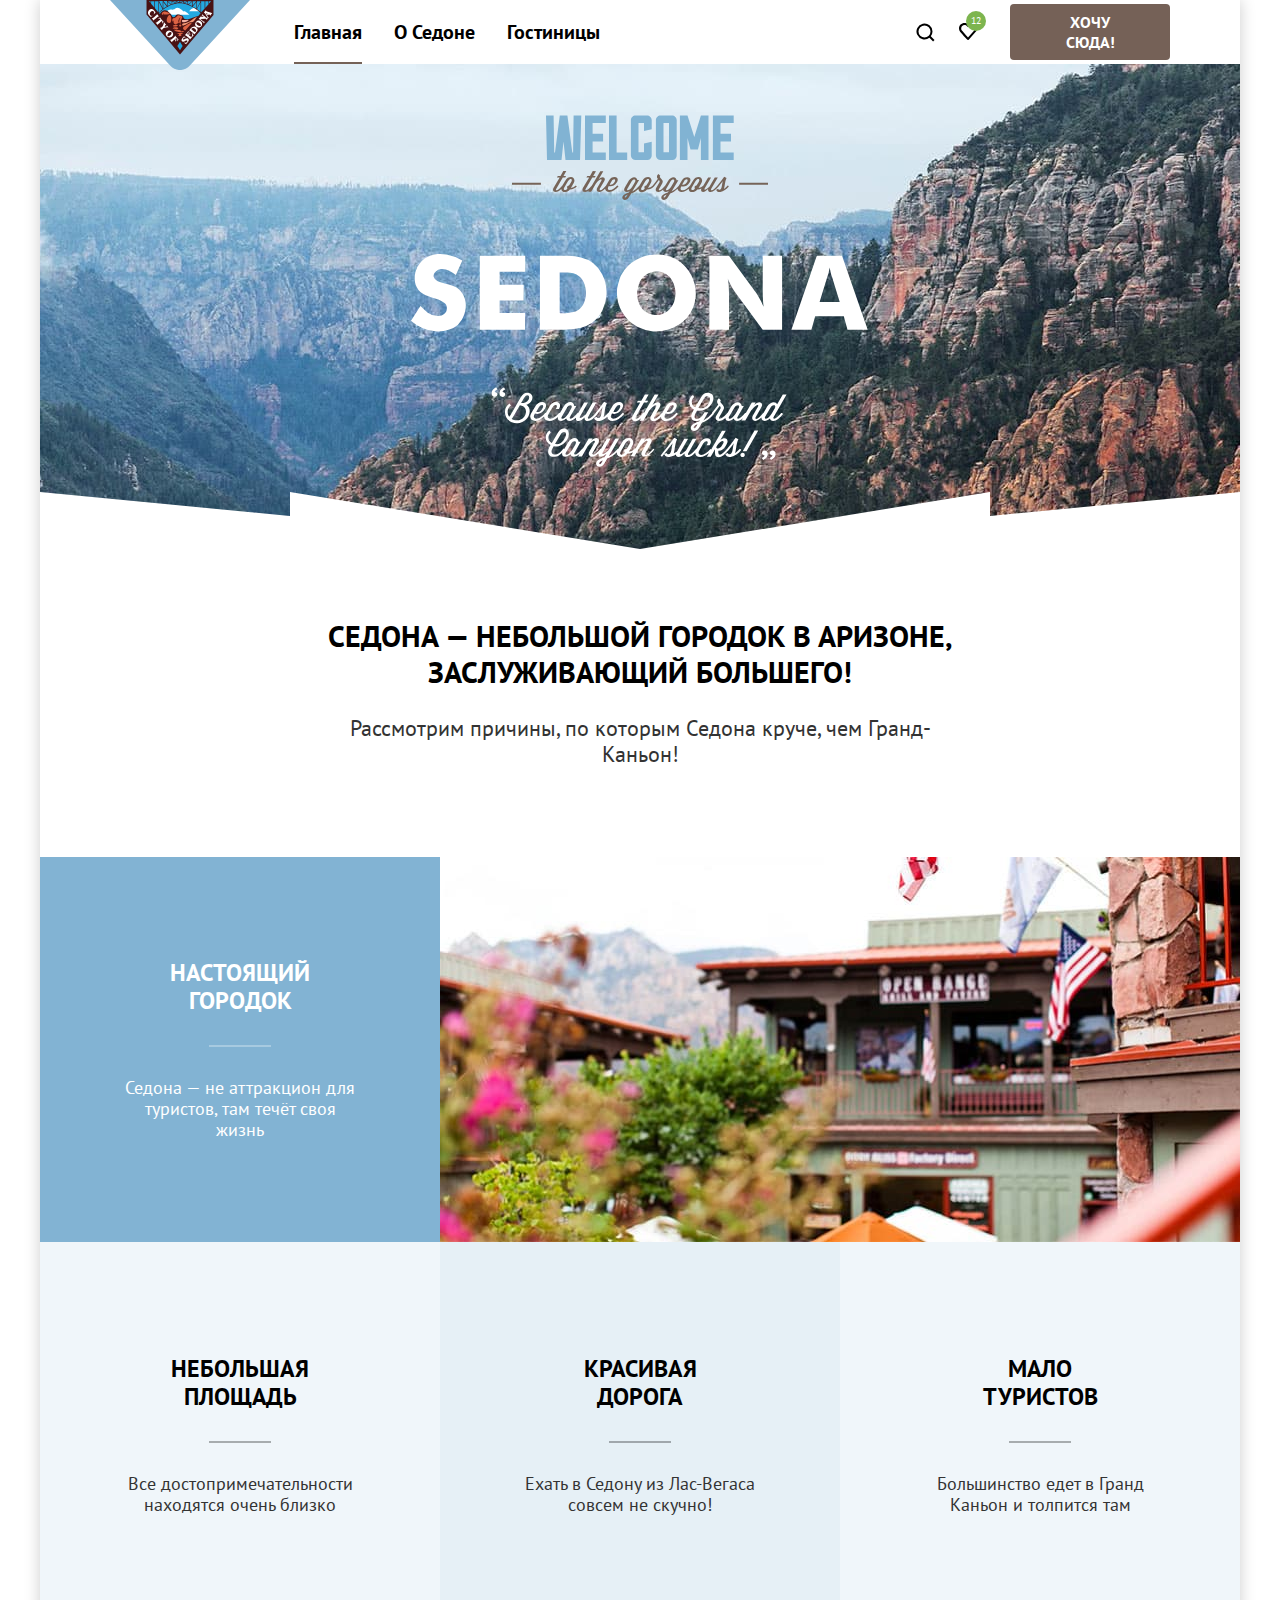
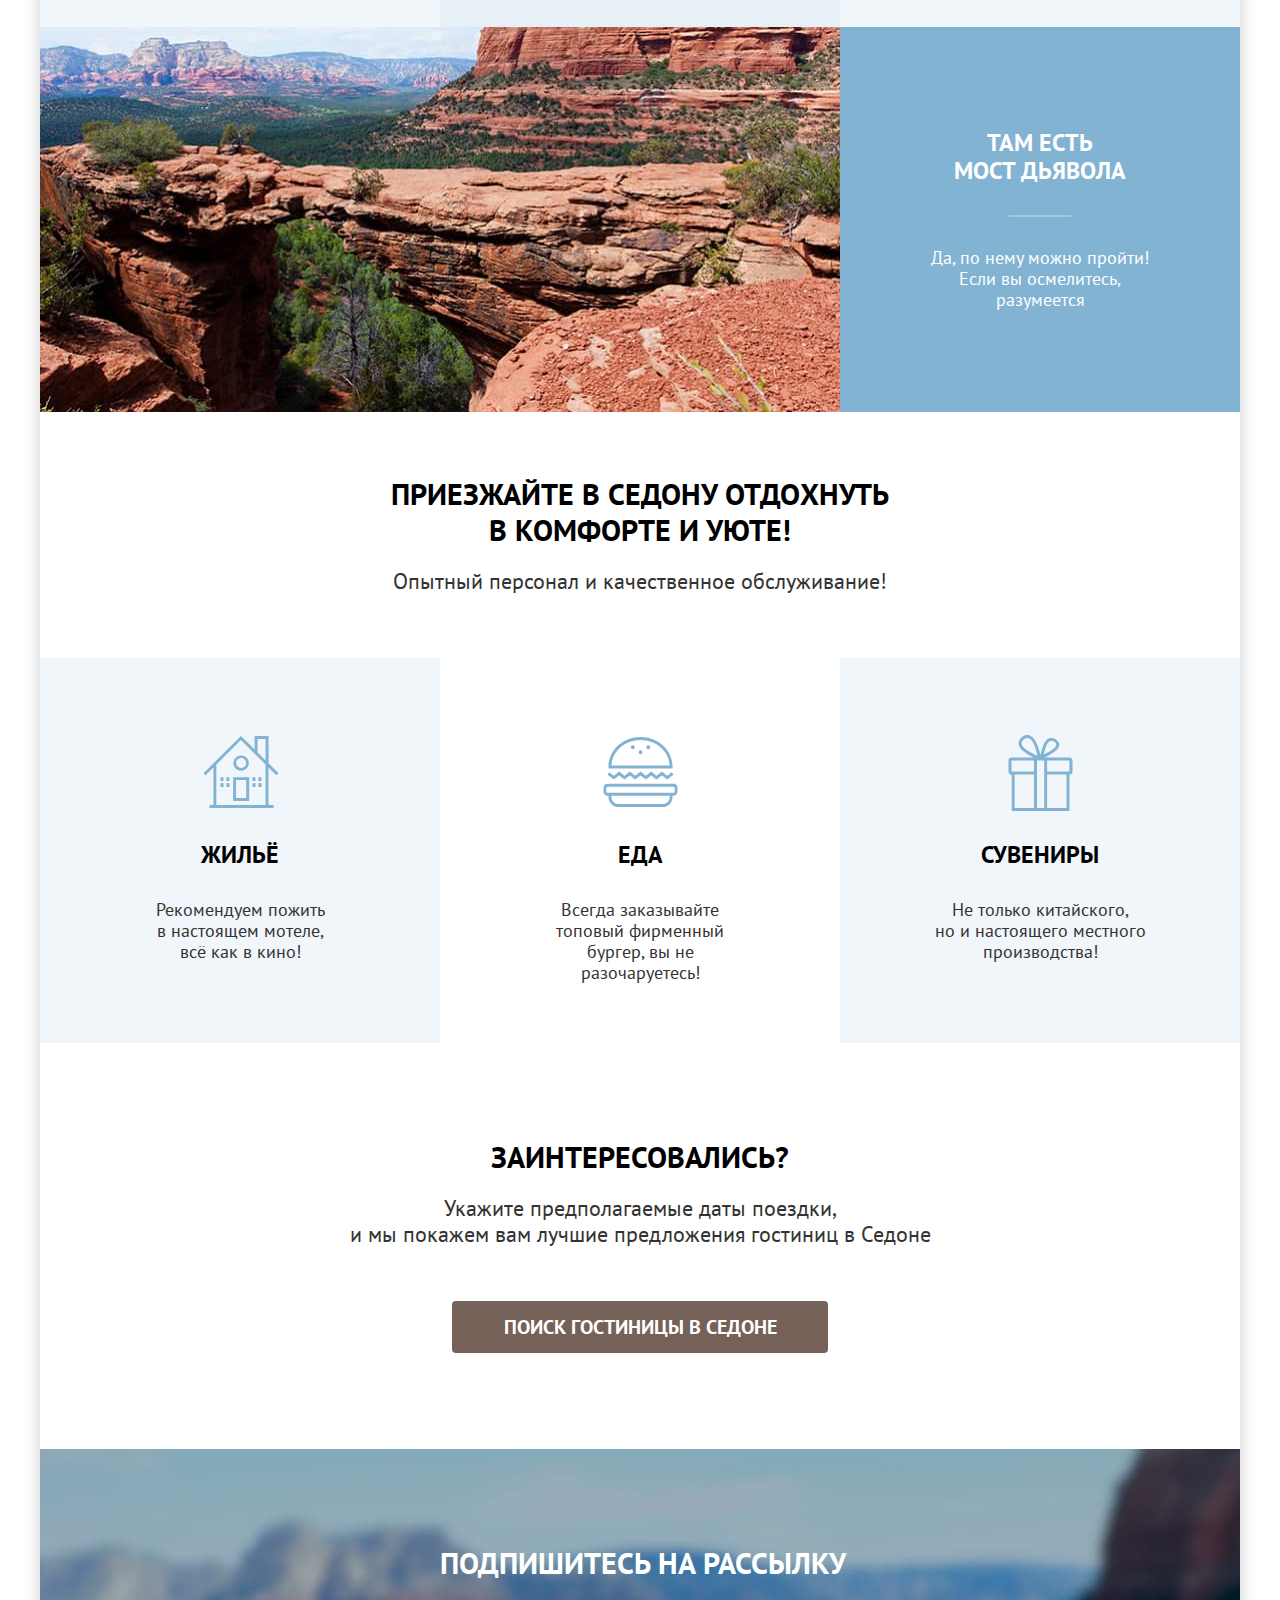
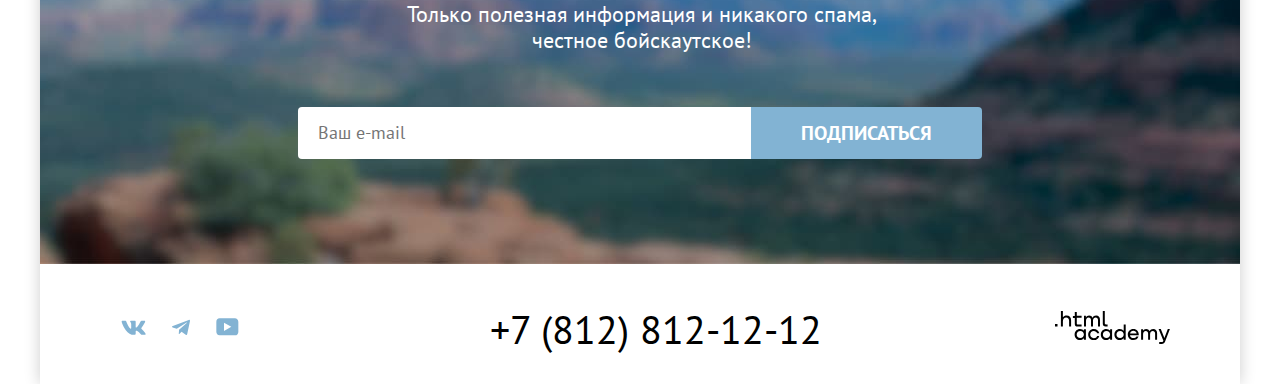
<file: index.html>
<!DOCTYPE html>
<html lang="ru">
  <head>
    <meta charset="utf-8">
    <title>HTML Academy: Седона</title>
    <link rel="stylesheet" href="style/style.css">
    <link rel="icon" href="favicon.ico" sizes="32x32">
  </head>
  <body>
    <header class="page-header" data-test="header">
      <nav class="navigation">
        <div class="navigation-frame-menu">
          <a class="logo" href="index.html">
            <img src="images/index/logo.svg" width="140" height="70" alt="Логотип Седона">
          </a>
          <ul class="nav-list-frame-menu">
            <li class="nav-item">
              <a class="nav-link nav-link-menu nav-link-active heading-heading4 removing-overflow" href="index.html">
                Главная
              </a>
            </li>
            <li class="nav-item">
              <a class="nav-link nav-link-menu heading-heading4 removing-overflow" href="#part1">
                О Седоне
              </a>
            </li>
            <li class="nav-item">
              <a class="nav-link nav-link-menu heading-heading4 removing-overflow" href="catalog.html">
                Гостиницы
              </a>
            </li>
          </ul>
        </div>
        <div class="navigation-custom-menu">
          <ul class="nav-list-custom-menu">
            <li class="nav-item-search">
              <a class="nav-link nav-link-search" href="#">
                <span class="visually-hidden">
                  Поиск
                </span>
              </a>
            </li>
            <li class="nav-item-heart">
              <a class="nav-link nav-link-heart" href="#">
                <span class="visually-hidden">
                  Избранное
                </span>
                <span class="heart-twelve">
                  12
                </span>
              </a>
            </li>
            <li class="nav-item-button">
                <button class="nav-button button-small" type="button">Хочу сюда!</button>
            </li>
          </ul>
        </div>
      </nav>
    </header>
    <main class="main-index" data-test="main">
      <section class="welcome-to-sedona">
        <h1 class="visually-hidden">Седона - городок в Аризоне</h1>
        <img class="image-welcome" src="images/index/welcome.svg" width="458" height="352" alt="Приветственная надпись Седона">
        <img src="images/index/welcome_divider.svg" width="1200" height="57" alt="Маска фона">
      </section>
      <section class="about-sedona" data-test="advantages">
        <div class="about-sedona-div">
          <h2 class="about-sedona-title heading-heading2 removing-overflow">Седона — небольшой городок в Аризоне, заслуживающий большего!</h2>
          <p class="about-sedona-text-basic text-basic removing-overflow">Рассмотрим причины, по которым Седона круче, чем Гранд-Каньон!</p>
        </div>
        <ul class="about-sedona-list" id="part1">
          <li class="sedona-tile background-basic-3">
            <div class="about-sedona-item">
              <h3 class="about-sedona-subtitle texts-background-deafault heading-heading3 removing-overflow">Настоящий городок</h3>
              <hr class="about-sedona-hr">
              <p class="about-sedona-text texts-background-deafault text-blocks">Седона — не аттракцион для туристов, там течёт своя жизнь</p>
            </div>
            <div class="about-sedona-item-img">
              <img class="image-about-sedona" src="images/index/advantages_1_line.jpg" width="800" height="385" alt="Картинка городка Седона">
            </div>
          </li>
          <li class="sedona-tile background-second-1">
            <div class="about-sedona-item">
              <h3 class="about-sedona-subtitle heading-heading3 removing-overflow">Небольшая площадь</h3>
              <hr class="about-sedona-hr hr">
              <p class="about-sedona-text text-blocks">Все достопримечательности находятся очень близко</p>
            </div>
          </li>
          <li class="sedona-tile background-second-2">
            <div class="about-sedona-item">
              <h3 class="about-sedona-subtitle heading-heading3 removing-overflow">Красивая дорога</h3>
              <hr class="about-sedona-hr hr">
              <p class="about-sedona-text text-blocks">Ехать в Седону из Лас-Вегаса совсем не скучно!</p>
            </div>
          </li>
          <li class="sedona-tile background-second-1">
            <div class="about-sedona-item">
              <h3 class="about-sedona-subtitle heading-heading3 removing-overflow">Мало туристов</h3>
              <hr class="about-sedona-hr hr">
              <p class="about-sedona-text text-blocks">Большинство едет в Гранд Каньон и толпится там</p>
            </div>
          </li>
          <li class="sedona-tile background-basic-3">
            <div class="about-sedona-item sedona-tile-img">
              <h3 class="about-sedona-subtitle texts-background-deafault heading-heading3">Там есть <br>мост дьявола</h3>
              <hr class="about-sedona-hr">
              <p class="about-sedona-text texts-background-deafault text-blocks">Да, по нему можно пройти! Если вы осмелитесь, разумеется</p>
            </div>
            <div class="about-sedona-item-img">
              <img class="image-about-sedona" src="images/index/advantages_3_line.jpg" width="800" height="385" alt="Картинка гор">
            </div>
          </li>
        </ul>
      </section>
      <article class="article">
        <h2 class="article-subtitle heading-heading2 removing-overflow">Приезжайте в Седону отдохнуть в комфорте и уюте!</h2>
        <p class="article-text text-basic removing-overflow">Опытный персонал и качественное обслуживание!</p>
      </article>
      <section class="advantages" data-test="service">
        <ul class="advantages-list">
          <li class="advantages-item background-second-1 advantages-block-home">
            <h3 class="advantages-subtitle heading-heading3 removing-overflow">Жильё</h3>
            <p class="advantages-text text-home text-blocks removing-overflow">Рекомендуем пожить в настоящем мотеле, всё как в кино!</p>
          </li>
          <li class="advantages-item advantages-block-food">
            <h3 class="advantages-subtitle heading-heading3 removing-overflow">Еда</h3>
            <p class="advantages-text text-food text-blocks removing-overflow">Всегда заказывайте <br> топовый фирменный бургер, вы не разочаруетесь!</p>
          </li>
          <li class="advantages-item background-second-1 advantages-block-souvenirs">
            <h3 class="advantages-subtitle heading-heading3 removing-overflow">Сувениры</h3>
            <p class="advantages-text text-souvenirs text-blocks removing-overflow">Не только китайского, <br> но и настоящего местного производства!</p>
          </li>
        </ul>
      </section>
      <article class="article-interested" data-test="search">
        <h2 class="article-interested-subtitle heading-heading2 removing-overflow">Заинтересовались?</h2>
        <p class="article-interested-text text-basic removing-overflow">Укажите предполагаемые даты поездки, <br> и мы покажем вам лучшие предложения гостиниц в Седоне</p>
        <button type="button" tabindex="0" class="article-button button-big">Поиск гостиницы в Седоне</button>
      </article>
      <section class="subscribe" data-test="subscribe">
        <h3 class="subscribe-subtitle heading-heading2 removing-overflow">Подпишитесь на рассылку</h3>
        <p class="subscribe-text text-basic removing-overflow">Только полезная информация и никакого спама, честное бойскаутское!</p>
        <form class="form-subscribe" action="https://echo.htmlacademy.ru/" method="get">
          <label class="visually-hidden" for="input-subscribe">
            Введите ваш e-mail
          </label>
          <input class="input-subscribe" type="email" name="email" id="input-subscribe" placeholder="Ваш e-mail" required>
          <button class="subscribe-button button-big" type="submit" >
            Подписаться
          </button>
        </form>
      </section>
    </main>
    <footer class="index-footer" data-test="footer">
      <div class="footer-block">
        <ul class="footer-list">
          <li class="footer-item">
            <a class="footer-link" href="https://vk.com/htmlacademy">
              <svg class="link-icon" width="25" height="15" viewBox="0 0 25 15" fill="#83B3D3" xmlns="http://www.w3.org/2000/svg" role="img" aria-label="переход на страницу htmlacademy во вконтакте">
                <path fill-rule="evenodd" clip-rule="evenodd" d="M24.1164 1.80445C24.2824 1.25845 24.1164 0.856445 23.3214 0.856445H20.6964C20.0284 0.856445 19.7204 1.20345 19.5534 1.58645C19.5534 1.58645 18.2184 4.78245 16.3274 6.85845C15.7154 7.46045 15.4374 7.65145 15.1034 7.65145C14.9364 7.65145 14.6854 7.46045 14.6854 6.91345V1.80445C14.6854 1.14845 14.5014 0.856445 13.9454 0.856445H9.81738C9.40038 0.856445 9.14938 1.16045 9.14938 1.44945C9.14938 2.07045 10.0954 2.21445 10.1924 3.96245V7.76045C10.1924 8.59345 10.0394 8.74444 9.70538 8.74444C8.81538 8.74444 6.65038 5.53345 5.36538 1.85945C5.11638 1.14445 4.86438 0.856445 4.19338 0.856445H1.56638C0.816382 0.856445 0.666382 1.20345 0.666382 1.58645C0.666382 2.26845 1.55638 5.65645 4.81138 10.1374C6.98138 13.1974 10.0364 14.8564 12.8194 14.8564C14.4884 14.8564 14.6944 14.4884 14.6944 13.8534V11.5404C14.6944 10.8034 14.8524 10.6564 15.3814 10.6564C15.7714 10.6564 16.4384 10.8484 17.9964 12.3234C19.7764 14.0724 20.0694 14.8564 21.0714 14.8564H23.6964C24.4464 14.8564 24.8224 14.4884 24.6064 13.7604C24.3684 13.0364 23.5184 11.9854 22.3914 10.7384C21.7794 10.0284 20.8614 9.26345 20.5824 8.88045C20.1934 8.38945 20.3044 8.17044 20.5824 7.73345C20.5824 7.73345 23.7824 3.30745 24.1154 1.80445H24.1164Z"/>
              </svg>
            </a>
          </li>
          <li class="footer-item">
            <a class="footer-link" href="https://t.me/htmlacademy ">
              <svg class="link-icon" width="18" height="17" viewBox="0 0 18 17" fill="#83B3D3" xmlns="http://www.w3.org/2000/svg" role="img" aria-label="переход на страницу htmlacademy в телеграме">
                <path d="M16.785 0.955705L0.840489 7.1042C-0.247661 7.54126 -0.241365 8.14828 0.640845 8.41897L4.73445 9.69597L14.2058 3.72014C14.6537 3.44766 15.0629 3.59424 14.7265 3.89281L7.05283 10.8183H7.05103L7.05283 10.8192L6.77045 15.0387C7.18413 15.0387 7.36669 14.8489 7.59871 14.625L9.58705 12.6915L13.7229 15.7464C14.4855 16.1664 15.0332 15.9506 15.2229 15.0405L17.9379 2.2453C18.2158 1.13107 17.5126 0.626562 16.785 0.955705Z"/>
              </svg>
            </a>
          </li>
          <li class="footer-item">
            <a class="footer-link" href="https://t.me/htmlacademy ">
              <svg class="link-icon" width="23" height="18" viewBox="0 0 23 18" fill="#83B3D3" xmlns="http://www.w3.org/2000/svg" role="img" aria-label="переход на страницу htmlacademy в ютубе">
                <path d="M18.9402 0.356445H3.50738C1.64668 0.356445 0.333252 1.9502 0.333252 3.75645V13.8502C0.333252 15.7627 1.64668 17.3564 3.50738 17.3564H19.1591C20.8009 17.3564 22.3333 15.7627 22.3333 13.9564V3.75645C22.1143 1.9502 20.8009 0.356445 18.9402 0.356445ZM7.99494 12.8939V4.81894L15.3283 8.85645L7.99494 12.8939Z"/>
              </svg>
            </a>
          </li>
        </ul>
        <a class="footer-phone text-phone" href="tel:+74956660266">+7 (812) 812-12-12</a>
        <a class="footer-logo-link" href="https://htmlacademy.ru/intensive/htmlcss">
          <svg class="footer-logo" width="115" height="33" viewBox="0 0 115 33" fill="black" xmlns="http://www.w3.org/2000/svg" role="img" aria-label="переход на сайт htmlacademy">
            <path fill-rule="evenodd" clip-rule="evenodd" d="M7.9999 6.2C8.7999 5.2 9.9999 4.5 11.5999 4.5C14.2999 4.5 16.1999 6.4 16.0999 9.4V15.5H14.0999V9.8C14.0999 8 12.9999 6.6 11.1999 6.6C9.1999 6.6 7.8999 8.1 7.8999 10.2V15.5H5.8999V0H7.8999V6.2H7.9999ZM0 15.5V12.9H2.5V15.5H0ZM26.5999 4.79998H21.7999V1.09998H19.7999V4.89998H17.8999V6.89998H19.7999V12.9C19.7999 14.6 20.7999 15.6 22.4999 15.6H26.5999V13.6H22.8999C22.1999 13.6 21.7999 13.2 21.7999 12.5V6.79998H26.5999V4.79998ZM37.6 6.69998C38.2 5.39998 39.5 4.59998 41.1 4.59998C43.6 4.59998 45.1 6.39998 45 8.89997V15.4H43V9.09998C43 7.49998 42.1 6.49998 40.6 6.49998C39.4 6.49998 38 7.39998 38 9.79998V15.4H36V9.09998C36 7.49998 35.1 6.49998 33.6 6.49998C32 6.49998 31 7.99998 31 9.99998V15.4H29V4.79998H30.9V6.39998H31C31.6 5.39998 32.7 4.59998 34.1 4.59998C35.7 4.59998 36.9 5.49998 37.5 6.69998H37.6ZM47.8 12.7C47.8 14.4 48.8 15.4 50.6 15.4H52.6V13.4H50.9001C50.2001 13.4 49.8 13 49.8 12.3V0H47.8V12.7ZM25.0001 17.9C26.7001 17.9 28.0001 18.6 28.9001 19.7V18.2H30.9001V28.8H28.9001V27.2H28.8001C28.0001 28.3 26.8001 29.1 25.0001 29.1C21.9001 29.1 19.6001 26.8 19.6001 23.5C19.6001 20.2 21.9001 17.9 25.0001 17.9ZM21.7001 23.5C21.7001 25.5 23.1001 27.1 25.3001 27.1C27.5001 27.1 28.9001 25.4 28.9001 23.5C28.9001 21.5 27.5001 19.9 25.3001 19.9C23.1001 19.9 21.7001 21.5 21.7001 23.5ZM44.2 22C43.7 19.6 41.5999 17.9 38.7999 17.9C35.3999 17.9 33.2 20.4 33.2 23.5C33.2 26.6 35.3999 29.1 38.7999 29.1C41.5999 29.1 43.7 27.3 44.2 24.9H42.0999C41.7 26.2 40.3999 27.2 38.7999 27.2C36.5999 27.2 35.2 25.6 35.2 23.6C35.2 21.6 36.5999 20 38.7999 20C40.3999 20 41.5999 21 42.0999 22.2H44.2V22ZM51.2001 17.9C52.9001 17.9 54.2001 18.6 55.1 19.7V18.2H57.1V28.8H55.1V27.2H55C54.2001 28.3 53 29.1 51.2001 29.1C48.1001 29.1 45.8 26.8 45.8 23.5C45.8 20.2 48.1001 17.9 51.2001 17.9ZM47.9001 23.5C47.9001 25.5 49.3 27.1 51.5 27.1C53.6 27.1 55.1 25.4 55.1 23.5C55.1 21.5 53.7001 19.9 51.5 19.9C49.3 19.9 47.9001 21.5 47.9001 23.5ZM68.6999 19.8C67.7999 18.7 66.4999 17.9 64.7999 17.9C61.6999 17.9 59.3999 20.2 59.3999 23.5C59.3999 26.8 61.5999 29.1 64.7999 29.1C66.4999 29.1 67.7999 28.3 68.5999 27.3H68.6999V28.8H70.6999V13.4H68.6999V19.8ZM65.0999 27.1C62.8999 27.1 61.4999 25.5 61.4999 23.5C61.4999 21.5 62.8999 19.9 65.0999 19.9C67.2999 19.9 68.6999 21.5 68.6999 23.5C68.5999 25.5 67.1999 27.1 65.0999 27.1ZM72.8 23.5C72.8 20.4 75 17.9 78.3 17.9C81.8 17.9 84 20.6 83.8 24.2H75C75.1 25.8 76.5 27.1 78.4 27.1C79.8 27.1 80.9 26.5 81.4 25.5H83.5C82.8 27.8 80.8 29.1 78.3 29.1C74.9 29.1 72.8 26.5 72.8 23.5ZM81.6 22.4C81.3 20.8 80 19.8 78.3 19.8C76.6001 19.8 75.4 20.9 75.1 22.4H81.6ZM98.2001 17.9C96.6001 17.9 95.3001 18.7 94.6001 19.9H94.5001C93.9001 18.7 92.7001 17.9 91.1001 17.9C89.7001 17.9 88.6001 18.6 88.0001 19.7V18.2H86.1001V28.8H88.1001V23.4C88.1001 21.4 89.1001 20 90.7001 19.9C92.2001 19.9 93.1001 20.9 93.1001 22.5V28.8H95.1001V23.2C95.1001 20.8 96.5001 19.9 97.7001 19.9C99.2001 19.9 100.1 20.9 100.1 22.5V28.8H102.1V22.3C102.2 19.7 100.7 17.9 98.2001 17.9ZM105.8 18.1L109.4 27L112.8 18.1H114.9L110.2 30.3C109.5 32.1 108.5 32.9 106.7 32.9H104.2V30.9H106.7C107.7 30.9 108.1 30.6 108.4 29.7L103.6 18.1H105.8Z"/>
          </svg>
        </a>
      </div>
    </footer>
    <!--модальное окно-->
    <div class="modal-container" data-test="modal">
      <div class="modal-window">
        <h3 class="modal-window-subtitle heading-heading2 removing-overflow">Поиск гостиницы в Седоне</h3>
        <button class="modal-window-button modal-window-close" type="button" tabindex="0">
          <span class="visually-hidden">Закрыть</span>
          <svg class="modal-window-button-close" width="15" height="15" viewBox="0 0 15 15" fill="#000000" xmlns="http://www.w3.org/2000/svg" role="img" aria-label="закрыть модальное окно">
            <path d="M14.4905 1.78288L13.1982 0.49057L7.49048 6.19826L1.78279 0.49057L0.490479 1.78288L6.19817 7.49057L0.490479 13.1983L1.78279 14.4906L7.49048 8.78288L13.1982 14.4906L14.4905 13.1983L8.78279 7.49057L14.4905 1.78288Z"/>
          </svg>
        </button>
        <form action="https://echo.htmlacademy.ru/" method="post">
          <div class="arrangement-of-elements">
            <div class="arrival-date-elements">
              <label class="arrival-date-label heading-heading4" for="date-check">Дата Заезда:</label>
              <input class="arrival-date-input" type="text" name="arrival-date-check" id="date-check" value="27 апреля 2020" required>
              <svg class="arrival-date-input-img" width="20" height="20" viewBox="0 0 20 20" fill="none" xmlns="http://www.w3.org/2000/svg" role="img" aria-label="календарь">
                <g opacity="0.3">
                <path d="M7.75 12C8.05 12 8.25 11.8 8.25 11.5C8.25 11.2 8.05 11 7.75 11C7.45 11 7.25 11.2 7.25 11.5C7.25 11.8 7.45 12 7.75 12Z" fill="black"/>
                <path d="M17 4H15V2H14V4H6V2H5V4H3C2.4 4 2 4.4 2 5V16C2 16.5 2.4 17 3 17H17C17.5 17 18 16.5 18 16V5C18 4.4 17.5 4 17 4ZM17 16H3V9H17V16ZM3 8V5H5V7H6V5H14V7H15V5H17V8H3Z" fill="black"/>
                <path d="M10 12C10.3 12 10.5 11.8 10.5 11.5C10.5 11.2 10.3 11 10 11C9.7 11 9.5 11.2 9.5 11.5C9.5 11.8 9.7 12 10 12Z" fill="black"/>
                <path d="M12.25 12C12.55 12 12.75 11.8 12.75 11.5C12.75 11.2 12.55 11 12.25 11C11.95 11 11.75 11.2 11.75 11.5C11.75 11.8 11.95 12 12.25 12Z" fill="black"/>
                <path d="M7.75 13C7.45 13 7.25 13.2 7.25 13.5C7.25 13.8 7.45 14 7.75 14C8.05 14 8.25 13.8 8.25 13.5C8.25 13.2 8.05 13 7.75 13Z" fill="black"/>
                <path d="M5.5 12C5.8 12 6 11.8 6 11.5C6 11.2 5.8 11 5.5 11C5.2 11 5 11.2 5 11.5C5 11.8 5.2 12 5.5 12Z" fill="black"/>
                <path d="M5.5 13C5.2 13 5 13.2 5 13.5C5 13.8 5.2 14 5.5 14C5.8 14 6 13.8 6 13.5C6 13.2 5.8 13 5.5 13Z" fill="black"/>
                <path d="M10 13C9.7 13 9.5 13.2 9.5 13.5C9.5 13.8 9.7 14 10 14C10.3 14 10.5 13.8 10.5 13.5C10.5 13.2 10.3 13 10 13Z" fill="black"/>
                <path d="M12.25 13C11.95 13 11.75 13.2 11.75 13.5C11.75 13.8 11.95 14 12.25 14C12.55 14 12.75 13.8 12.75 13.5C12.75 13.2 12.55 13 12.25 13Z" fill="black"/>
                <path d="M14.5 12C14.8 12 15 11.8 15 11.5C15 11.2 14.8 11 14.5 11C14.2 11 14 11.2 14 11.5C14 11.8 14.2 12 14.5 12Z" fill="black"/>
                <path d="M14.5 13C14.2 13 14 13.2 14 13.5C14 13.8 14.2 14 14.5 14C14.8 14 15 13.8 15 13.5C15 13.2 14.8 13 14.5 13Z" fill="black"/>
                </g>
              </svg>
              <span class="arrival-date-text-eror text-small"></span>
            </div>
            <div class="departure-date-elements">
              <label class="date-of-departure-label heading-heading4" for="date-of-departure-check">Дата Выезда:</label>
              <input class="date-of-departure-input" type="text" name="date-of-departure" id="date-of-departure-check" value="1 сентября 2023" required>
              <svg class="date-of-departure-input-img" width="20" height="20" viewBox="0 0 20 20" fill="none" xmlns="http://www.w3.org/2000/svg" role="img" aria-label="календарь">
                <g opacity="0.3">
                <path d="M7.75 12C8.05 12 8.25 11.8 8.25 11.5C8.25 11.2 8.05 11 7.75 11C7.45 11 7.25 11.2 7.25 11.5C7.25 11.8 7.45 12 7.75 12Z" fill="black"/>
                <path d="M17 4H15V2H14V4H6V2H5V4H3C2.4 4 2 4.4 2 5V16C2 16.5 2.4 17 3 17H17C17.5 17 18 16.5 18 16V5C18 4.4 17.5 4 17 4ZM17 16H3V9H17V16ZM3 8V5H5V7H6V5H14V7H15V5H17V8H3Z" fill="black"/>
                <path d="M10 12C10.3 12 10.5 11.8 10.5 11.5C10.5 11.2 10.3 11 10 11C9.7 11 9.5 11.2 9.5 11.5C9.5 11.8 9.7 12 10 12Z" fill="black"/>
                <path d="M12.25 12C12.55 12 12.75 11.8 12.75 11.5C12.75 11.2 12.55 11 12.25 11C11.95 11 11.75 11.2 11.75 11.5C11.75 11.8 11.95 12 12.25 12Z" fill="black"/>
                <path d="M7.75 13C7.45 13 7.25 13.2 7.25 13.5C7.25 13.8 7.45 14 7.75 14C8.05 14 8.25 13.8 8.25 13.5C8.25 13.2 8.05 13 7.75 13Z" fill="black"/>
                <path d="M5.5 12C5.8 12 6 11.8 6 11.5C6 11.2 5.8 11 5.5 11C5.2 11 5 11.2 5 11.5C5 11.8 5.2 12 5.5 12Z" fill="black"/>
                <path d="M5.5 13C5.2 13 5 13.2 5 13.5C5 13.8 5.2 14 5.5 14C5.8 14 6 13.8 6 13.5C6 13.2 5.8 13 5.5 13Z" fill="black"/>
                <path d="M10 13C9.7 13 9.5 13.2 9.5 13.5C9.5 13.8 9.7 14 10 14C10.3 14 10.5 13.8 10.5 13.5C10.5 13.2 10.3 13 10 13Z" fill="black"/>
                <path d="M12.25 13C11.95 13 11.75 13.2 11.75 13.5C11.75 13.8 11.95 14 12.25 14C12.55 14 12.75 13.8 12.75 13.5C12.75 13.2 12.55 13 12.25 13Z" fill="black"/>
                <path d="M14.5 12C14.8 12 15 11.8 15 11.5C15 11.2 14.8 11 14.5 11C14.2 11 14 11.2 14 11.5C14 11.8 14.2 12 14.5 12Z" fill="black"/>
                <path d="M14.5 13C14.2 13 14 13.2 14 13.5C14 13.8 14.2 14 14.5 14C14.8 14 15 13.8 15 13.5C15 13.2 14.8 13 14.5 13Z" fill="black"/>
                </g>
              </svg>
              <span class="date-of-departure-text text-small">На эти даты есть свободные номера. Пока есть.</span>
            </div>
            <div class="adults-children-elements">
              <label class="adults-label heading-heading4" for="adults-check">Взрослые:</label>
              <div class="adults">
                <button class="button-minus" type="button" onclick="handleChangeCount('adults-check', 'minus')">
                  <svg class="button-plus-minus-img" width="14" height="2" viewBox="0 0 14 2" fill="#756157" fill-opacity="0.3" xmlns="http://www.w3.org/2000/svg" role="img" aria-label="кнопка увеличить">
                    <path d="M0 0L0 2L14 2V0L0 0Z"/>
                  </svg>
                </button>
                <input class="adults-children-input" type="number" name="adults" id="adults-check" value="2">
                <button class="button-plus" type="button" onclick="handleChangeCount('adults-check', 'plus')">
                  <svg class="button-plus-minus-img" width="14" height="14" viewBox="0 0 14 14" fill="#756157" fill-opacity="0.3" xmlns="http://www.w3.org/2000/svg" role="img" aria-label="кнопка уменьшить">
                    <path d="M14 6H8V0H6V6H0V8H6V14H8V8H14V6Z"/>
                    </svg>
                </button>
              </div>
              <label class="children-label heading-heading4" for="children-check">Дети:</label>
              <button type="button" class="children-button">i</button>
              <div class="pop-up-window">
                <div class="rectangle">
                  <p class="rectangle-text">
                    Укажите количество детей, которые будут с вами, возраст которых от 6 до 18 лет. Дети до 6 лет размещаются бесплатно.
                  </p>
                </div>
              </div>
              <div class="children">
                <button class="button-minus" type="button" onclick="handleChangeCount('children-check', 'minus')">
                  <svg class="button-plus-minus-img" width="14" height="2" viewBox="0 0 14 2" fill="#756157" fill-opacity="0.3" xmlns="http://www.w3.org/2000/svg" role="img" aria-label="кнопка увеличить">
                    <path d="M0 0L0 2L14 2V0L0 0Z"/>
                  </svg>
                </button>
                <input class="adults-children-input" type="number" name="children" id="children-check" value="2">
                <button class="button-plus" type="button" onclick="handleChangeCount('children-check', 'plus')">
                  <svg class="button-plus-minus-img" width="14" height="14" viewBox="0 0 14 14" fill="#756157" fill-opacity="0.3" xmlns="http://www.w3.org/2000/svg" role="img" aria-label="кнопка уменьшить">
                    <path d="M14 6H8V0H6V6H0V8H6V14H8V8H14V6Z"/>
                    </svg>
                </button>
              </div>
              <button class="adults-children-button" type="submit">Найти</button>
            </div>
          </div>
        </form>
      </div>
    </div>
    <script>
      const handleChangeCount = (inputId, action) => {
        const input = document.getElementById(inputId);
        const min = Number(input.min);
        const diff = action === 'minus' ? -1 : 1;
        const newValue = Number(input.value) + diff;
        input.value = newValue < min ? min : newValue;
      }
    </script>
  </body>
</html>
</file>
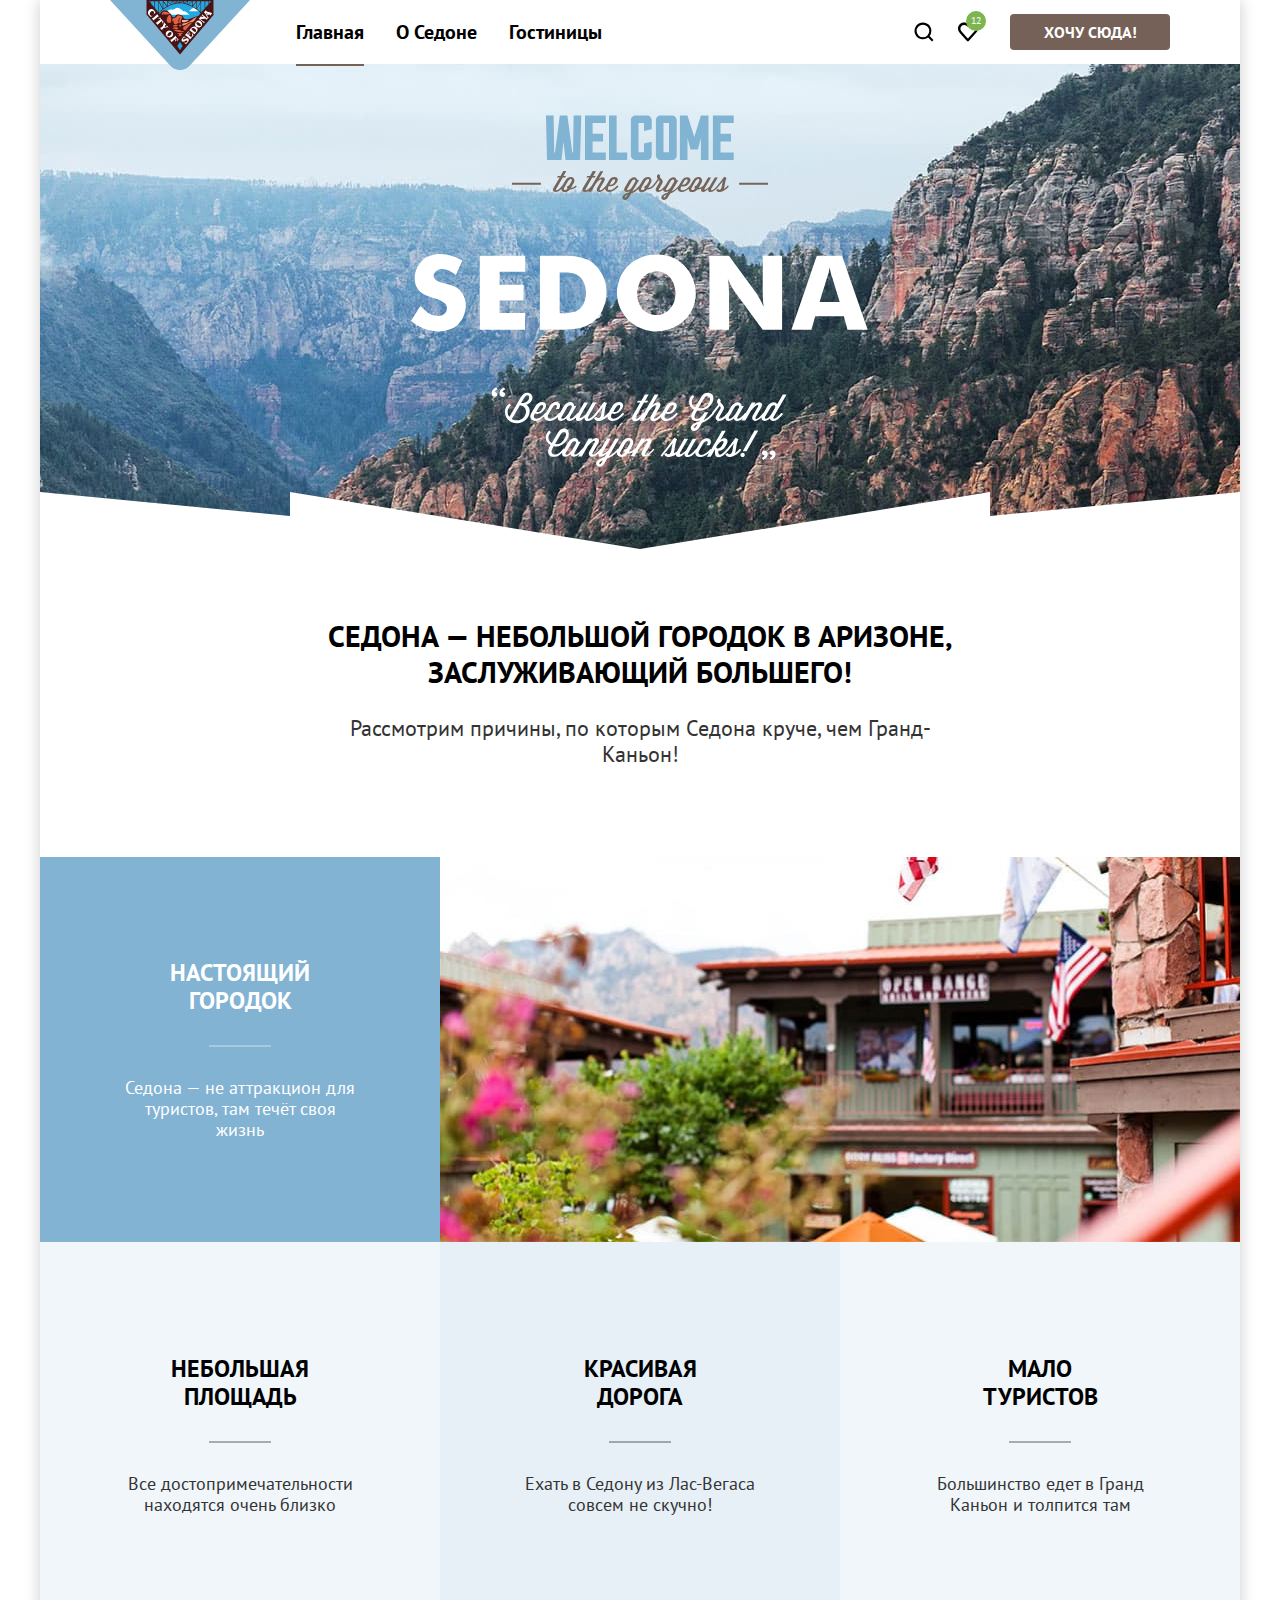
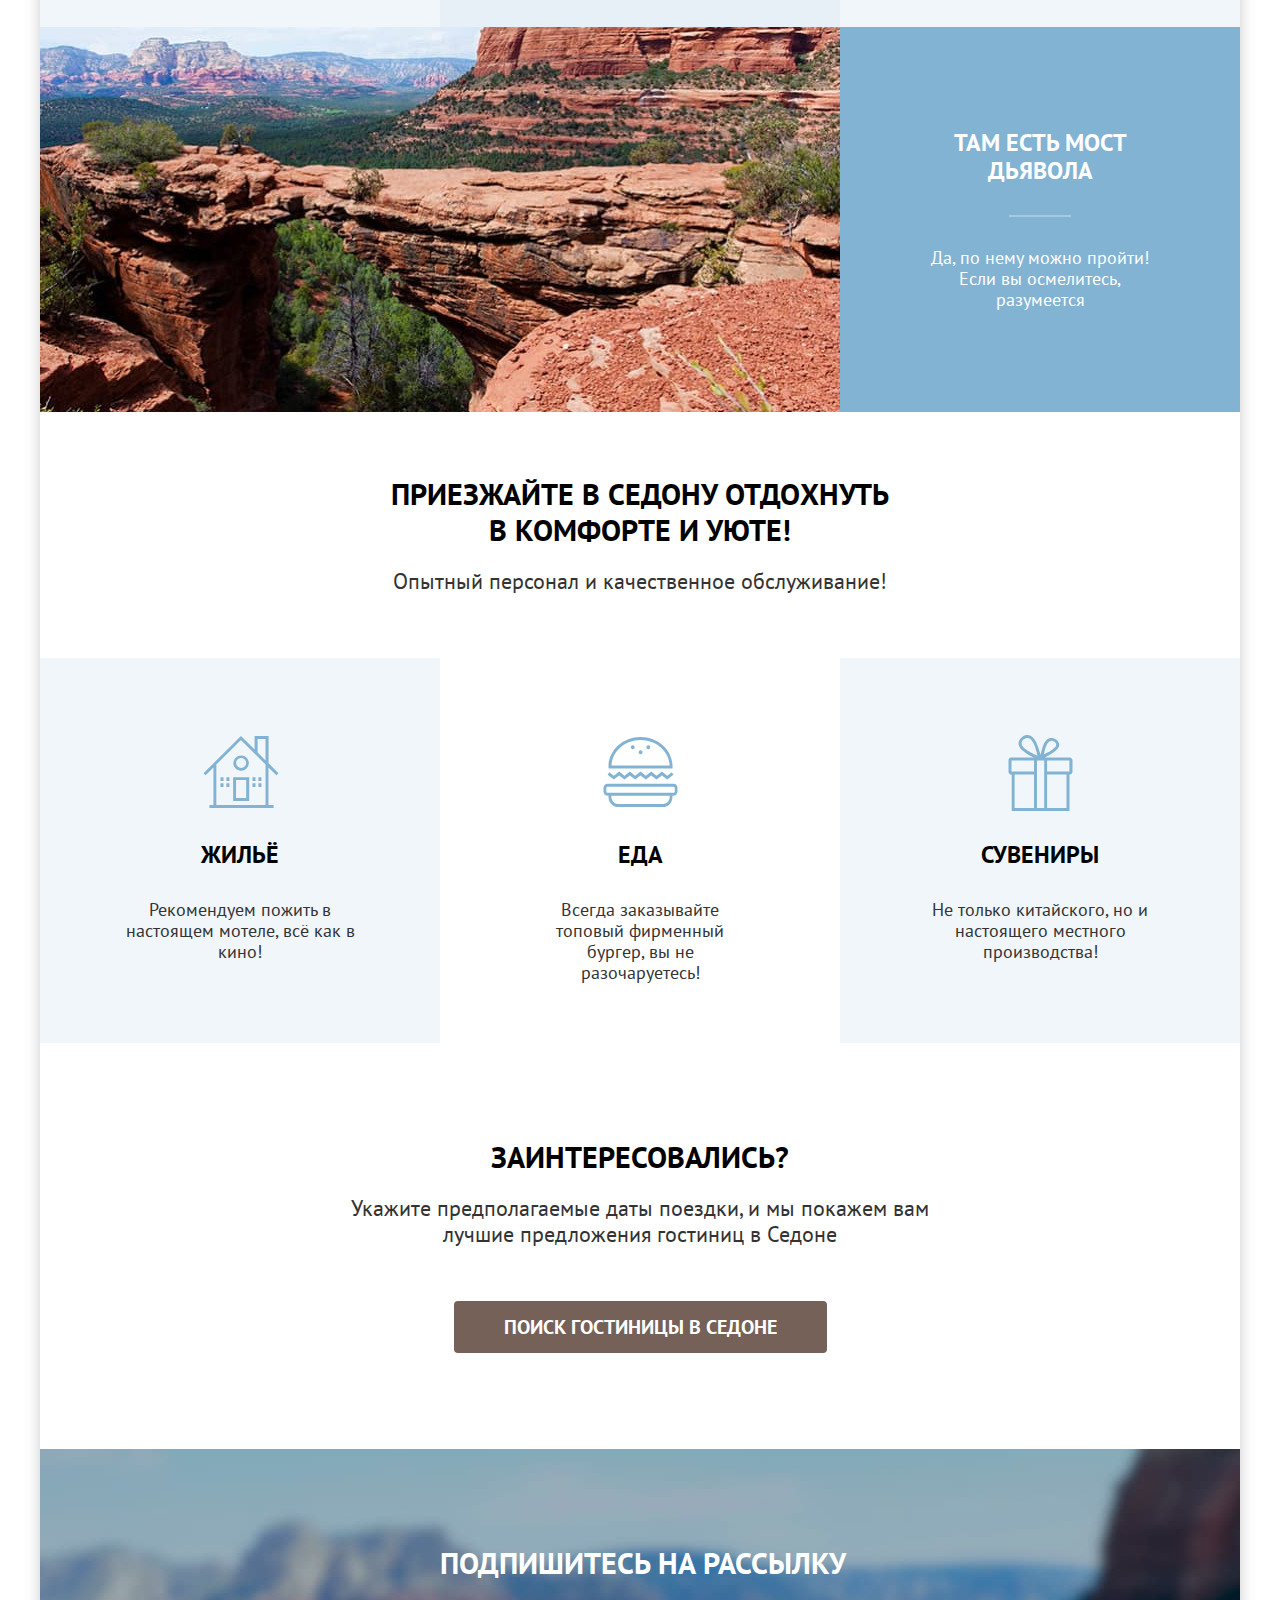
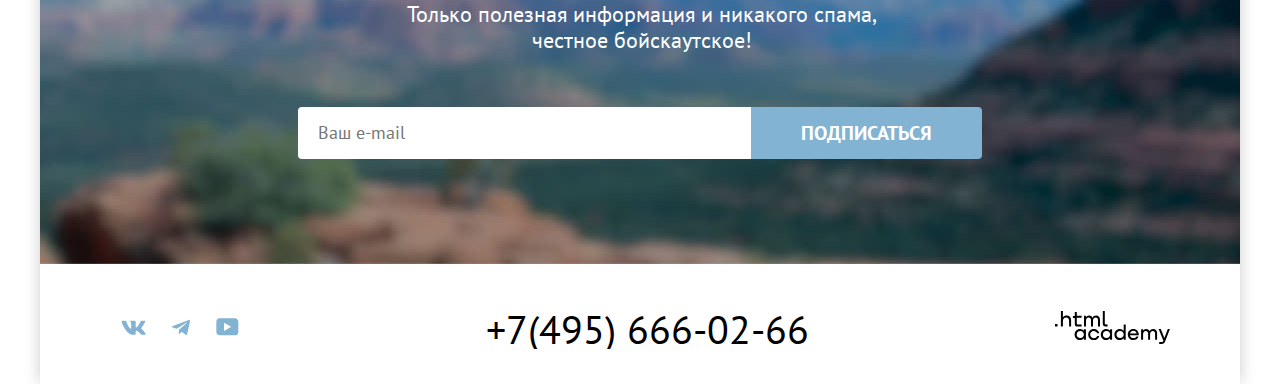
<file: 1/index.html>
<!DOCTYPE html>
<html lang="ru">
  <head>
    <meta charset="utf-8">
    <title>HTML Academy: Седона</title>
    <link rel="stylesheet" href="style/style.css">
    <link rel="icon" href="images/favicon-32x32.png" sizes="32x32">
    <base href="https://htmlacademy-htmlcss.github.io/1029033-sedona-40/1/">
</head>

  <body>

    <header class="page-header" data-test="header">
      <nav class="navigation">
        <div class="navigation-frame-menu">
          <a class="logo" href="index.html">
            <img src="images/index/logo.svg" width="140" height="70" alt="Логотип Седона">
          </a>
          <ul class="nav-list-1">
            <li class="nav-item">
              <a class="nav-link nav-link-menu nav-link-active heading-heading4 removing-overflow" href="index.html">
                Главная
              </a>
            </li>
            <li class="nav-item">
              <a class="nav-link nav-link-menu heading-heading4 removing-overflow" href="#part1">
                О Седоне
              </a>
            </li>
            <li class="nav-item">
              <a class="nav-link nav-link-menu heading-heading4 removing-overflow" href="catalog.html">
                Гостиницы
              </a>
            </li>


          </ul>
        </div>
        <div class="navigation-custom-menu">
          <ul class="nav-list-2">
            <li class="nav-item-search">
              <a class="nav-link nav-link-search" href="#">
                <img class="search" src="images/index/search.svg" width="20" height="20" alt="Поиск">
                <span class="visually-hidden">
                  Поиск
                </span>
              </a>
            </li>

            <li class="nav-item-heart">
              <a class="nav-link nav-link-heart" href="#">
                <img class="heart" src="images/index/heart.svg" width="20" height="20" alt="Избранное">
                <span class="visually-hidden">
                  Избранное
                </span>
                <span class="heart-twelve">
                  12
                </span>
              </a>
            </li>
            <li class="nav-item-button">

                <button class="nav-button button-small" type="button">Хочу сюда!</button>

            </li>
          </ul>
        </div>
      </nav>
    </header>

    <main class="main-index" data-test="main">
      <section class="welcome-to-sedona">
        <img class="image-welcome" src="images/index/welcome.svg" width="458" height="352" alt="Приветсвенная надпись Седона">
        <img src="images/index/welcome_divider.svg" width="1200" height="57" alt="Маска фона">
      </section>

      <section class="about-sedona" data-test="advantages">
        <div class="about-sedona-div">
          <h1 class="about-sedona-title heading-heading2 removing-overflow">Седона — небольшой городок в Аризоне, заслуживающий большего!</h1>
          <p class="about-sedona-text-basic text-basic removing-overflow">Рассмотрим причины, по которым Седона круче, чем Гранд-Каньон!</p>
        </div>
        <ul class="about-sedona-list" id="part1">
          <li class="sedona-tile background-basic-3">
            <div class="about-sedona-item">
              <h3 class="about-sedona-subtitle texts-background-deafault heading-heading3 removing-overflow">Настоящий городок</h3>
              <hr class="about-sedona-hr">
              <p class="about-sedona-text texts-background-deafault text-blocks">Седона — не аттракцион для туристов, там течёт своя жизнь</p>
            </div>
          </li>
          <li class="about-sedona-item-img sedona-tile-img">
            <img class="image-about-sedona" src="images/index/advantages_1_line.jpg" width="800" height="385" alt="Картинка городка Седона">
          </li>
          <li class="sedona-tile background-second-1">
            <div class="about-sedona-item">
              <h3 class="about-sedona-subtitle heading-heading3 removing-overflow">Небольшая площадь</h3>
              <hr class="about-sedona-hr hr">
              <p class="about-sedona-text text-blocks">Все достопримечательности находятся очень близко</p>
            </div>
          </li>
          <li class="sedona-tile background-second-2">
            <div class="about-sedona-item">
              <h3 class="about-sedona-subtitle heading-heading3 removing-overflow">Красивая дорога</h3>
              <hr class="about-sedona-hr hr">
              <p class="about-sedona-text text-blocks">Ехать в Седону из Лас-Вегаса совсем не скучно!</p>
            </div>
            </li>
          <li class="sedona-tile background-second-1">
            <div class="about-sedona-item">
              <h3 class="about-sedona-subtitle heading-heading3 removing-overflow">Мало туристов</h3>
              <hr class="about-sedona-hr hr">
              <p class="about-sedona-text text-blocks">Большинство едет в Гранд Каньон и толпится там</p>
            </div>
            </li>
          <li class="about-sedona-item-img sedona-tile-img">
            <img class="image-about-sedona" src="images/index/advantages_3_line.jpg" width="800" height="385" alt="Картинка гор">
          </li>
          <li class="sedona-tile background-basic-3">
            <div class="about-sedona-item">
              <h3 class="about-sedona-subtitle texts-background-deafault heading-heading3">Там есть мост дьявола</h3>
              <hr class="about-sedona-hr">
              <p class="about-sedona-text texts-background-deafault text-blocks">Да, по нему можно пройти! Если вы осмелитесь, разумеется</p>
            </div>
          </li>
        </ul>
      </section>

      <article class="article">
        <h2 class="article-subtitle heading-heading2 removing-overflow">Приезжайте в Седону отдохнуть в комфорте и уюте!</h2>
        <p class="article-text text-basic removing-overflow">Опытный персонал и качественное обслуживание!</p>
      </article>

      <section class="advantages" data-test="service">
        <ul class="advantages-list">
          <li class="advantages-item background-second-1 advantages-block-home">
            <h3 class="advantages-subtitle heading-heading3 removing-overflow">Жильё</h3>
            <p class="advantages-text text-blocks removing-overflow">Рекомендуем пожить в настоящем мотеле, всё как в кино!</p>
          </li>
          <li class="advantages-item advantages-block-food">
            <h3 class="advantages-subtitle heading-heading3 removing-overflow">Еда</h3>
            <p class="advantages-text text-blocks removing-overflow">Всегда заказывайте топовый фирменный бургер, вы не разочаруетесь!</p>
          </li>
          <li class="advantages-item background-second-1 advantages-block-souvenirs">
            <h3 class="advantages-subtitle heading-heading3 removing-overflow">Сувениры</h3>
            <p class="advantages-text text-blocks removing-overflow">Не только китайского, но и настоящего местного производства!</p>
          </li>

        </ul>
      </section>

      <article class="article-interested" data-test="search">
        <h2 class="article-interested-subtitle heading-heading2 removing-overflow">Заинтересовались?</h2>
        <p class="article-interested-text text-basic removing-overflow">Укажите предполагаемые даты поездки, и мы покажем вам лучшие предложения гостиниц в Седоне</p>
        <button tabindex="0" class="article-button button-big" for="modal-container" >Поиск гостиницы в Седоне</button>
      </article>

      <section class="subscribe" data-test="subscribe">
        <h3 class="subscribe-subtitle heading-heading2 removing-overflow">Подпишитесь на рассылку</h3>
        <p class="subscribe-text text-basic removing-overflow">Только полезная информация и никакого спама, честное бойскаутское!</p>
        <form class="form-subscribe" action="https://echo.htmlacademy.ru/" method="get">
          <input class="input-subscribe" type="email" name="email" placeholder="Ваш e-mail" required>
          <button class="subscribe-button button-big" type="submit" >
            Подписаться
          </button>
        </form>
      </section>

    </main>

    <footer class="index-footer" data-test="footer">
      <div class="footer-block">
        <ul class="footer-list">
          <li class="footer-item">
            <a class="footer-link" href="https://vk.com/htmlacademy">
              <svg class="link-icon" width="25" height="15" viewBox="0 0 25 15" fill="#83B3D3" xmlns="http://www.w3.org/2000/svg">
                <path fill-rule="evenodd" clip-rule="evenodd" d="M24.1164 1.80445C24.2824 1.25845 24.1164 0.856445 23.3214 0.856445H20.6964C20.0284 0.856445 19.7204 1.20345 19.5534 1.58645C19.5534 1.58645 18.2184 4.78245 16.3274 6.85845C15.7154 7.46045 15.4374 7.65145 15.1034 7.65145C14.9364 7.65145 14.6854 7.46045 14.6854 6.91345V1.80445C14.6854 1.14845 14.5014 0.856445 13.9454 0.856445H9.81738C9.40038 0.856445 9.14938 1.16045 9.14938 1.44945C9.14938 2.07045 10.0954 2.21445 10.1924 3.96245V7.76045C10.1924 8.59345 10.0394 8.74444 9.70538 8.74444C8.81538 8.74444 6.65038 5.53345 5.36538 1.85945C5.11638 1.14445 4.86438 0.856445 4.19338 0.856445H1.56638C0.816382 0.856445 0.666382 1.20345 0.666382 1.58645C0.666382 2.26845 1.55638 5.65645 4.81138 10.1374C6.98138 13.1974 10.0364 14.8564 12.8194 14.8564C14.4884 14.8564 14.6944 14.4884 14.6944 13.8534V11.5404C14.6944 10.8034 14.8524 10.6564 15.3814 10.6564C15.7714 10.6564 16.4384 10.8484 17.9964 12.3234C19.7764 14.0724 20.0694 14.8564 21.0714 14.8564H23.6964C24.4464 14.8564 24.8224 14.4884 24.6064 13.7604C24.3684 13.0364 23.5184 11.9854 22.3914 10.7384C21.7794 10.0284 20.8614 9.26345 20.5824 8.88045C20.1934 8.38945 20.3044 8.17044 20.5824 7.73345C20.5824 7.73345 23.7824 3.30745 24.1154 1.80445H24.1164Z"/>
              </svg>
            </a>
          </li>
          <li class="footer-item">
            <a class="footer-link" href="https://t.me/htmlacademy ">
              <svg class="link-icon" width="18" height="17" viewBox="0 0 18 17" fill="#83B3D3" xmlns="http://www.w3.org/2000/svg">
                <path d="M16.785 0.955705L0.840489 7.1042C-0.247661 7.54126 -0.241365 8.14828 0.640845 8.41897L4.73445 9.69597L14.2058 3.72014C14.6537 3.44766 15.0629 3.59424 14.7265 3.89281L7.05283 10.8183H7.05103L7.05283 10.8192L6.77045 15.0387C7.18413 15.0387 7.36669 14.8489 7.59871 14.625L9.58705 12.6915L13.7229 15.7464C14.4855 16.1664 15.0332 15.9506 15.2229 15.0405L17.9379 2.2453C18.2158 1.13107 17.5126 0.626562 16.785 0.955705Z"/>
              </svg>
            </a>
          </li>
          <li class="footer-item">
            <a class="footer-link" href="https://t.me/htmlacademy ">
              <svg class="link-icon" width="23" height="18" viewBox="0 0 23 18" fill="#83B3D3" xmlns="http://www.w3.org/2000/svg">
                <path d="M18.9402 0.356445H3.50738C1.64668 0.356445 0.333252 1.9502 0.333252 3.75645V13.8502C0.333252 15.7627 1.64668 17.3564 3.50738 17.3564H19.1591C20.8009 17.3564 22.3333 15.7627 22.3333 13.9564V3.75645C22.1143 1.9502 20.8009 0.356445 18.9402 0.356445ZM7.99494 12.8939V4.81894L15.3283 8.85645L7.99494 12.8939Z"/>
              </svg>
            </a>
          </li>
        </ul>
        <a class="footer-phone text-phone" href="tel:+74956660266">+7(495) 666-02-66</a>
        <a class="footer-logo-link" href="https://htmlacademy.ru/intensive/htmlcss">
          <svg class="footer-logo" width="115" height="33" viewBox="0 0 115 33" fill="black" xmlns="http://www.w3.org/2000/svg">
            <path fill-rule="evenodd" clip-rule="evenodd" d="M7.9999 6.2C8.7999 5.2 9.9999 4.5 11.5999 4.5C14.2999 4.5 16.1999 6.4 16.0999 9.4V15.5H14.0999V9.8C14.0999 8 12.9999 6.6 11.1999 6.6C9.1999 6.6 7.8999 8.1 7.8999 10.2V15.5H5.8999V0H7.8999V6.2H7.9999ZM0 15.5V12.9H2.5V15.5H0ZM26.5999 4.79998H21.7999V1.09998H19.7999V4.89998H17.8999V6.89998H19.7999V12.9C19.7999 14.6 20.7999 15.6 22.4999 15.6H26.5999V13.6H22.8999C22.1999 13.6 21.7999 13.2 21.7999 12.5V6.79998H26.5999V4.79998ZM37.6 6.69998C38.2 5.39998 39.5 4.59998 41.1 4.59998C43.6 4.59998 45.1 6.39998 45 8.89997V15.4H43V9.09998C43 7.49998 42.1 6.49998 40.6 6.49998C39.4 6.49998 38 7.39998 38 9.79998V15.4H36V9.09998C36 7.49998 35.1 6.49998 33.6 6.49998C32 6.49998 31 7.99998 31 9.99998V15.4H29V4.79998H30.9V6.39998H31C31.6 5.39998 32.7 4.59998 34.1 4.59998C35.7 4.59998 36.9 5.49998 37.5 6.69998H37.6ZM47.8 12.7C47.8 14.4 48.8 15.4 50.6 15.4H52.6V13.4H50.9001C50.2001 13.4 49.8 13 49.8 12.3V0H47.8V12.7ZM25.0001 17.9C26.7001 17.9 28.0001 18.6 28.9001 19.7V18.2H30.9001V28.8H28.9001V27.2H28.8001C28.0001 28.3 26.8001 29.1 25.0001 29.1C21.9001 29.1 19.6001 26.8 19.6001 23.5C19.6001 20.2 21.9001 17.9 25.0001 17.9ZM21.7001 23.5C21.7001 25.5 23.1001 27.1 25.3001 27.1C27.5001 27.1 28.9001 25.4 28.9001 23.5C28.9001 21.5 27.5001 19.9 25.3001 19.9C23.1001 19.9 21.7001 21.5 21.7001 23.5ZM44.2 22C43.7 19.6 41.5999 17.9 38.7999 17.9C35.3999 17.9 33.2 20.4 33.2 23.5C33.2 26.6 35.3999 29.1 38.7999 29.1C41.5999 29.1 43.7 27.3 44.2 24.9H42.0999C41.7 26.2 40.3999 27.2 38.7999 27.2C36.5999 27.2 35.2 25.6 35.2 23.6C35.2 21.6 36.5999 20 38.7999 20C40.3999 20 41.5999 21 42.0999 22.2H44.2V22ZM51.2001 17.9C52.9001 17.9 54.2001 18.6 55.1 19.7V18.2H57.1V28.8H55.1V27.2H55C54.2001 28.3 53 29.1 51.2001 29.1C48.1001 29.1 45.8 26.8 45.8 23.5C45.8 20.2 48.1001 17.9 51.2001 17.9ZM47.9001 23.5C47.9001 25.5 49.3 27.1 51.5 27.1C53.6 27.1 55.1 25.4 55.1 23.5C55.1 21.5 53.7001 19.9 51.5 19.9C49.3 19.9 47.9001 21.5 47.9001 23.5ZM68.6999 19.8C67.7999 18.7 66.4999 17.9 64.7999 17.9C61.6999 17.9 59.3999 20.2 59.3999 23.5C59.3999 26.8 61.5999 29.1 64.7999 29.1C66.4999 29.1 67.7999 28.3 68.5999 27.3H68.6999V28.8H70.6999V13.4H68.6999V19.8ZM65.0999 27.1C62.8999 27.1 61.4999 25.5 61.4999 23.5C61.4999 21.5 62.8999 19.9 65.0999 19.9C67.2999 19.9 68.6999 21.5 68.6999 23.5C68.5999 25.5 67.1999 27.1 65.0999 27.1ZM72.8 23.5C72.8 20.4 75 17.9 78.3 17.9C81.8 17.9 84 20.6 83.8 24.2H75C75.1 25.8 76.5 27.1 78.4 27.1C79.8 27.1 80.9 26.5 81.4 25.5H83.5C82.8 27.8 80.8 29.1 78.3 29.1C74.9 29.1 72.8 26.5 72.8 23.5ZM81.6 22.4C81.3 20.8 80 19.8 78.3 19.8C76.6001 19.8 75.4 20.9 75.1 22.4H81.6ZM98.2001 17.9C96.6001 17.9 95.3001 18.7 94.6001 19.9H94.5001C93.9001 18.7 92.7001 17.9 91.1001 17.9C89.7001 17.9 88.6001 18.6 88.0001 19.7V18.2H86.1001V28.8H88.1001V23.4C88.1001 21.4 89.1001 20 90.7001 19.9C92.2001 19.9 93.1001 20.9 93.1001 22.5V28.8H95.1001V23.2C95.1001 20.8 96.5001 19.9 97.7001 19.9C99.2001 19.9 100.1 20.9 100.1 22.5V28.8H102.1V22.3C102.2 19.7 100.7 17.9 98.2001 17.9ZM105.8 18.1L109.4 27L112.8 18.1H114.9L110.2 30.3C109.5 32.1 108.5 32.9 106.7 32.9H104.2V30.9H106.7C107.7 30.9 108.1 30.6 108.4 29.7L103.6 18.1H105.8Z"/>
          </svg>
        </a>
      </div>
    </footer>


    <!--модальное окно-->
    <input class="article-interested-button-radio visually-hidden" type="checkbox" name="nav-button" id="modal-container">
    <div class="modal-container" data-test="modal">
      <div class="modal-window">
        <h3 class="modal-window-subtitle heading-heading2 removing-overflow">Поиск гостиницы в Седоне</h3>
        <button class="modal-window-button modal-window-close" for="modal-container" tabindex="0">
          <span class="visually-hidden">Закрыть</span>
          <svg class="modal-window-button-close" width="15" height="15" viewBox="0 0 15 15" fill="#000000" xmlns="http://www.w3.org/2000/svg">
            <path d="M14.4905 1.78288L13.1982 0.49057L7.49048 6.19826L1.78279 0.49057L0.490479 1.78288L6.19817 7.49057L0.490479 13.1983L1.78279 14.4906L7.49048 8.78288L13.1982 14.4906L14.4905 13.1983L8.78279 7.49057L14.4905 1.78288Z"/>
          </svg>
        </button>
        <form action="https://echo.htmlacademy.ru/" method="post">
          <div class="arrangement-of-elements">
            <div class="arrival-date-elements">
              <label class="arrival-date-label heading-heading4" for="date-check">Дата Заезда:</label>
              <input class="arrival-date-input" type="text" name="arrival-date-check" id="date-check" placeholder="27 апреля 2020">
              <svg class="arrival-date-input-img" width="20" height="20" viewBox="0 0 20 20" fill="none" xmlns="http://www.w3.org/2000/svg">
                <g opacity="0.3">
                <path d="M7.75 12C8.05 12 8.25 11.8 8.25 11.5C8.25 11.2 8.05 11 7.75 11C7.45 11 7.25 11.2 7.25 11.5C7.25 11.8 7.45 12 7.75 12Z" fill="black"/>
                <path d="M17 4H15V2H14V4H6V2H5V4H3C2.4 4 2 4.4 2 5V16C2 16.5 2.4 17 3 17H17C17.5 17 18 16.5 18 16V5C18 4.4 17.5 4 17 4ZM17 16H3V9H17V16ZM3 8V5H5V7H6V5H14V7H15V5H17V8H3Z" fill="black"/>
                <path d="M10 12C10.3 12 10.5 11.8 10.5 11.5C10.5 11.2 10.3 11 10 11C9.7 11 9.5 11.2 9.5 11.5C9.5 11.8 9.7 12 10 12Z" fill="black"/>
                <path d="M12.25 12C12.55 12 12.75 11.8 12.75 11.5C12.75 11.2 12.55 11 12.25 11C11.95 11 11.75 11.2 11.75 11.5C11.75 11.8 11.95 12 12.25 12Z" fill="black"/>
                <path d="M7.75 13C7.45 13 7.25 13.2 7.25 13.5C7.25 13.8 7.45 14 7.75 14C8.05 14 8.25 13.8 8.25 13.5C8.25 13.2 8.05 13 7.75 13Z" fill="black"/>
                <path d="M5.5 12C5.8 12 6 11.8 6 11.5C6 11.2 5.8 11 5.5 11C5.2 11 5 11.2 5 11.5C5 11.8 5.2 12 5.5 12Z" fill="black"/>
                <path d="M5.5 13C5.2 13 5 13.2 5 13.5C5 13.8 5.2 14 5.5 14C5.8 14 6 13.8 6 13.5C6 13.2 5.8 13 5.5 13Z" fill="black"/>
                <path d="M10 13C9.7 13 9.5 13.2 9.5 13.5C9.5 13.8 9.7 14 10 14C10.3 14 10.5 13.8 10.5 13.5C10.5 13.2 10.3 13 10 13Z" fill="black"/>
                <path d="M12.25 13C11.95 13 11.75 13.2 11.75 13.5C11.75 13.8 11.95 14 12.25 14C12.55 14 12.75 13.8 12.75 13.5C12.75 13.2 12.55 13 12.25 13Z" fill="black"/>
                <path d="M14.5 12C14.8 12 15 11.8 15 11.5C15 11.2 14.8 11 14.5 11C14.2 11 14 11.2 14 11.5C14 11.8 14.2 12 14.5 12Z" fill="black"/>
                <path d="M14.5 13C14.2 13 14 13.2 14 13.5C14 13.8 14.2 14 14.5 14C14.8 14 15 13.8 15 13.5C15 13.2 14.8 13 14.5 13Z" fill="black"/>
                </g>
              </svg>
              <span class="arrival-date-text-eror text-small"></span>
            </div>
            <div class="departure-date-elements">
              <label class="date-of-departure-label heading-heading4" for="date-of-departure-check">Дата Выезда:</label>
              <input class="date-of-departure-input" type="text" name="date-of-departure" id="date-of-departure-check" placeholder="1 сентября 2023">
              <svg class="date-of-departure-input-img" width="20" height="20" viewBox="0 0 20 20" fill="none" xmlns="http://www.w3.org/2000/svg">
                <g opacity="0.3">
                <path d="M7.75 12C8.05 12 8.25 11.8 8.25 11.5C8.25 11.2 8.05 11 7.75 11C7.45 11 7.25 11.2 7.25 11.5C7.25 11.8 7.45 12 7.75 12Z" fill="black"/>
                <path d="M17 4H15V2H14V4H6V2H5V4H3C2.4 4 2 4.4 2 5V16C2 16.5 2.4 17 3 17H17C17.5 17 18 16.5 18 16V5C18 4.4 17.5 4 17 4ZM17 16H3V9H17V16ZM3 8V5H5V7H6V5H14V7H15V5H17V8H3Z" fill="black"/>
                <path d="M10 12C10.3 12 10.5 11.8 10.5 11.5C10.5 11.2 10.3 11 10 11C9.7 11 9.5 11.2 9.5 11.5C9.5 11.8 9.7 12 10 12Z" fill="black"/>
                <path d="M12.25 12C12.55 12 12.75 11.8 12.75 11.5C12.75 11.2 12.55 11 12.25 11C11.95 11 11.75 11.2 11.75 11.5C11.75 11.8 11.95 12 12.25 12Z" fill="black"/>
                <path d="M7.75 13C7.45 13 7.25 13.2 7.25 13.5C7.25 13.8 7.45 14 7.75 14C8.05 14 8.25 13.8 8.25 13.5C8.25 13.2 8.05 13 7.75 13Z" fill="black"/>
                <path d="M5.5 12C5.8 12 6 11.8 6 11.5C6 11.2 5.8 11 5.5 11C5.2 11 5 11.2 5 11.5C5 11.8 5.2 12 5.5 12Z" fill="black"/>
                <path d="M5.5 13C5.2 13 5 13.2 5 13.5C5 13.8 5.2 14 5.5 14C5.8 14 6 13.8 6 13.5C6 13.2 5.8 13 5.5 13Z" fill="black"/>
                <path d="M10 13C9.7 13 9.5 13.2 9.5 13.5C9.5 13.8 9.7 14 10 14C10.3 14 10.5 13.8 10.5 13.5C10.5 13.2 10.3 13 10 13Z" fill="black"/>
                <path d="M12.25 13C11.95 13 11.75 13.2 11.75 13.5C11.75 13.8 11.95 14 12.25 14C12.55 14 12.75 13.8 12.75 13.5C12.75 13.2 12.55 13 12.25 13Z" fill="black"/>
                <path d="M14.5 12C14.8 12 15 11.8 15 11.5C15 11.2 14.8 11 14.5 11C14.2 11 14 11.2 14 11.5C14 11.8 14.2 12 14.5 12Z" fill="black"/>
                <path d="M14.5 13C14.2 13 14 13.2 14 13.5C14 13.8 14.2 14 14.5 14C14.8 14 15 13.8 15 13.5C15 13.2 14.8 13 14.5 13Z" fill="black"/>
                </g>
              </svg>
              <span class="date-of-departure-text text-small">На эти даты есть свободные номера. Пока есть.</span>
            </div>

            <div class="adults-children-elements">

              <label class="adults-label heading-heading4" for="adults-check">Взрослые:</label>
              <div class="adults">
                <button class="button-minus" type="button" onclick="handleChangeCount('adults-check', 'minus')">
                  <svg class="button-plus-minus-img" width="14" height="2" viewBox="0 0 14 2" fill="#756157" fill-opacity="0.3" xmlns="http://www.w3.org/2000/svg">
                    <path d="M0 0L0 2L14 2V0L0 0Z"/>
                  </svg>
                </button>
                <input class="adults-children-input" type="number" name="adults" id="adults-check" value="2">
                <button class="button-plus" type="button" onclick="handleChangeCount('adults-check', 'plus')">
                  <svg class="button-plus-minus-img" width="14" height="14" viewBox="0 0 14 14" fill="#756157" fill-opacity="0.3" xmlns="http://www.w3.org/2000/svg">
                    <path d="M14 6H8V0H6V6H0V8H6V14H8V8H14V6Z"/>
                    </svg>
                </button>
              </div>
              <label class="children-label heading-heading4" for="children-check">Дети:</label>
              <button class="children-button">i</button>
              <div class="pop-up-window">
                <div class="rectangle">
                  <p class="rectangle-text">
                    Укажите количество детей, которые будут с вами, возраст которых от 6 до 18 лет. Дети до 6 лет размещаются бесплатно.
                  </p>
                </div>
              </div>
              <div class="children">
                <button class="button-minus" type="button" onclick="handleChangeCount('children-check', 'minus')">
                  <svg class="button-plus-minus-img" width="14" height="2" viewBox="0 0 14 2" fill="#756157" fill-opacity="0.3" xmlns="http://www.w3.org/2000/svg">
                    <path d="M0 0L0 2L14 2V0L0 0Z"/>
                  </svg>
                </button>
                <input class="adults-children-input" type="number" name="children" id="children-check" value="2">
                <button class="button-plus" type="button" onclick="handleChangeCount('children-check', 'plus')">
                  <svg class="button-plus-minus-img" width="14" height="14" viewBox="0 0 14 14" fill="#756157" fill-opacity="0.3" xmlns="http://www.w3.org/2000/svg">
                    <path d="M14 6H8V0H6V6H0V8H6V14H8V8H14V6Z"/>
                    </svg>
                </button>
              </div>
              <button class="adults-children-button" type="submit">Найти</button>
            </div>
          </div>
        </form>
      </div>
    </div>
    <script>
      const handleChangeCount = (inputId, action) => {
        const input = document.getElementById(inputId);
        const min = Number(input.min);
        const diff = action === 'minus' ? -1 : 1;
        const newValue = Number(input.value) + diff;
        input.value = newValue < min ? min : newValue;
      }
    </script>
  </body>
</html>
</file>
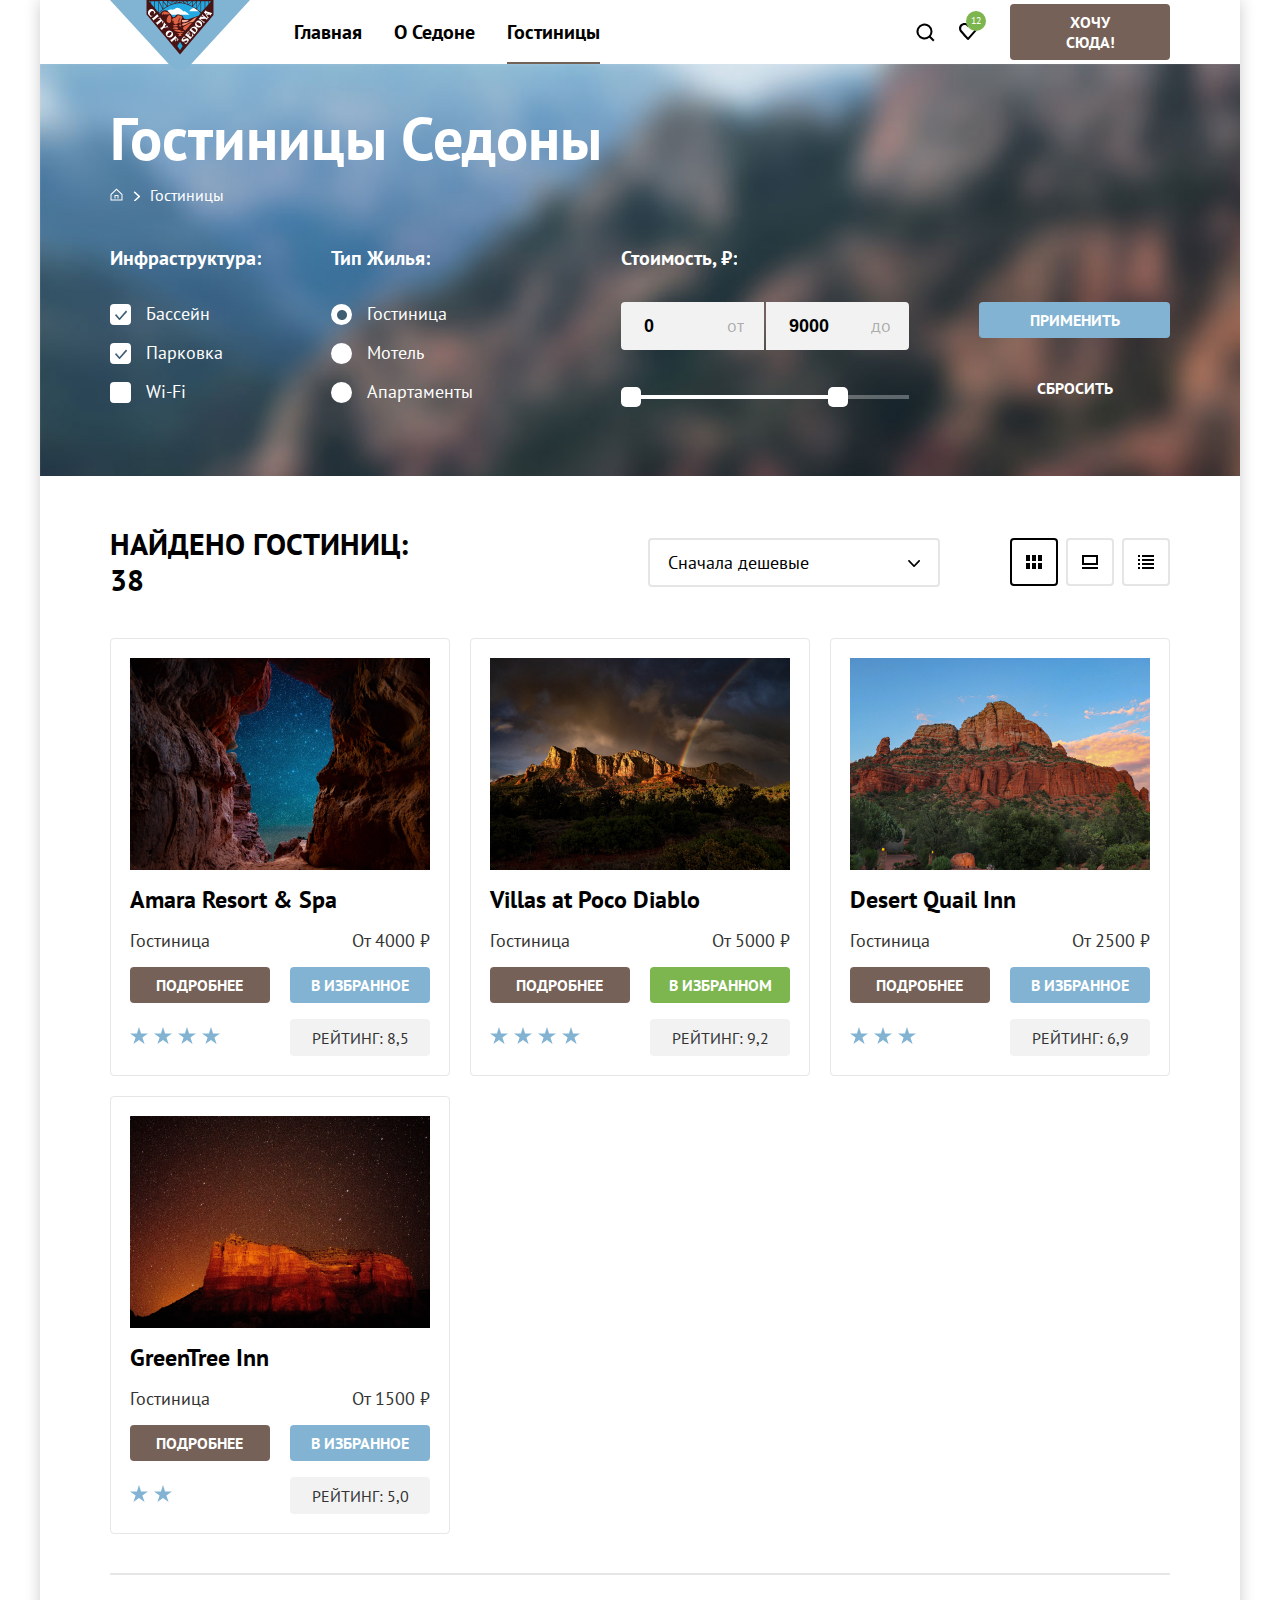
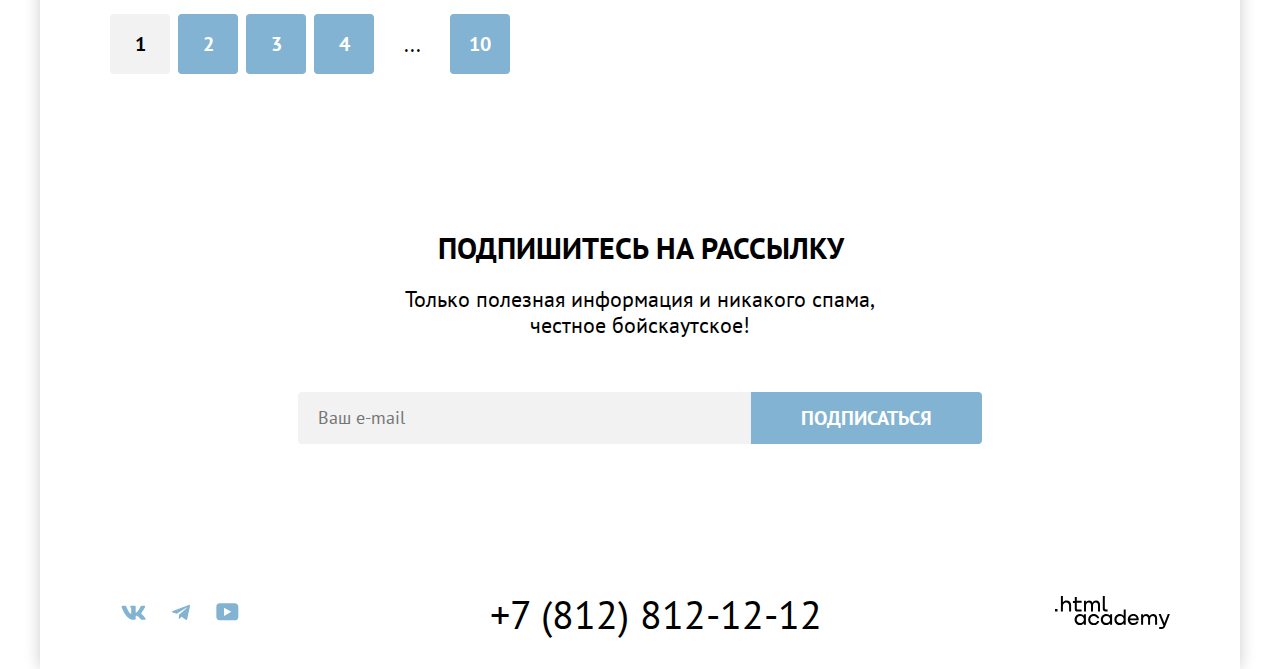
<file: catalog.html>
<!DOCTYPE html>
<html lang="ru">
  <head>
    <meta charset="utf-8">
    <title>HTML Academy: Седона - Каталог</title>
    <link rel="stylesheet" href="style/style.css">
    <link rel="icon" href="favicon.ico" sizes="32x32">
  </head>
  <body>
    <header class="page-header" data-test="header">
      <nav class="navigation">
        <div class="navigation-frame-menu">
          <a class="logo" href="index.html">
            <img src="images/index/logo.svg" width="140" height="70" alt="Логотип Седона">
          </a>
          <ul class="nav-list-frame-menu">
            <li class="nav-item">
              <a class="nav-link nav-link-menu heading-heading4 removing-overflow" href="index.html">
                Главная
              </a>
            </li>
            <li class="nav-item">
              <a class="nav-link nav-link-menu heading-heading4 removing-overflow" href="#part1">
                О Седоне
              </a>
            </li>
            <li class="nav-item">
              <a class="nav-link nav-link-menu nav-link-active heading-heading4 removing-overflow" href="catalog.html">
                Гостиницы
              </a>
            </li>
          </ul>
        </div>
        <div class="navigation-custom-menu">
          <ul class="nav-list-custom-menu">
            <li class="nav-item-search">
              <a class="nav-link nav-link-search" href="#">
                <span class="visually-hidden">
                  Поиск
                </span>
              </a>
            </li>
            <li class="nav-item-heart">
              <a class="nav-link nav-link-heart" href="#">
                <span class="visually-hidden">
                  Избранное
                </span>
                <span class="heart-twelve">
                  12
                </span>
              </a>
            </li>
            <li class="nav-item-button">
                <button class="nav-button button-small" type="button">Хочу сюда!</button>
            </li>
          </ul>
        </div>
      </nav>
    </header>
    <main class="main-index">
      <section class="header-filter" data-test="filter">
        <h1 class="header-filter-title heading-heading1">Гостиницы Седоны</h1>
        <ul class="header-filter-list">
          <li class="header-filter-item">
            <a class="header-filter-home header-filter-home-img" href="index.html">
              <span class="visually-hidden">Переход на главную страницу</span>
            </a>
          </li>

          <li class="header-filter-item">
            <span class="header-filter-text item-further text-small">Гостиницы</span>
          </li>
        </ul>
        <form class="filter" action="https://echo.htmlacademy.ru/" method="post">
          <fieldset class="filter-fieldset filter-fieldset-infrastructure">
            <legend class="filter-legend heading-heading4">Инфраструктура:</legend>
            <ul class="filter-list">
              <li class="filter-item">
                <label class="filter-label text-checkbox" for="filter-pool">
                  <input class="filter-checkbox visually-hidden" type="checkbox" name="pool" id="filter-pool" checked>
                  <span class="control-checkbox">
                    <svg class="control-checkbox-jackdaw" width="12" height="10" viewBox="0 0 12 10" fill="none" xmlns="http://www.w3.org/2000/svg" role="img" aria-label="выбранный критерий">
                      <path d="M11 0.5L4.5 7.9L1.1 4L0 5.2L4.5 10.4L12.2 1.8L11 0.5Z" fill="#3F5E72"/>
                    </svg>
                  </span>
                  <span class="control-label">Бассейн</span>
                </label>
              </li>
              <li class="filter-item">
                <label class="filter-label text-checkbox" for="filter-parking" >
                  <input class="filter-checkbox visually-hidden" type="checkbox" name="parking" id="filter-parking" checked>
                  <span class="control-checkbox">
                    <svg class="control-checkbox-jackdaw" width="12" height="10" viewBox="0 0 12 10" fill="none" xmlns="http://www.w3.org/2000/svg" role="img" aria-label="выбранный критерий">
                      <path d="M11 0.5L4.5 7.9L1.1 4L0 5.2L4.5 10.4L12.2 1.8L11 0.5Z" fill="#3F5E72"/>
                    </svg>
                  </span>
                  <span class="control-label">Парковка</span>
                </label>
              </li>
              <li class="filter-item">
                <label class="filter-label text-checkbox" for="filter-wifi">
                  <input class="filter-checkbox visually-hidden" type="checkbox" name="wifi" id="filter-wifi">
                  <span class="control-checkbox">
                    <svg class="control-checkbox-jackdaw" width="12" height="10" viewBox="0 0 12 10" fill="none" xmlns="http://www.w3.org/2000/svg" role="img" aria-label="выбранный критерий">
                      <path d="M11 0.5L4.5 7.9L1.1 4L0 5.2L4.5 10.4L12.2 1.8L11 0.5Z" fill="#3F5E72"/>
                    </svg>
                  </span>
                  <span class="control-label">Wi-Fi</span>
                </label>
              </li>
            </ul>
          </fieldset>
          <fieldset class="filter-fieldset filter-fieldset-housing">
            <legend class="filter-legend heading-heading4">Тип Жилья:</legend>
            <ul class="filter-list">
              <li class="filter-item">
                <label class="filter-label text-checkbox" for="filter-hotel">
                  <input class="filter-radio visually-hidden" type="radio" name="house-type" value="hotel" id="filter-hotel" checked>
                  <span class="control-radio">
                    <svg class="control-radio-circle" width="10" height="11" viewBox="0 0 10 11" fill="none" xmlns="http://www.w3.org/2000/svg" role="img" aria-label="выбранный критерий">
                      <path d="M0 5.5C0 2.73858 2.23858 0.5 5 0.5C7.76142 0.5 10 2.73858 10 5.5C10 8.26142 7.76142 10.5 5 10.5C2.23858 10.5 0 8.26142 0 5.5Z" fill="#3F5E72"/>
                      </svg>
                  </span>
                  <span class="control-label-radio">Гостиница</span>
                </label>
              </li>
              <li class="filter-item">
                <label class="filter-label text-checkbox" for="filter-motel">
                  <input class="filter-radio visually-hidden" type="radio" name="house-type" value="motel" id="filter-motel">
                  <span class="control-radio">
                    <svg class="control-radio-circle" width="10" height="11" viewBox="0 0 10 11" fill="none" xmlns="http://www.w3.org/2000/svg" role="img" aria-label="выбранный критерий">
                      <path d="M0 5.5C0 2.73858 2.23858 0.5 5 0.5C7.76142 0.5 10 2.73858 10 5.5C10 8.26142 7.76142 10.5 5 10.5C2.23858 10.5 0 8.26142 0 5.5Z" fill="#3F5E72"/>
                      </svg>
                  </span>
                  <span class="control-label-radio">Мотель</span>
                </label>
              </li>
              <li class="filter-item">
                <label class="filter-label text-checkbox" for="filter-apartments">
                  <input class="filter-radio visually-hidden" type="radio" name="house-type" value="apartments" id="filter-apartments">
                  <span class="control-radio">
                    <svg class="control-radio-circle" width="10" height="11" viewBox="0 0 10 11" fill="none" xmlns="http://www.w3.org/2000/svg" role="img" aria-label="выбранный критерий">
                      <path d="M0 5.5C0 2.73858 2.23858 0.5 5 0.5C7.76142 0.5 10 2.73858 10 5.5C10 8.26142 7.76142 10.5 5 10.5C2.23858 10.5 0 8.26142 0 5.5Z" fill="#3F5E72"/>
                      </svg>
                  </span>
                  <span class="control-label-radio">Апартаменты</span>
                </label>
              </li>
            </ul>
          </fieldset>
          <fieldset class="filter-fieldset filter-fieldset-price">
              <legend class="filter-legend heading-heading4">Стоимость, ₽:</legend>
            <div class="filter-price">
              <span class="range-text-min text-input">От</span>
              <label class="visually-hidden" for="range-start">Укажите начальную стоимость</label>
              <input type="text" class="range-text range-start text-input" name="start" id="range-start" value="0">
              <span class="range-text-max text-input">До</span>
              <label class="visually-hidden" for="range-end">Укажите конечную стоимость</label>
              <input type="text" class="range-text range-end text-input" name="end" id="range-end" value="9000">
              <div class="range">
                <div class="range-scale" >
                  <div class="range-bar" style="left: 0; width: 226px">
                    <button type="button" class="range-toggle toggle-min">
                      <span class="visually-hidden">Изменить минимальную цену</span>
                    </button>
                    <button type="button" class="range-toggle toggle-max">
                      <span class="visually-hidden">Изменить максимальную цену</span>
                    </button>
                  </div>
                </div>
              </div>
            </div>
          </fieldset>
          <div class="filter-fieldset-button">
            <button class="apply-button button-small" type="submit">Применить</button>
            <button class="reset-button button-small" type="reset">Сбросить</button>
          </div>
        </form>
      </section>
      <section class="sorting" data-test="catalog">
        <div class="sorting-nav">
          <h2 class="sorting-subtitle heading-heading2 removing-overflow">Найдено гостиниц:
            <output name="result">38</output>
          </h2>
          <select class="sorting-select text-blocks" name="theme">
            <option class="sorting-select text-blocks" value="сheaper">Сначала дешевые</option>
            <option class="sorting-select text-blocks" value="expensive">Сначала дорогие</option>
          </select>
          <ul class="view-nav-list">
            <li class="view-item">
              <a class="view-button item-img-tile" href="catalog.html?view=tile">
                <span class="visually-hidden">Тип отображения: плитка</span>
              </a>
            </li>
            <li class="view-item">
              <a class="view-button item-img-detail form-elements-color" href="catalog.html?view=card">
                <span class="visually-hidden">Тип отображения: подробно</span>
              </a>
            </li>
            <li class="view-item">
              <a class="view-button item-img-list form-elements-color" href="catalog.html?view=list">
                <span class="visually-hidden">Тип отображения: список</span>
              </a>
            </li>
          </ul>
        </div>
        <div class="catalog">
          <ul class="catalog-list">
            <li class="catalog-item">
              <div class="catalog-item-card">
                <img src="images/catalog/amara_resort.jpg" class="catalog-item-img" width="300" height="212" alt="Звездное небо в Amara Resort & Spa">
                <h3 class="catalog-subtitle headings-heading3-nonecase removing-overflow">Amara Resort & Spa </h3>
                <div class="catalog-card-section card-size">
                  <span class="catalog-text text-blocks removing-overflow">Гостиница </span>
                  <span class="catalog-text text-blocks text-align-end removing-overflow">От 4000 ₽ </span>
                  <a class="catalog-a-button  button-small" href="#">
                    Подробнее
                  </a>
                  <button class="catalog-button button-small" type="button">В избранное</button>
                  <ul class="catalog-rating-list">
                    <li class="catalog-rating-item">
                      <img src="images/catalog/star.svg" width="18" height="17" alt="4 звезды рейтинга">
                    </li>
                    <li class="catalog-rating-item">
                      <img src="images/catalog/star.svg" width="18" height="17" alt="звезды рейтинга">
                    </li>
                    <li class="catalog-rating-item">
                      <img src="images/catalog/star.svg" width="18" height="17" alt="звезды рейтинга">
                    </li>
                    <li class="catalog-rating-item">
                      <img src="images/catalog/star.svg" width="18" height="17" alt="звезды рейтинга">
                    </li>
                  </ul>
                  <span class="catalog-text-rating button-regular removing-overflow">Рейтинг: 8,5</span>
                </div>
              </div>
            </li>
            <li class="catalog-item">
              <div class="catalog-item-card">
                <img src="images/catalog/villas_poco.jpg" class="catalog-item-img" width="300" height="212" alt="Гора с радугой в Villas at Poco Diablo">
                <h3 class="catalog-subtitle headings-heading3-nonecase removing-overflow">Villas at Poco Diablo</h3>
                <div class="catalog-card-section card-size">
                  <span class="catalog-text text-blocks removing-overflow">Гостиница</span>
                  <span class="catalog-text text-blocks text-align-end removing-overflow">От 5000 ₽</span>
                  <a class="catalog-a-button button-small" href="#">
                    Подробнее
                  </a>
                  <button class="catalog-button-select button-small" type="button">В избранном</button>
                  <ul class="catalog-rating-list">
                    <li class="catalog-rating-item">
                      <img src="images/catalog/star.svg" width="18" height="17" alt="4 звезды рейтинга">
                    </li>
                    <li class="catalog-rating-item">
                      <img src="images/catalog/star.svg" width="18" height="17" alt="звезды рейтинга">
                    </li>
                    <li class="catalog-rating-item">
                      <img src="images/catalog/star.svg" width="18" height="17" alt="звезды рейтинга">
                    </li>
                    <li class="catalog-rating-item">
                      <img src="images/catalog/star.svg" width="18" height="17" alt="звезды рейтинга">
                    </li>
                  </ul>
                  <span class="catalog-text-rating button-regular removing-overflow">Рейтинг: 9,2</span>
                </div>
              </div>
            </li>
            <li class="catalog-item">
              <div class="catalog-item-card">
                <img src="images/catalog/desert_quail.jpg" class="catalog-item-img" width="300" height="212" alt="Гора в ясную погоду в Desert Quail Inn">
                <h3 class="catalog-subtitle headings-heading3-nonecase removing-overflow">Desert Quail Inn</h3>
                <div class="catalog-card-section card-size">
                  <span class="catalog-text text-blocks removing-overflow">Гостиница</span>
                  <span class="catalog-text text-blocks text-align-end removing-overflow">От 2500 ₽</span>
                  <a class="catalog-a-button button-small" href="#">
                    Подробнее
                  </a>
                  <button class="catalog-button button-small" type="button">В избранное</button>
                  <ul class="catalog-rating-list">
                    <li class="catalog-rating-item">
                      <img src="images/catalog/star.svg" width="18" height="17" alt="3 звезды рейтинга">
                    </li>
                    <li class="catalog-rating-item">
                      <img src="images/catalog/star.svg" width="18" height="17" alt="звезды рейтинга">
                    </li>
                    <li class="catalog-rating-item">
                      <img src="images/catalog/star.svg" width="18" height="17" alt="звезды рейтинга">
                    </li>
                  </ul>
                  <span class="catalog-text-rating button-regular removing-overflow">Рейтинг: 6,9</span>
                </div>
              </div>
            </li>
            <li class="catalog-item">
              <div class="catalog-item-card">
                <img src="images/catalog/green_tree.jpg" class="catalog-item-img" width="300" height="212" alt="Гора на фоне звездного неба в GreenTree Inn">
                <h3 class="catalog-subtitle headings-heading3-nonecase removing-overflow">GreenTree Inn</h3>
                <div class="catalog-card-section card-size">
                  <span class="catalog-text text-blocks removing-overflow">Гостиница</span>
                  <span class="catalog-text text-blocks text-align-end removing-overflow">От 1500 ₽</span>
                  <a class="catalog-a-button button-small" href="#">
                    Подробнее
                  </a>
                  <button class="catalog-button button-small" type="button">В избранное</button>
                  <ul class="catalog-rating-list">
                    <li class="catalog-rating-item">
                      <img src="images/catalog/star.svg" width="18" height="17" alt="2 звезды рейтинга">
                    </li>
                    <li class="catalog-rating-item">
                      <img src="images/catalog/star.svg" width="18" height="17" alt="звезды рейтинга">
                    </li>
                  </ul>
                  <span class="catalog-text-rating button-regular removing-overflow">Рейтинг: 5,0</span>
                </div>
              </div>
            </li>
          </ul>
        </div>
      </section>
      <hr class="catalog-hr">
      <section class="pagination-nav">
        <ol class="pagination-list">
          <li class="pagination-item pagination-item-active">
            <a class="pagination pagination-active button-big" href="#" tabindex="-1">1</a>
          </li>
          <li class="pagination-item item-peace">
            <a class="pagination pagination-peace button-big" href="#">2</a>
          </li>
          <li class="pagination-item item-peace">
            <a class="pagination pagination-peace button-big" href="#">3</a>
          </li>
          <li class="pagination-item item-peace">
            <a class="pagination pagination-peace button-big" href="#">4</a>
          </li>
          <li class="pagination-item pagination-page-number">
            <a class="page-number text-basic" href="#" tabindex="-1">...</a>
          </li>
          <li class="pagination-item item-peace">
            <a class="pagination pagination-peace button-big" href="#">10</a>
          </li>
        </ol>
      </section>
      <section class="subscribe-catalog" data-test="subscribe">
          <h3 class="subscribe-subtitle-catalog heading-heading2 removing-overflow ">Подпишитесь на рассылку</h3>
          <p class="subscribe-text-catalog text-basic removing-overflow ">Только полезная информация и никакого спама, честное бойскаутское!</p>
          <form class="form-subscribe" action="https://echo.htmlacademy.ru/" method="get">
            <label class="visually-hidden" for="input-subscribe">
              Введите ваш e-mail
            </label>
            <input class="input-subscribe input-subscribe-catalog" type="email" name="email" placeholder="Ваш e-mail" id="input-subscribe" required>
            <button class="subscribe-button button-big" type="submit" >Подписаться</button>
          </form>
      </section>
    </main>
    <footer class="index-footer" data-test="footer">
      <div class="footer-block">
        <ul class="footer-list">
          <li class="footer-item">
            <a class="footer-link" href="https://vk.com/htmlacademy">
              <svg class="link-icon" width="25" height="15" viewBox="0 0 25 15" fill="#83B3D3" xmlns="http://www.w3.org/2000/svg" role="img" aria-label="переход на страницу htmlacademy во вконтакте">
                <path fill-rule="evenodd" clip-rule="evenodd" d="M24.1164 1.80445C24.2824 1.25845 24.1164 0.856445 23.3214 0.856445H20.6964C20.0284 0.856445 19.7204 1.20345 19.5534 1.58645C19.5534 1.58645 18.2184 4.78245 16.3274 6.85845C15.7154 7.46045 15.4374 7.65145 15.1034 7.65145C14.9364 7.65145 14.6854 7.46045 14.6854 6.91345V1.80445C14.6854 1.14845 14.5014 0.856445 13.9454 0.856445H9.81738C9.40038 0.856445 9.14938 1.16045 9.14938 1.44945C9.14938 2.07045 10.0954 2.21445 10.1924 3.96245V7.76045C10.1924 8.59345 10.0394 8.74444 9.70538 8.74444C8.81538 8.74444 6.65038 5.53345 5.36538 1.85945C5.11638 1.14445 4.86438 0.856445 4.19338 0.856445H1.56638C0.816382 0.856445 0.666382 1.20345 0.666382 1.58645C0.666382 2.26845 1.55638 5.65645 4.81138 10.1374C6.98138 13.1974 10.0364 14.8564 12.8194 14.8564C14.4884 14.8564 14.6944 14.4884 14.6944 13.8534V11.5404C14.6944 10.8034 14.8524 10.6564 15.3814 10.6564C15.7714 10.6564 16.4384 10.8484 17.9964 12.3234C19.7764 14.0724 20.0694 14.8564 21.0714 14.8564H23.6964C24.4464 14.8564 24.8224 14.4884 24.6064 13.7604C24.3684 13.0364 23.5184 11.9854 22.3914 10.7384C21.7794 10.0284 20.8614 9.26345 20.5824 8.88045C20.1934 8.38945 20.3044 8.17044 20.5824 7.73345C20.5824 7.73345 23.7824 3.30745 24.1154 1.80445H24.1164Z"/>
              </svg>
            </a>
          </li>
          <li class="footer-item">
            <a class="footer-link" href="https://t.me/htmlacademy ">
              <svg class="link-icon" width="18" height="17" viewBox="0 0 18 17" fill="#83B3D3" xmlns="http://www.w3.org/2000/svg" role="img" aria-label="переход на страницу htmlacademy в телеграме">
                <path d="M16.785 0.955705L0.840489 7.1042C-0.247661 7.54126 -0.241365 8.14828 0.640845 8.41897L4.73445 9.69597L14.2058 3.72014C14.6537 3.44766 15.0629 3.59424 14.7265 3.89281L7.05283 10.8183H7.05103L7.05283 10.8192L6.77045 15.0387C7.18413 15.0387 7.36669 14.8489 7.59871 14.625L9.58705 12.6915L13.7229 15.7464C14.4855 16.1664 15.0332 15.9506 15.2229 15.0405L17.9379 2.2453C18.2158 1.13107 17.5126 0.626562 16.785 0.955705Z"/>
              </svg>
            </a>
          </li>
          <li class="footer-item">
            <a class="footer-link" href="https://t.me/htmlacademy ">
              <svg class="link-icon" width="23" height="18" viewBox="0 0 23 18" fill="#83B3D3" xmlns="http://www.w3.org/2000/svg" role="img" aria-label="переход на страницу htmlacademy в ютубе">
                <path d="M18.9402 0.356445H3.50738C1.64668 0.356445 0.333252 1.9502 0.333252 3.75645V13.8502C0.333252 15.7627 1.64668 17.3564 3.50738 17.3564H19.1591C20.8009 17.3564 22.3333 15.7627 22.3333 13.9564V3.75645C22.1143 1.9502 20.8009 0.356445 18.9402 0.356445ZM7.99494 12.8939V4.81894L15.3283 8.85645L7.99494 12.8939Z"/>
              </svg>
            </a>
          </li>
        </ul>
        <a class="footer-phone text-phone" href="tel:+74956660266">+7 (812) 812-12-12</a>
        <a class="footer-logo-link" href="https://htmlacademy.ru/intensive/htmlcss">
          <svg class="footer-logo" width="115" height="33" viewBox="0 0 115 33" fill="black" xmlns="http://www.w3.org/2000/svg" role="img" aria-label="переход на сайт htmlacademy">
            <path fill-rule="evenodd" clip-rule="evenodd" d="M7.9999 6.2C8.7999 5.2 9.9999 4.5 11.5999 4.5C14.2999 4.5 16.1999 6.4 16.0999 9.4V15.5H14.0999V9.8C14.0999 8 12.9999 6.6 11.1999 6.6C9.1999 6.6 7.8999 8.1 7.8999 10.2V15.5H5.8999V0H7.8999V6.2H7.9999ZM0 15.5V12.9H2.5V15.5H0ZM26.5999 4.79998H21.7999V1.09998H19.7999V4.89998H17.8999V6.89998H19.7999V12.9C19.7999 14.6 20.7999 15.6 22.4999 15.6H26.5999V13.6H22.8999C22.1999 13.6 21.7999 13.2 21.7999 12.5V6.79998H26.5999V4.79998ZM37.6 6.69998C38.2 5.39998 39.5 4.59998 41.1 4.59998C43.6 4.59998 45.1 6.39998 45 8.89997V15.4H43V9.09998C43 7.49998 42.1 6.49998 40.6 6.49998C39.4 6.49998 38 7.39998 38 9.79998V15.4H36V9.09998C36 7.49998 35.1 6.49998 33.6 6.49998C32 6.49998 31 7.99998 31 9.99998V15.4H29V4.79998H30.9V6.39998H31C31.6 5.39998 32.7 4.59998 34.1 4.59998C35.7 4.59998 36.9 5.49998 37.5 6.69998H37.6ZM47.8 12.7C47.8 14.4 48.8 15.4 50.6 15.4H52.6V13.4H50.9001C50.2001 13.4 49.8 13 49.8 12.3V0H47.8V12.7ZM25.0001 17.9C26.7001 17.9 28.0001 18.6 28.9001 19.7V18.2H30.9001V28.8H28.9001V27.2H28.8001C28.0001 28.3 26.8001 29.1 25.0001 29.1C21.9001 29.1 19.6001 26.8 19.6001 23.5C19.6001 20.2 21.9001 17.9 25.0001 17.9ZM21.7001 23.5C21.7001 25.5 23.1001 27.1 25.3001 27.1C27.5001 27.1 28.9001 25.4 28.9001 23.5C28.9001 21.5 27.5001 19.9 25.3001 19.9C23.1001 19.9 21.7001 21.5 21.7001 23.5ZM44.2 22C43.7 19.6 41.5999 17.9 38.7999 17.9C35.3999 17.9 33.2 20.4 33.2 23.5C33.2 26.6 35.3999 29.1 38.7999 29.1C41.5999 29.1 43.7 27.3 44.2 24.9H42.0999C41.7 26.2 40.3999 27.2 38.7999 27.2C36.5999 27.2 35.2 25.6 35.2 23.6C35.2 21.6 36.5999 20 38.7999 20C40.3999 20 41.5999 21 42.0999 22.2H44.2V22ZM51.2001 17.9C52.9001 17.9 54.2001 18.6 55.1 19.7V18.2H57.1V28.8H55.1V27.2H55C54.2001 28.3 53 29.1 51.2001 29.1C48.1001 29.1 45.8 26.8 45.8 23.5C45.8 20.2 48.1001 17.9 51.2001 17.9ZM47.9001 23.5C47.9001 25.5 49.3 27.1 51.5 27.1C53.6 27.1 55.1 25.4 55.1 23.5C55.1 21.5 53.7001 19.9 51.5 19.9C49.3 19.9 47.9001 21.5 47.9001 23.5ZM68.6999 19.8C67.7999 18.7 66.4999 17.9 64.7999 17.9C61.6999 17.9 59.3999 20.2 59.3999 23.5C59.3999 26.8 61.5999 29.1 64.7999 29.1C66.4999 29.1 67.7999 28.3 68.5999 27.3H68.6999V28.8H70.6999V13.4H68.6999V19.8ZM65.0999 27.1C62.8999 27.1 61.4999 25.5 61.4999 23.5C61.4999 21.5 62.8999 19.9 65.0999 19.9C67.2999 19.9 68.6999 21.5 68.6999 23.5C68.5999 25.5 67.1999 27.1 65.0999 27.1ZM72.8 23.5C72.8 20.4 75 17.9 78.3 17.9C81.8 17.9 84 20.6 83.8 24.2H75C75.1 25.8 76.5 27.1 78.4 27.1C79.8 27.1 80.9 26.5 81.4 25.5H83.5C82.8 27.8 80.8 29.1 78.3 29.1C74.9 29.1 72.8 26.5 72.8 23.5ZM81.6 22.4C81.3 20.8 80 19.8 78.3 19.8C76.6001 19.8 75.4 20.9 75.1 22.4H81.6ZM98.2001 17.9C96.6001 17.9 95.3001 18.7 94.6001 19.9H94.5001C93.9001 18.7 92.7001 17.9 91.1001 17.9C89.7001 17.9 88.6001 18.6 88.0001 19.7V18.2H86.1001V28.8H88.1001V23.4C88.1001 21.4 89.1001 20 90.7001 19.9C92.2001 19.9 93.1001 20.9 93.1001 22.5V28.8H95.1001V23.2C95.1001 20.8 96.5001 19.9 97.7001 19.9C99.2001 19.9 100.1 20.9 100.1 22.5V28.8H102.1V22.3C102.2 19.7 100.7 17.9 98.2001 17.9ZM105.8 18.1L109.4 27L112.8 18.1H114.9L110.2 30.3C109.5 32.1 108.5 32.9 106.7 32.9H104.2V30.9H106.7C107.7 30.9 108.1 30.6 108.4 29.7L103.6 18.1H105.8Z"/>
          </svg>
        </a>
      </div>
    </footer>
  </body>
</html>
</file>
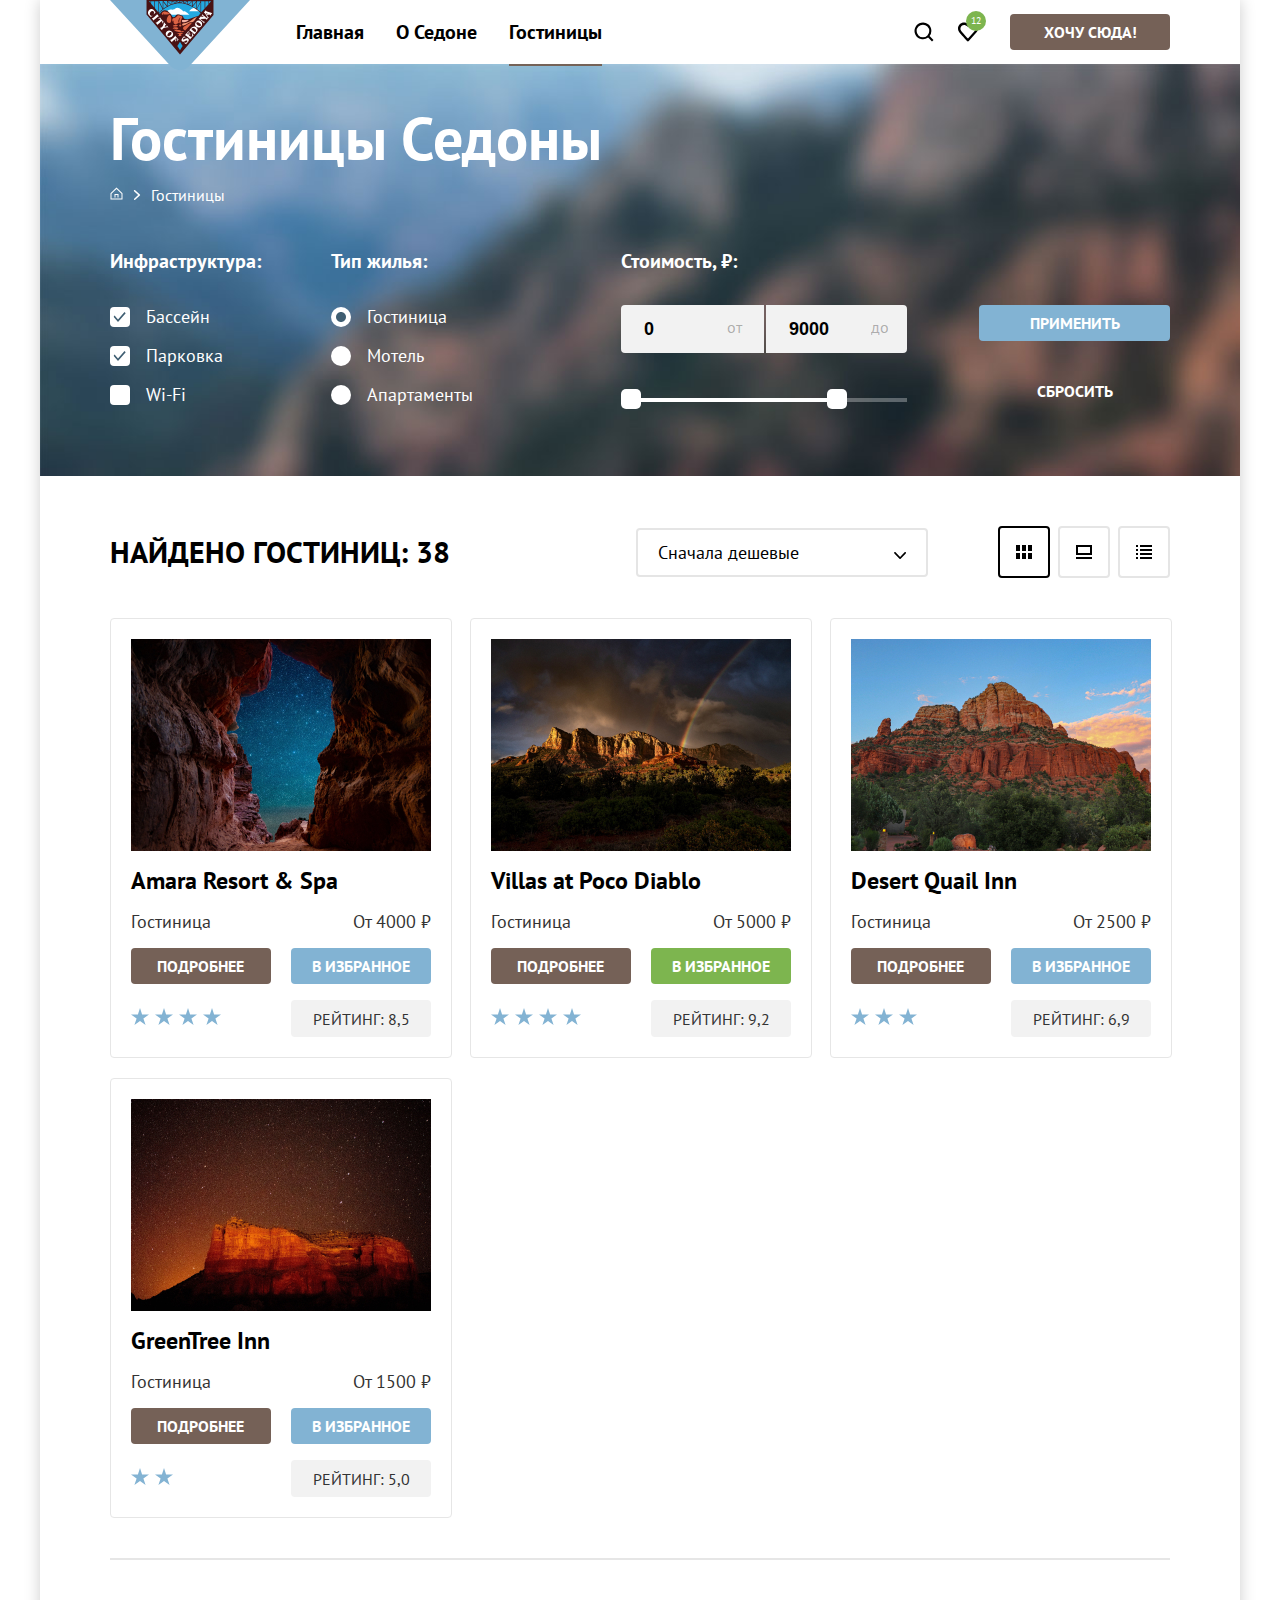
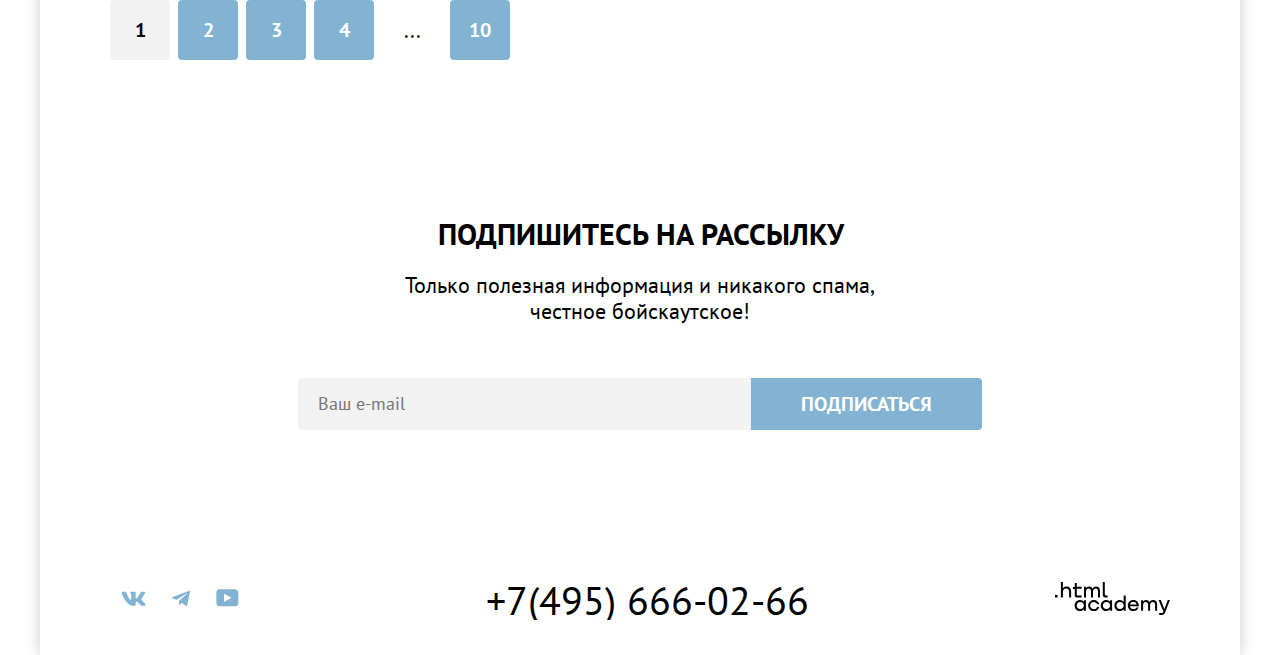
<file: 1/catalog.html>
<!DOCTYPE html>
<html lang="ru">
  <head>
    <meta charset="utf-8">
    <title>HTML Academy: Седона - Каталог</title>
    <link rel="stylesheet" href="style/style.css">
    <link rel="icon" href="images/favicon-32x32.png" sizes="32x32">
    <base href="https://htmlacademy-htmlcss.github.io/1029033-sedona-40/1/">
</head>
  <body>


    <header class="page-header" data-test="header">
      <nav class="navigation">
        <div class="navigation-frame-menu">
          <a class="logo" href="index.html">
            <img src="images/index/logo.svg" width="140" height="70" alt="Логотип Седона">
          </a>
          <ul class="nav-list-1">
            <li class="nav-item">
              <a class="nav-link nav-link-menu  heading-heading4" href="index.html">
                Главная
              </a>
            </li>
            <li class="nav-item">
              <a class="nav-link nav-link-menu heading-heading4" href="#part1">
                О Седоне
              </a>
            </li>
            <li class="nav-item">
              <a class="nav-link nav-link-menu nav-link-active heading-heading4" href="catalog.html">
                Гостиницы
              </a>
            </li>
          </ul>
        </div>
        <div class="navigation-custom-menu">
          <ul class="nav-list-2">
            <li class="nav-item-search">
              <a class="nav-link nav-link-search" href="#">
                <img class="search" src="images/index/search.svg" width="20" height="20" alt="Поиск">
                <span class="visually-hidden">
                  Поиск
                </span>
              </a>
            </li>
            <li class="nav-item-heart">
              <a class="nav-link nav-link-heart" href="#">
                <img class="heart" src="images/index/heart.svg" width="20" height="20" alt="Избранное">
                <span class="visually-hidden">
                  Избранное
                </span>
                <span class="heart-twelve">
                  12
                </span>
              </a>
            </li>
            <li class="nav-item-button">
                <button class="nav-button button-small" type="button">Хочу сюда!</button>
            </li>
          </ul>
        </div>
      </nav>
    </header>

    <main class="main-index">
      <section class="header-filter" data-test="filter">

        <h1 class="header-filter-title heading-heading1">Гостиницы Седоны</h1>

        <ul class="header-filter-list">
          <li class="header-filter-item">
            <a class="header-filter-home" href="index.html">
              <img class="header-filter-home-img" src="images/catalog/home_index.svg" width="13" height="15" alt="Переход на главную страницу">
            </a>
          </li>
          <li class="header-filter-item">
            <img src="images/catalog/further.svg" width="8" height="20" alt="Стрелка">
          </li>
          <li class="header-filter-item">
            <span class="header-filter-text text-small">Гостиницы</span>
          </li>
        </ul>
        <form class="filter" action="https://echo.htmlacademy.ru/" method="post">
          <fieldset class="filter-fieldset filter-fieldset-infrastructure">
            <legend class="filter-legend heading-heading4">Инфраструктура:</legend>
            <ul class="filter-list">
              <li class="filter-item">
                <label class="filter-label text-checkbox">
                  <input class="filter-checkbox visually-hidden" type="checkbox" name="pool" checked>
                  <span class="control-checkbox">
                    <svg class="control-checkbox-jackdaw" width="13" height="11" viewBox="0 0 13 11" fill="none" xmlns="http://www.w3.org/2000/svg">
                      <path d="M11 0.5L4.5 7.9L1.1 4L0 5.2L4.5 10.4L12.2 1.8L11 0.5Z" fill="#3F5E72"/>
                    </svg>
                  </span>
                  <span class="control-label">Бассейн</span>
                </label>
              </li>
              <li class="filter-item">
                <label class="filter-label text-checkbox" >
                  <input class="filter-checkbox visually-hidden" type="checkbox" name="parking" checked>
                  <span class="control-checkbox">
                    <svg class="control-checkbox-jackdaw" width="13" height="11" viewBox="0 0 13 11" fill="none" xmlns="http://www.w3.org/2000/svg">
                      <path d="M11 0.5L4.5 7.9L1.1 4L0 5.2L4.5 10.4L12.2 1.8L11 0.5Z" fill="#3F5E72"/>
                    </svg>
                  </span>
                  <span class="control-label">Парковка</span>
                </label>
              </li>
              <li class="filter-item">
                <label class="filter-label text-checkbox">
                  <input class="filter-checkbox visually-hidden" type="checkbox" name="wifi">
                  <span class="control-checkbox">
                    <svg class="control-checkbox-jackdaw" width="13" height="11" viewBox="0 0 13 11" fill="none" xmlns="http://www.w3.org/2000/svg">
                      <path d="M11 0.5L4.5 7.9L1.1 4L0 5.2L4.5 10.4L12.2 1.8L11 0.5Z" fill="#3F5E72"/>
                    </svg>
                  </span>
                  <span class="control-label">Wi-Fi</span>
                </label>
              </li>
            </ul>
          </fieldset>
          <fieldset class="filter-fieldset filter-fieldset-housing">
            <legend class="filter-legend heading-heading4">Тип жилья:</legend>
            <ul class="filter-list">
              <li class="filter-item">
                <label class="filter-label text-checkbox">
                  <input class="filter-radio visually-hidden" type="radio" name="house-type" value="hotel" checked>
                  <span class="control-radio">
                    <svg class="control-radio-circle" width="10" height="11" viewBox="0 0 10 11" fill="none" xmlns="http://www.w3.org/2000/svg">
                      <path d="M0 5.5C0 2.73858 2.23858 0.5 5 0.5C7.76142 0.5 10 2.73858 10 5.5C10 8.26142 7.76142 10.5 5 10.5C2.23858 10.5 0 8.26142 0 5.5Z" fill="#3F5E72"/>
                      </svg>
                  </span>
                  <span class="control-label-radio">Гостиница</span>
                </label>
              </li>
              <li class="filter-item">
                <label class="filter-label text-checkbox">
                  <input class="filter-radio visually-hidden" type="radio" name="house-type" value="motel">
                  <span class="control-radio">
                    <svg class="control-radio-circle" width="10" height="11" viewBox="0 0 10 11" fill="none" xmlns="http://www.w3.org/2000/svg">
                      <path d="M0 5.5C0 2.73858 2.23858 0.5 5 0.5C7.76142 0.5 10 2.73858 10 5.5C10 8.26142 7.76142 10.5 5 10.5C2.23858 10.5 0 8.26142 0 5.5Z" fill="#3F5E72"/>
                      </svg>
                  </span>
                  <span class="control-label-radio">Мотель</span>
                </label>
              </li>
              <li class="filter-item">
                <label class="filter-label text-checkbox">
                  <input class="filter-radio visually-hidden" type="radio" name="house-type" value="apartments">
                  <span class="control-radio">
                    <svg class="control-radio-circle" width="10" height="11" viewBox="0 0 10 11" fill="none" xmlns="http://www.w3.org/2000/svg">
                      <path d="M0 5.5C0 2.73858 2.23858 0.5 5 0.5C7.76142 0.5 10 2.73858 10 5.5C10 8.26142 7.76142 10.5 5 10.5C2.23858 10.5 0 8.26142 0 5.5Z" fill="#3F5E72"/>
                      </svg>
                  </span>
                  <span class="control-label-radio">Апартаменты</span>
                </label>
              </li>
            </ul>
          </fieldset>
          <fieldset class="filter-fieldset filter-fieldset-price">
              <legend class="filter-legend heading-heading4">Стоимость, ₽:</legend>
            <div class="filter-price">

              <span class="range-text-min">От</span>
              <input type="text" class="range-text range-start text-input" name="start" value="0">

              <span class="range-text-max">До</span>
              <input type="text" class="range-text range-end text-input" name="end" value="9000">


              <div class="range">
                <div class="range-scale" >
                  <div class="range-bar" style="left: 0; width: 226px">
                    <button type="button" class="range-toggle toggle-min">
                      <span class="visually-hidden">Изменить минимальную цену</span>
                    </button>
                    <button type="button" class="range-toggle toggle-max">
                      <span class="visually-hidden">Изменить максимальную цену</span>
                    </button>

                  </div>
                </div>
              </div>
            </div>
          </fieldset>
          <div class="filter-fieldset-button">
            <button class="apply-button button-small" type="submit">Применить</button>
            <button class="reset-button button-small" type="reset">Сбросить</button>
          </div>
        </form>
      </section>

      <section class="sorting" data-test="catalog">

        <div class="sorting-nav">
          <h2 class="sorting-subtitle heading-heading2 removing-overflow">Найдено гостиниц:
            <output name="result">38</output>
          </h2>
          <select class="sorting-select text-blocks" name="theme">
            <option class="sorting-select text-blocks" value="сheaper">Сначала дешевые</option>
            <option class="sorting-select text-blocks" value="expensive">Сначала дорогие</option>
          </select>
          <ul class="view-nav-list">
            <li class="view-item">
              <a class="view-button" href="catalog.html?view=tile">
                <img class="item-img-tile" src="images/catalog/tile.svg" width="16" height="14" alt="Тип отображения: плитка">
              </a>
            </li>
            <li class="view-item">
              <a class="view-button form-elements-color" href="catalog.html?view=card">
                <img class="item-img-detail" src="images/catalog/detail.svg" width="16" height="14" alt="Тип отображения: подробно">
              </a>
            </li>
            <li class="view-item">
              <a class="view-button form-elements-color" href="catalog.html?view=list">
                <img class="item-img-list" src="images/catalog/list.svg" width="16" height="14" alt="Тип отображения: список">
              </a>
            </li>
          </ul>
        </div>


        <div class="catalog">
          <ul class="catalog-list">
            <li class="catalog-item">
              <div class="catalog-item-card">
                <img src="images/catalog/amara_resort.jpg" class="catalog-item-img" width="300" height="212" alt="Звездное небо в Amara Resort & Spa">
                <h3 class="catalog-subtitle headings-heading3-nonecase removing-overflow">Amara Resort & Spa </h3>
                <div class="catalog-card-section card-size">
                  <span class="catalog-text text-blocks removing-overflow">Гостиница </span>
                  <span class="catalog-text text-blocks text-align-end removing-overflow">От 4000 ₽ </span>
                  <a class="catalog-a-button  button-small" href="#">
                    Подробнее
                  </a>
                  <button class="catalog-button button-small" type="button">В избранное</button>
                  <ul class="catalog-rating-list">
                    <li class="catalog-rating-item">
                      <img src="images/catalog/star.svg" width="18" height="17" alt="4 звезды рейтинга">
                    </li>
                    <li class="catalog-rating-item">
                      <img src="images/catalog/star.svg" width="18" height="17" alt="">
                    </li>
                    <li class="catalog-rating-item">
                      <img src="images/catalog/star.svg" width="18" height="17" alt="">
                    </li>
                    <li class="catalog-rating-item">
                      <img src="images/catalog/star.svg" width="18" height="17" alt="">
                    </li>
                  </ul>
                  <span class="catalog-text-rating button-regular removing-overflow">Рейтинг: 8,5</span>
                </div>
              </div>
            </li>
            <li class="catalog-item">
              <div class="catalog-item-card">
                <img src="images/catalog/villas_poco.jpg" class="catalog-item-img" width="300" height="212" alt="Гора с радугой в Villas at Poco Diablo">
                <h3 class="catalog-subtitle headings-heading3-nonecase removing-overflow">Villas at Poco Diablo</h3>
                <div class="catalog-card-section card-size">
                  <span class="catalog-text text-blocks removing-overflow">Гостиница</span>
                  <span class="catalog-text text-blocks text-align-end removing-overflow">От 5000 ₽</span>
                  <a class="catalog-a-button button-small" href="#">
                    Подробнее
                  </a>
                  <button class="catalog-button-select button-small" type="button">В избранное</button>
                  <ul class="catalog-rating-list">
                    <li class="catalog-rating-item">
                      <img src="images/catalog/star.svg" width="18" height="17" alt="4 звезды рейтинга">
                    </li>
                    <li class="catalog-rating-item">
                      <img src="images/catalog/star.svg" width="18" height="17" alt="">
                    </li>
                    <li class="catalog-rating-item">
                      <img src="images/catalog/star.svg" width="18" height="17" alt="">
                    </li>
                    <li class="catalog-rating-item">
                      <img src="images/catalog/star.svg" width="18" height="17" alt="">
                    </li>
                  </ul>
                  <span class="catalog-text-rating button-regular removing-overflow">Рейтинг: 9,2</span>
                </div>
              </div>
            </li>
            <li class="catalog-item">
              <div class="catalog-item-card">
                <img src="images/catalog/desert_quail.jpg" class="catalog-item-img" width="300" height="212" alt="Гора в ясную погоду в Desert Quail Inn">
                <h3 class="catalog-subtitle headings-heading3-nonecase removing-overflow">Desert Quail Inn</h3>
                <div class="catalog-card-section card-size">
                  <span class="catalog-text text-blocks removing-overflow">Гостиница</span>
                  <span class="catalog-text text-blocks text-align-end removing-overflow">От 2500 ₽</span>
                  <a class="catalog-a-button button-small" href="#">
                    Подробнее
                  </a>
                  <button class="catalog-button button-small" type="button">В избранное</button>
                  <ul class="catalog-rating-list">
                    <li class="catalog-rating-item">
                      <img src="images/catalog/star.svg" width="18" height="17" alt="3 звезды рейтинга">
                    </li>
                    <li class="catalog-rating-item">
                      <img src="images/catalog/star.svg" width="18" height="17" alt="">
                    </li>
                    <li class="catalog-rating-item">
                      <img src="images/catalog/star.svg" width="18" height="17" alt="">
                    </li>
                  </ul>
                  <span class="catalog-text-rating button-regular removing-overflow">Рейтинг: 6,9</span>
                </div>
              </div>
            </li>
            <li class="catalog-item">
              <div class="catalog-item-card">
                <img src="images/catalog/green_tree.jpg" class="catalog-item-img" width="300" height="212" alt="Гора на фоне звездного неба в GreenTree Inn">
                <h3 class="catalog-subtitle headings-heading3-nonecase removing-overflow">GreenTree Inn</h3>
                <div class="catalog-card-section card-size">
                  <span class="catalog-text text-blocks removing-overflow">Гостиница</span>
                  <span class="catalog-text text-blocks text-align-end removing-overflow">От 1500 ₽</span>
                  <a class="catalog-a-button button-small" href="#">
                    Подробнее
                  </a>
                  <button class="catalog-button button-small" type="button">В избранное</button>
                  <ul class="catalog-rating-list">
                    <li class="catalog-rating-item">
                      <img src="images/catalog/star.svg" width="18" height="17" alt="2 звезды рейтинга">
                    </li>
                    <li class="catalog-rating-item">
                      <img src="images/catalog/star.svg" width="18" height="17" alt="">
                    </li>
                  </ul>
                  <span class="catalog-text-rating button-regular removing-overflow">Рейтинг: 5,0</span>
                </div>
              </div>
            </li>
          </ul>
        </div>
      </section>


      <hr class="catalog-hr">
      <section class="pagination-nav">
        <ol class="pagination-list">
          <li class="pagination-item pagination-item-active">
            <a class="pagination pagination-active button-big" href="#" tabindex="-1">1</a>
          </li>
          <li class="pagination-item item-peace">
            <a class="pagination pagination-peace button-big" href="#">2</a>
          </li>
          <li class="pagination-item item-peace">
            <a class="pagination pagination-peace button-big" href="#">3</a>
          </li>
          <li class="pagination-item item-peace">
            <a class="pagination pagination-peace button-big" href="#">4</a>
          </li>
          <li class="pagination-item pagination-page-number">
            <a class="page-number text-basic" href="#" tabindex="-1">...</a>
          </li>
          <li class="pagination-item item-peace">
            <a class="pagination pagination-peace button-big" href="#">10</a>
          </li>
        </ol>
      </section>

      <section class="subscribe-catalog" data-test="subscribe">

          <h3 class="subscribe-subtitle-catalog heading-heading2 removing-overflow ">Подпишитесь на рассылку</h3>
          <p class="subscribe-text-catalog text-basic removing-overflow ">Только полезная информация и никакого спама, честное бойскаутское!</p>
          <form class="form-subscribe" action="https://echo.htmlacademy.ru/" method="get">
            <input class="input-subscribe input-subscribe-catalog" type="email" name="email" placeholder="Ваш e-mail" required>
            <button class="subscribe-button button-big" type="submit" >Подписаться</button>
          </form>

      </section>

    </main>
    <footer class="index-footer" data-test="footer">
      <div class="footer-block">
        <ul class="footer-list">
          <li class="footer-item">
            <a class="footer-link" href="https://vk.com/htmlacademy">
              <svg class="link-icon" width="25" height="15" viewBox="0 0 25 15" fill="#83B3D3" xmlns="http://www.w3.org/2000/svg">
                <path fill-rule="evenodd" clip-rule="evenodd" d="M24.1164 1.80445C24.2824 1.25845 24.1164 0.856445 23.3214 0.856445H20.6964C20.0284 0.856445 19.7204 1.20345 19.5534 1.58645C19.5534 1.58645 18.2184 4.78245 16.3274 6.85845C15.7154 7.46045 15.4374 7.65145 15.1034 7.65145C14.9364 7.65145 14.6854 7.46045 14.6854 6.91345V1.80445C14.6854 1.14845 14.5014 0.856445 13.9454 0.856445H9.81738C9.40038 0.856445 9.14938 1.16045 9.14938 1.44945C9.14938 2.07045 10.0954 2.21445 10.1924 3.96245V7.76045C10.1924 8.59345 10.0394 8.74444 9.70538 8.74444C8.81538 8.74444 6.65038 5.53345 5.36538 1.85945C5.11638 1.14445 4.86438 0.856445 4.19338 0.856445H1.56638C0.816382 0.856445 0.666382 1.20345 0.666382 1.58645C0.666382 2.26845 1.55638 5.65645 4.81138 10.1374C6.98138 13.1974 10.0364 14.8564 12.8194 14.8564C14.4884 14.8564 14.6944 14.4884 14.6944 13.8534V11.5404C14.6944 10.8034 14.8524 10.6564 15.3814 10.6564C15.7714 10.6564 16.4384 10.8484 17.9964 12.3234C19.7764 14.0724 20.0694 14.8564 21.0714 14.8564H23.6964C24.4464 14.8564 24.8224 14.4884 24.6064 13.7604C24.3684 13.0364 23.5184 11.9854 22.3914 10.7384C21.7794 10.0284 20.8614 9.26345 20.5824 8.88045C20.1934 8.38945 20.3044 8.17044 20.5824 7.73345C20.5824 7.73345 23.7824 3.30745 24.1154 1.80445H24.1164Z"/>
              </svg>
            </a>
          </li>
          <li class="footer-item">
            <a class="footer-link" href="https://t.me/htmlacademy ">
              <svg class="link-icon" width="18" height="17" viewBox="0 0 18 17" fill="#83B3D3" xmlns="http://www.w3.org/2000/svg">
                <path d="M16.785 0.955705L0.840489 7.1042C-0.247661 7.54126 -0.241365 8.14828 0.640845 8.41897L4.73445 9.69597L14.2058 3.72014C14.6537 3.44766 15.0629 3.59424 14.7265 3.89281L7.05283 10.8183H7.05103L7.05283 10.8192L6.77045 15.0387C7.18413 15.0387 7.36669 14.8489 7.59871 14.625L9.58705 12.6915L13.7229 15.7464C14.4855 16.1664 15.0332 15.9506 15.2229 15.0405L17.9379 2.2453C18.2158 1.13107 17.5126 0.626562 16.785 0.955705Z"/>
              </svg>
            </a>
          </li>
          <li class="footer-item">
            <a class="footer-link" href="https://t.me/htmlacademy ">
              <svg class="link-icon" width="23" height="18" viewBox="0 0 23 18" fill="#83B3D3" xmlns="http://www.w3.org/2000/svg">
                <path d="M18.9402 0.356445H3.50738C1.64668 0.356445 0.333252 1.9502 0.333252 3.75645V13.8502C0.333252 15.7627 1.64668 17.3564 3.50738 17.3564H19.1591C20.8009 17.3564 22.3333 15.7627 22.3333 13.9564V3.75645C22.1143 1.9502 20.8009 0.356445 18.9402 0.356445ZM7.99494 12.8939V4.81894L15.3283 8.85645L7.99494 12.8939Z"/>
              </svg>
            </a>
          </li>
        </ul>
        <a class="footer-phone text-phone" href="tel:+74956660266">+7(495) 666-02-66</a>
        <a class="footer-logo-link" href="https://htmlacademy.ru/intensive/htmlcss">
          <svg class="footer-logo" width="115" height="33" viewBox="0 0 115 33" fill="black" xmlns="http://www.w3.org/2000/svg">
            <path fill-rule="evenodd" clip-rule="evenodd" d="M7.9999 6.2C8.7999 5.2 9.9999 4.5 11.5999 4.5C14.2999 4.5 16.1999 6.4 16.0999 9.4V15.5H14.0999V9.8C14.0999 8 12.9999 6.6 11.1999 6.6C9.1999 6.6 7.8999 8.1 7.8999 10.2V15.5H5.8999V0H7.8999V6.2H7.9999ZM0 15.5V12.9H2.5V15.5H0ZM26.5999 4.79998H21.7999V1.09998H19.7999V4.89998H17.8999V6.89998H19.7999V12.9C19.7999 14.6 20.7999 15.6 22.4999 15.6H26.5999V13.6H22.8999C22.1999 13.6 21.7999 13.2 21.7999 12.5V6.79998H26.5999V4.79998ZM37.6 6.69998C38.2 5.39998 39.5 4.59998 41.1 4.59998C43.6 4.59998 45.1 6.39998 45 8.89997V15.4H43V9.09998C43 7.49998 42.1 6.49998 40.6 6.49998C39.4 6.49998 38 7.39998 38 9.79998V15.4H36V9.09998C36 7.49998 35.1 6.49998 33.6 6.49998C32 6.49998 31 7.99998 31 9.99998V15.4H29V4.79998H30.9V6.39998H31C31.6 5.39998 32.7 4.59998 34.1 4.59998C35.7 4.59998 36.9 5.49998 37.5 6.69998H37.6ZM47.8 12.7C47.8 14.4 48.8 15.4 50.6 15.4H52.6V13.4H50.9001C50.2001 13.4 49.8 13 49.8 12.3V0H47.8V12.7ZM25.0001 17.9C26.7001 17.9 28.0001 18.6 28.9001 19.7V18.2H30.9001V28.8H28.9001V27.2H28.8001C28.0001 28.3 26.8001 29.1 25.0001 29.1C21.9001 29.1 19.6001 26.8 19.6001 23.5C19.6001 20.2 21.9001 17.9 25.0001 17.9ZM21.7001 23.5C21.7001 25.5 23.1001 27.1 25.3001 27.1C27.5001 27.1 28.9001 25.4 28.9001 23.5C28.9001 21.5 27.5001 19.9 25.3001 19.9C23.1001 19.9 21.7001 21.5 21.7001 23.5ZM44.2 22C43.7 19.6 41.5999 17.9 38.7999 17.9C35.3999 17.9 33.2 20.4 33.2 23.5C33.2 26.6 35.3999 29.1 38.7999 29.1C41.5999 29.1 43.7 27.3 44.2 24.9H42.0999C41.7 26.2 40.3999 27.2 38.7999 27.2C36.5999 27.2 35.2 25.6 35.2 23.6C35.2 21.6 36.5999 20 38.7999 20C40.3999 20 41.5999 21 42.0999 22.2H44.2V22ZM51.2001 17.9C52.9001 17.9 54.2001 18.6 55.1 19.7V18.2H57.1V28.8H55.1V27.2H55C54.2001 28.3 53 29.1 51.2001 29.1C48.1001 29.1 45.8 26.8 45.8 23.5C45.8 20.2 48.1001 17.9 51.2001 17.9ZM47.9001 23.5C47.9001 25.5 49.3 27.1 51.5 27.1C53.6 27.1 55.1 25.4 55.1 23.5C55.1 21.5 53.7001 19.9 51.5 19.9C49.3 19.9 47.9001 21.5 47.9001 23.5ZM68.6999 19.8C67.7999 18.7 66.4999 17.9 64.7999 17.9C61.6999 17.9 59.3999 20.2 59.3999 23.5C59.3999 26.8 61.5999 29.1 64.7999 29.1C66.4999 29.1 67.7999 28.3 68.5999 27.3H68.6999V28.8H70.6999V13.4H68.6999V19.8ZM65.0999 27.1C62.8999 27.1 61.4999 25.5 61.4999 23.5C61.4999 21.5 62.8999 19.9 65.0999 19.9C67.2999 19.9 68.6999 21.5 68.6999 23.5C68.5999 25.5 67.1999 27.1 65.0999 27.1ZM72.8 23.5C72.8 20.4 75 17.9 78.3 17.9C81.8 17.9 84 20.6 83.8 24.2H75C75.1 25.8 76.5 27.1 78.4 27.1C79.8 27.1 80.9 26.5 81.4 25.5H83.5C82.8 27.8 80.8 29.1 78.3 29.1C74.9 29.1 72.8 26.5 72.8 23.5ZM81.6 22.4C81.3 20.8 80 19.8 78.3 19.8C76.6001 19.8 75.4 20.9 75.1 22.4H81.6ZM98.2001 17.9C96.6001 17.9 95.3001 18.7 94.6001 19.9H94.5001C93.9001 18.7 92.7001 17.9 91.1001 17.9C89.7001 17.9 88.6001 18.6 88.0001 19.7V18.2H86.1001V28.8H88.1001V23.4C88.1001 21.4 89.1001 20 90.7001 19.9C92.2001 19.9 93.1001 20.9 93.1001 22.5V28.8H95.1001V23.2C95.1001 20.8 96.5001 19.9 97.7001 19.9C99.2001 19.9 100.1 20.9 100.1 22.5V28.8H102.1V22.3C102.2 19.7 100.7 17.9 98.2001 17.9ZM105.8 18.1L109.4 27L112.8 18.1H114.9L110.2 30.3C109.5 32.1 108.5 32.9 106.7 32.9H104.2V30.9H106.7C107.7 30.9 108.1 30.6 108.4 29.7L103.6 18.1H105.8Z"/>
          </svg>
        </a>
      </div>
    </footer>

  </body>
</html>
</file>
<file: style/style.css>
@font-face {
  font-family: "PT Sans";
  font-style: normal;
  font-weight: 400;
  src: url("../fonts/ptsans-400.woff2") format("woff2");
  font-display: swap;
}

@font-face {
  font-family: "PT Sans";
  font-style: normal;
  font-weight: 700;
  src: url("../fonts/ptsans-700.woff2") format("woff2");
  font-display: swap;
}

:root {
  /* --------------- Palette --------------- */
  /* Palette text */
  --text-basic-color: rgba(0, 0, 0, 1);
  --text-second-color: rgba(51, 51, 51, 1);
  --text-default-color: rgba(255, 255, 255, 1);
  --text-background-small: rgba(255, 255, 255, 0.3);
  --text-error-color: rgba(255, 87, 87, 1);
  /* Palette buttons */
  --buttons-basic-color: rgba(117, 97, 87, 1);
  --buttons-second-color: rgba(130, 179, 211, 1);
  --buttons-select-color: rgba(125, 181, 79, 1);
  /* Palette background */
  --background-basic-3-color: rgba(130, 179, 211, 1);
  --background-second-1-color: rgba(131, 179, 211, 0.12);
  --background-second-2-color: rgba(131, 179, 211, 0.2);
  --background-basic-color: rgba(255, 255, 255, 1);
  --background-basic-2-color: rgba(0, 0, 0, 0.3);
  /* Palette icon */
  --icon-basic-color: rgba(0, 0, 0, 1);
  --icon-second-color: rgba(131, 179, 211, 1);
  --icon-text-color: rgba(125, 181, 79, 1);
  /* Palette form */
  --form-inputs-color: rgba(63, 94, 114, 1);
  --form-elements-color: rgba(229, 229, 229, 1);
  --form-elements2-color: rgba(242, 242, 242, 1);
}
/* --------------- Typography --------------- */
/* Headings */
.heading-heading1 {
  font-weight: 700;
  font-size: 60px;
  line-height: 78px;
}

.heading-heading2 {
  font-weight: 700;
  font-size: 30px;
  line-height: 36px;
  text-transform: uppercase;
}

.heading-heading3 {
  font-weight: 700;
  font-size: 24px;
  line-height: 28px;
  text-transform: uppercase;
}

.headings-heading3-nonecase {
  font-weight: 700;
  font-size: 24px;
  line-height: 28px;
}

.heading-heading4 {
  font-weight: 700;
  font-size: 20px;
  line-height: 24px;
}

/* Buttons */
.button-big {
  font-weight: 700;
  font-size: 20px;
  line-height: 36px;
  text-transform: uppercase;
  border: none;
  font-family: "PT Sans", sans-serif;
}

.button-small {
  font-weight: 700;
  font-size: 16px;
  line-height: 20px;
  text-transform: uppercase;
  border: none;
  font-family: "PT Sans", sans-serif;
}

.button-regular {
  font-weight: 400;
  font-size: 16px;
  line-height: 20px;
  text-transform: uppercase;
  border: none;
}

.button-titlecase {
  font-weight: 400;
  font-size: 16px;
  line-height: 20px;
  border: none;
}

/* Text */
.text-phone {
  font-weight: 400;
  font-size: 40px;
  line-height: 40px;
  text-transform: uppercase;
}

.text-blocks {
  font-weight: 400;
  font-size: 18px;
  line-height: 21px;
}

.text-small {
  font-weight: 400;
  font-size: 16px;
  line-height: 21px;
}

.text-basic {
  font-weight: 400;
  font-size: 22px;
  line-height: 26px;
}

.text-input {
  font-weight: 400;
  font-size: 18px;
  line-height: 24px;
}

.text-checkbox {
  font-weight: 400;
  font-size: 18px;
  line-height: 23px;
}

.removing-overflow {
  word-wrap: break-word;
  overflow-wrap: break-word;
}

body {
  font-family: "PT Sans", sans-serif;
  width: 1200px;
  margin: 0 auto;
  box-shadow: 0 0 15px 0 rgba(0, 0, 0, 0.2);
  display: flex;
  flex-direction: column;
  min-height: 100vh;
  overflow-x: hidden;
  position: relative;/* Для модалки */
}

.main-index {
  flex-grow: 1;
}

.visually-hidden {
  position: absolute;
  width: 1px;
  height: 1px;
  margin: -1px;
  padding: 0;
  overflow: hidden;
  clip: rect(0, 0, 0, 0);
  border: 0;
}
/* ------ Header ------ */

.navigation {
  min-height: 64px;
  display: flex;
  flex-direction: row;
}

.logo {
  display: block;
  position: absolute;
  margin-left: 70px;
  margin-right: 30px;
}

.navigation-frame-menu {
  min-width: 507px;
  display: flex;
  flex-wrap: wrap;
  overflow: hidden;
}

.navigation-custom-menu {
  min-width: 268px;
  display: flex;
  align-items: center;
  flex-grow: 1;
  justify-content: flex-end;
  margin-right: 70px;
  flex-wrap: wrap;
  overflow: hidden;
}

.nav-list-frame-menu {
  list-style: none;
  padding: 0;
  margin: 0;
  margin-left: 238px;
  display: flex;
  flex-wrap: wrap;
  flex: 1 1 auto;
  align-items: center;
}

.nav-item {
  display: flex;
  flex-wrap: wrap;
  overflow: hidden;
}

.nav-link {
  text-decoration: none;
  color: var(--text-basic-color);
  display: flex;
  position: relative;
}

.nav-link-active {
  text-decoration: underline solid rgba(117, 98, 87, 1) 2px;
  text-underline-offset: 18px;
  text-underline-position: under;
  position: relative;
}

.nav-link:hover,
.nav-link:focus-visible {
  color: rgba(117, 97, 87, 1);
}

.nav-link:active {
  color: rgba(117, 97, 87, 0.3);
}

.nav-link-search:hover,
.nav-link-search:focus-visible,
.nav-link-heart:hover,
.nav-link-heart:focus-visible {
  opacity: 0.7;
}

.nav-link-search:active,
.nav-link-heart:active {
  opacity: 0.3;
}

.nav-link-search {
  padding: 24px 12px 22px 13px;
  width: 18px;
  height: 18px;
  background-image: url('../images/index/search.svg');
  background-repeat: no-repeat;
  background-position: left 13px top 23px;
}

.nav-link-heart {
  padding: 24px 13px 23px 13px;
  width: 18px;
  height: 17px;
  background-image: url('../images/index/heart.svg');
  background-repeat: no-repeat;
  background-position: left 13px top 23px;
}

.nav-link-menu {
  padding: 20px 16px;
}

.nav-link-menu:nth-child(3) {
  width: 93px;
}

.nav-list-custom-menu {
  list-style: none;
  display: flex;
  flex-wrap: wrap;
  align-items: center;
  padding: 0;
  margin: 0;
}

.nav-item-search, .nav-item-heart {
  flex: 1 0 auto;
  box-sizing: border-box;
}

.nav-item-button {
  flex: 1 0 auto;
  box-sizing: border-box;
  padding-left: 20px;
}

.heart-twelve {
  background-color: var(--icon-text-color);
  color: var(--text-default-color);
  position: absolute;
  top: 11px;
  right: 4px;
  border-radius: 100%;
  font-weight: 400;
  font-size: 10px;
  line-height: 10px;
  width: 20px;
  height: 20px;
  text-align: center;
  display: flex;
  justify-content: center;
  align-items: center;
  overflow: hidden;
}

.nav-button {
  background-color: var(--buttons-basic-color);
  color: var(--text-default-color);
  width: 160px;
  border-radius: 4px;
  padding: 8px 34px 8px 34px;
  cursor: pointer;
  overflow: hidden;
}

.nav-button:hover,
.nav-button:focus-visible {
  background-color: rgba(97, 80, 72, 1);
}

.nav-button:active {
  color: var(--text-background-small);
}
/* ------ Main ------ */

.welcome-to-sedona {
  background-image: url("../images/index/welcome_background.jpg");
  background-color: rgb(69, 227, 255);
  background-size: cover;
  height: 485px;
  display: flex;
  justify-content: center;
  flex-wrap: wrap;
}

.image-welcome {
  margin-top: 51px;
  margin-bottom: 25px;
}

.about-sedona-div {
  min-height: 282px;
  display: flex;
  flex-direction: column;
  align-items: center;
}

.about-sedona-div .about-sedona-title {
  width: 625px;
  text-align: center;
  margin: 69px 0 25px;
}

.about-sedona-hr {
  width: 60px;
  border: 1px solid var(--text-background-small);
  margin: 0 auto 30px auto;
}

.about-sedona-item .hr {
  border: 1px solid rgba(0, 0, 0, 0.3);
}

.about-sedona-title {
  margin: 69px 0 25px;
  color: var(--text-basic-color);
  min-height: 72px;
}

.about-sedona-text-basic {
  color: var(--text-second-color);
  text-align: center;
  margin: 0 0 90px;
  width: 651px;
  min-height: 26px;
}

.about-sedona-subtitle {
  color: var(--text-basic-color);
  text-align: center;
  align-self: center;
  margin: 0 0 30px 0;
  width: 175px;
}

.sedona-tile {
  min-height: 385px;
  display: flex;
  justify-content: center;
}

.about-sedona-list {
  padding: 0;
  margin: 0;
  list-style: none;
  display: flex;
  flex-wrap: wrap;
}

.about-sedona-item {
  width: 400px;
  margin:0;
  display: flex;
  flex-direction: column;
  justify-content: center;
  align-items: center;
}

.about-sedona-item-img {
  height: 385px;
}

.sedona-tile-img {
  order: 2;
}

.image-about-sedona {
  object-fit: cover;
}

.background-basic-3 {
  background-color: var(--background-basic-3-color);
}

.background-second-1 {
  background-color: var(--background-second-1-color);
}

.background-second-2 {
  background-color: var(--background-second-2-color);
}

.about-sedona-text {
  margin: 0;
  width: 230px;
  color: var(--text-second-color);
  text-align: center;
}

.texts-background-deafault {
  color: var(--text-default-color);
}

.article {
  min-height: 246px;
  display: flex;
  flex-direction: column;
  align-items: center;
}

.article-subtitle {
  color: var(--text-basic-color);
  text-align: center;
  width: 510px;
  margin: 64px 0 20px;
}

.article-text {
  color: var(--text-second-color);
  text-align: center;
  margin: 0 20px 20px;
}

.advantages-list {
  margin: 0;
  padding: 0;
  list-style: none;
  display: flex;
  flex-wrap: wrap;
}

.advantages-item {
  width: 400px;
  min-height: 385px;
  display: flex;
  flex-direction: column;
  align-items: center;
}

.advantages-subtitle {
  width: 230px;
  color: var(--text-basic-color);
  text-align: center;
  margin: 183px 0 30px;
}

.advantages-text {
  color: var(--text-second-color);
  text-align: center;
  margin: 0 0 20px;
}

.text-home {
  width: 180px;
}

.text-food {
  width: 230px;
}

.text-souvenirs {
  width: 230px;
}

.advantages-block-home {
  background-image: url("../images/index/home.svg");
  background-repeat: no-repeat;
  background-position: left 50% top 25%;
}

.advantages-block-food {
  background-image: url("../images/index/food.svg");
  background-repeat: no-repeat;
  background-position: left 50% top 25%;
}

.advantages-block-souvenirs {
  background-image: url("../images/index/souvenirs.svg");
  background-repeat: no-repeat;
  background-position: left 50% top 25%;
}

.article-interested {
  min-height: 406px;
  display: flex;
  flex-direction: column;
}

.article-interested-subtitle {
  color: var(--text-basic-color);
  text-align: center;
  margin: 96px 0 20px;
}

.article-interested-text {
  color: var(--text-second-color);
  text-align: center;
  margin: 0 auto;
  margin-bottom: 54px;
  width: 592px;
}

.article-button-label {
  align-self: center;
}

.article-button {
  width: 376px;
  background-color: var(--buttons-basic-color);
  color: var(--text-default-color);
  padding: 8px 50px;
  border-radius: 4px;
  align-self: center;
  margin: 0;
  margin-bottom: 96px;
  cursor: pointer;
  text-align: center;
}

.article-button:hover,
.article-button:focus-visible {
  background-color: rgba(97, 80, 72, 1);
}

.article-button:active {
  color: var(--text-background-small);
}


.subscribe {
  background-image: url("../images/index/subscribe.jpg");
  background-size: cover;
  min-height: 415px;
  display: flex;
  flex-direction: column;
}

.subscribe-button {
  background-color: var(--buttons-second-color);
  color: var(--text-default-color);
  border-radius: 0 4px 4px 0;
  cursor: pointer;
  padding: 8px 50px;
}

.subscribe-button:hover,
.subscribe-button:focus-visible {
  background-color: rgba(104, 162, 202, 1);
}

.subscribe-button:active {
  color: var(--text-background-small);
}

.subscribe-subtitle {
  color: var(--text-default-color);
  text-align: center;
  width: 410px;
  margin: 96px 398px 20px;
}

.subscribe-text {
  color: var(--text-default-color);
  text-align: center;
  width: 480px;
  margin: 0 362px 54px;
}

.form-subscribe {
  margin: 0 auto;
  display: grid;
  grid-template-columns: 1fr auto;
  width: 684px;
  box-sizing: border-box;
}

.input-subscribe {
  border: 0;
  border-radius: 4px 0 0 4px;
  font-family: "PT Sans", sans-serif;
  font-weight: 400;
  font-size: 18px;
  line-height: 24px;
  color: rgba(0, 0, 0, 1);
  padding-left: 20px;
}

/* ------ Footer ------ */

.index-footer {
  min-height: 100%;
}

.footer-list {
  width: 150px;
  list-style: none;
  margin: 0;
  padding: 0;
  display: flex;
  flex-wrap: wrap;
}

.footer-block {
  min-height: 50px;
  display: flex;
  justify-content: space-between;
  align-items: center;
  padding: 40px 70px 30px;
  overflow: hidden;
}

.footer-item {
  width: 47px;
  min-height: 40px;
  display: flex;
  justify-content: center;
  align-items: center;
}

.footer-link {
  padding: 10px;
}

.footer-link:hover .link-icon,
.footer-link:focus-visible .link-icon {
  fill: rgba(104, 162, 202, 1);
}

.footer-link:active .link-icon {
  fill: rgba(104, 162, 202, 0.3);
}

.footer-phone {
  text-decoration: none;
  color: var(--text-basic-color);
  cursor: pointer;
  width: 335px;
  min-height: 40px;
}

.footer-phone:hover,
.footer-phone:focus-visible {
  color: rgba(117, 97, 87, 1);
}

.footer-phone:active {
  color: rgba(117, 97, 87, 0.3);
}

.footer-logo-link:hover .footer-logo,
.footer-logo-link:focus-visible .footer-logo {
  fill: rgba(117, 97, 87, 1);
}

.footer-logo-link:active .footer-logo {
  fill: rgba(117, 97, 87, 0.3);
}

/* ------ Catalog ------ */

.header-filter {
  background-image: url("../images/catalog/filter_background.jpg");
  background-size: cover;
  min-height: 412px;
}

.header-filter-title {
  color: var(--text-default-color);
  margin: 0;
  padding: 35px 0 8px 70px;
  overflow: hidden;
}

.header-filter-text {
  color: var(--text-default-color);
  cursor: pointer;
  display: flex;
  align-items: center;
}

.header-filter-item {
  min-height: 21px;
  display: flex;
  align-items: center;
}

.header-filter-item:focus-visible .header-filter-text {
  color: rgba(255, 255, 255, 1);
}

.item-further {
  width: 100px;
}

.item-further::before {
  content: "";
  display: block;
  width: 7px;
  height: 10px;
  background-image: url('../images/catalog/further.svg');
  background-repeat: no-repeat;
  margin-right: 10px;
}

.header-filter-home-img {
  width: 13px;
  height: 15px;
  background-image: url('../images/catalog/home_index.svg');
  background-repeat: no-repeat;
}

.header-filter-home:hover {
  opacity: 0.6;
}

.header-filter-home:active {
  opacity: 0.3;
}

.header-filter-text:hover {
  color: rgba(255, 255, 255, 0.6);
}

.header-filter-text:active {
  color: rgba(255, 255, 255, 0.3);
}

.header-filter-list {
  min-height: 21px;
  list-style: none;
  margin: 0 0 40px 70px;
  padding: 0;
  display: flex;
  gap: 10px;
  flex-wrap: wrap;
}

.filter {
  display: flex;
  margin: 0 70px 70px;
}

.filter-fieldset {
  border: 0 none;
  padding: 0;
  margin: 0;
}

.filter-list {
  width: 150px;
  list-style: none;
  padding: 0;
  margin: 0;
  display: flex;
  flex-direction: column;
  gap: 16px;
}


.filter-fieldset-infrastructure {
  margin-right: 70px;
  width: 150px;
}

.filter-fieldset-housing {
  margin-right: 140px;
  width: 150px;
}

.filter-fieldset-price {
  width: 288px;
  margin-right: 70px;
}

.filter-price {
  position: relative;
  display: grid;
  grid-template-columns: 143px 143px;
  grid-template-rows: 48px 20px;
  row-gap: 36px;
  column-gap: 2px;
}

.range-text-min {
  width: 17px;
  height: 24px;
  position: absolute;
  color: rgba(0, 0, 0, 0.3);
  top: 12px;
  left: 106px;
  text-transform: lowercase;
  overflow: hidden;
}

.range-text-max {
  width: 20px;
  height: 24px;
  position: absolute;
  color: rgba(0, 0, 0, 0.3);
  top: 12px;
  left: 250px;
  text-transform: lowercase;
  overflow: hidden;
}

.range-scale {
  position: relative;
  top: 9px;
  height: 4px;
  background-color: rgba(255, 255, 255, 0.3);
}

.range-bar {
  position: absolute;
  height: 4px;
  background-color: rgba(255, 255, 255, 1);
}

.range-toggle {
  position: absolute;
  width: 20px;
  height: 20px;
  border: none;
  border-radius: 5px;
  background-color: rgba(255, 255, 255, 1);
  cursor: pointer;
}

.toggle-max {
  top: -8px;
  left: 207px;
}

.toggle-min {
  top: -8px;
}

.range-toggle:active {
  border: 2px solid rgba(131, 179, 211, 1);
  box-shadow: 0 7px 15px 0 rgba(0, 0, 0, 0.4);
}

.range-toggle:focus-visible {
  outline: 3px solid rgba(131, 179, 211, 1);
  box-shadow: 0 4px 10px 0 rgba(0, 0, 0, 0.25);
}

.range {
  grid-column: 1 / 3;
}

.range-text {
  font-weight: 700;
  font-size: 18px;
  line-height: 24px;
  color: rgba(0, 0, 0, 1);
  padding-left: 20px;
}

.range-start {
  border: 3px solid rgba(242, 242, 242, 1);
  background-color: rgba(242, 242, 242, 1);
  border-radius: 4px 0 0 4px;
  cursor: pointer;
  outline: 0;
  outline-offset: 0;
}

.range-end {
  border: 3px solid rgba(242, 242, 242, 1);
  background-color: rgba(242, 242, 242, 1);
  border-radius: 0 4px 4px 0;
  cursor: pointer;
  outline: 0;
  outline-offset: 0;
}

.range-start:hover,
.range-end:hover {
  background-color: rgba(230, 230, 230, 1);
  border: 3px solid rgba(230, 230, 230, 1);
}

.range-start:focus-visible,
.range-end:focus-visible {
  border: 3px solid rgba(131, 179, 211, 1);
}

.filter-fieldset-button {

  display: flex;
  flex-direction: column;
  margin-top: 56px;
  gap: 32px;
}

.filter-legend {
  height: 24px;
  color: var(--text-default-color);
  margin-bottom: 32px;
  padding: 0;
  overflow: hidden;
}

.filter-label {
  width: 141px;
  color: var(--text-default-color);
  position: relative;
  display: block;
  padding-left: 36px;
}

.filter-label:hover {
  opacity: 0.6;
}

.filter-checkbox:focus-visible + .control-checkbox {
  border: 3px solid rgba(131, 179, 211, 1);
}

.filter-label:active {
  opacity: 0.3;
}

.control-label {
  height: 23px;
  overflow: hidden;
}

.control-checkbox {
  position: absolute;
  top: 2px;
  left: 0;
  width: 15px;
  height: 15px;
  background-color: rgba(255, 255, 255, 1);
  border: 3px solid rgba(255, 255, 255, 1);
  border-radius: 4px;
}

.filter-radio:focus-visible + .control-radio {
  border: 3px solid rgba(131, 179, 211, 1);
}

.control-checkbox-jackdaw {
  position: absolute;
  top: 50%;
  left: 50%;
  transform: translate(-50%, -50%);
  display: none;
}

.filter-checkbox:checked + .control-checkbox .control-checkbox-jackdaw {
  display: block;
}

.control-radio {
  position: absolute;
  top: 2px;
  left: 0;
  width: 15px;
  height: 15px;
  background-color: rgba(255, 255, 255, 1);
  border: 3px solid rgba(255, 255, 255, 1);
  border-radius: 50%;
}

.control-radio-circle {
  position: absolute;
  top: 50%;
  left: 50%;
  transform: translate(-50%, -50%);
  display: none;
}

.filter-radio:checked + .control-radio .control-radio-circle {
  display: block;
}

.apply-button {
  background-color: var(--background-basic-3-color);
  color: var(--text-default-color);
  width: 191px;
  border-radius: 4px;
  padding: 8px 50px 8px 50px;
  cursor: pointer;
}

.reset-button {
  background-color: transparent;
  color: var(--text-default-color);
  width: 191px;
  padding: 8px 50px 8px 50px;
  cursor: pointer;
  outline: 0;
  outline-offset: 0;
}

.apply-button:hover,
.apply-button:focus-visible {
  background-color: rgba(104, 162, 202, 1);
}

.apply-button:active {
  color: var(--text-background-small);
}

.reset-button:hover {
  color: rgba(255, 255, 255, 0.6);
}

.reset-button:focus-visible {
  border: 3px solid rgba(131, 179, 211, 1);
  border-radius: 4px;
}

.reset-button:active {
  color: rgba(255, 255, 255, 0.3);
}

.sorting-nav {
  display: flex;
  align-items: center;
  min-height: 49px;
  padding: 50px 70px 40px;
}

.view-nav-list {
  list-style: none;
  margin: 0;
  margin-left: 70px;
  padding: 0;
  display: flex;
  flex-wrap: wrap;
  gap: 8px;
}

.sorting-subtitle {
  color: var(--text-basic-color);
  margin: 0;
  width: 338px;
  margin-right: 200px;
}

.sorting-select {
  width: 292px;
  height: 49px;
  margin: 0;
  border: 2px solid rgba(229, 229, 229, 1);
  border-radius: 4px;
  padding: 12px 129px 12px 18px;
  appearance: none;
  background: url("../images/catalog/arrow_select.svg");
  background-repeat: no-repeat;
  background-position: top 19px right 18px;
  outline: 0;
  overflow: hidden;
  font-family: "PT Sans", sans-serif;
  cursor: pointer;
}

.sorting-select:hover,
.sorting-select:focus-visible {
  border: 2px solid rgba(104, 162, 202, 1);
}

.sorting-select:active {
  border: 2px solid rgba(0, 0, 0, 0.3);
  opacity: 0.3;
}

.view-button {
  padding: 15px 14px;
  width: 16px;
  height: 14px;
  border: 2px solid var(--icon-basic-color);
  border-radius: 4px;
  display: flex;
  background-position: left 50% top 50%;
}

.item-img-tile {
  background-image: url('../images/catalog/tile.svg');
  background-repeat: no-repeat;
}

.item-img-detail {
  background-image: url('../images/catalog/detail.svg');
  background-repeat: no-repeat;
}

.item-img-list {
  background-image: url('../images/catalog/list.svg');
  background-repeat: no-repeat;
}

.view-button:hover,
.view-button:active {
  border: 2px solid rgba(0, 0, 0, 1);
}

.view-button:focus-visible {
  border: 2px solid rgba(104, 162, 202, 1);
  outline: 0;
}

.form-elements-color {
  border-color: var(--form-elements-color);
}

.catalog {
  padding: 0 70px 39px;
}

.catalog-list {
  margin: 0;
  padding: 0;
  list-style: none;
  display: grid;
  grid-template-columns: repeat(3, 340px);
  gap: 20px;
}

.catalog-item {
  width: 340px;
}

.catalog-item-card {
  border: 1px solid rgba(230, 230, 230, 1);
  border-radius: 4px;
  padding: 19px;
  display: grid;
  grid-template-rows: min-content min-content auto;
  gap: 16px;
}

.catalog-item-img {
  object-fit: contain;
}

.catalog-card-section {
  display: grid;
  grid-template-columns: repeat(2, 140px);
  gap: 16px 20px;
}

.card-size-rating {
  margin: 0 20px 20px;
}

.catalog-subtitle {
  color: var(--text-basic-color);
  width: 300px;
  margin: 0;
}

.catalog-text {
  color: var(--text-second-color);
}

.text-align-end {
  text-align: end;
}

.catalog-rating-list {
  list-style: none;
  padding: 0;
  display: flex;
  flex-wrap: wrap;
  align-items: center;
  gap: 6px;
}

.catalog-text-rating {
  color: var(--text-second-color);
  background-color: var(--form-elements2-color);
  width: 140px;
  min-height: 37px;
  border-radius: 4px;
  display: flex;
  align-items: center;
  justify-content: center;
  overflow: hidden;
}

.catalog-a-button {
  text-decoration: none;
  background-color: var(--buttons-basic-color);
  color: var(--text-default-color);
  padding: 8px 26px;
  border-radius: 4px;
  cursor: pointer;
}

.catalog-a-button:hover,
.catalog-a-button:focus-visible {
  background-color: rgba(97, 80, 72, 1);
}

.catalog-a-button:active {
  color: var(--text-background-small);
}

.catalog-button:hover,
.catalog-button:focus-visible {
  background-color: rgba(104, 162, 202, 1);
}

.catalog-button:active {
  color: var(--text-background-small);
}

.catalog-button {
  background-color: var(--buttons-second-color);
  color: var(--text-default-color);
  border-radius: 4px;
  cursor: pointer;
}

.catalog-button-select {
  background-color: var(--buttons-select-color);
  color: var(--text-default-color);
  border-radius: 4px;
  cursor: pointer;
}

.catalog-button-select:hover,
.catalog-button-select:focus-visible {
  background-color: rgba(108, 158, 66, 1);
}

.catalog-button-select:active {
  color: var(--text-background-small);
}

.catalog-hr {
  border: 1px solid rgba(230, 230, 230, 1);
  margin: 0 70px;
}

.pagination-nav {
  margin: 39px 70px 60px;
}

.pagination-list {
  margin: 0;
  padding: 0;
  display: flex;
  list-style: none;
  gap: 8px;
}

.pagination-item {
  background-color: var(--buttons-second-color);
  border-radius: 4px;
  display: flex;
  align-items: center;
  justify-content: center;
  cursor: pointer;
  overflow: hidden;
}

.pagination-peace:hover,
.pagination-peace:focus-visible {
  background-color: rgba(104, 162, 202, 1);
}

.pagination-peace:active {
  color: var(--text-background-small);
}

.pagination-page-number {
  background-color: var(--background-basic-color);
}

.page-number {
  width: 60px;
  height: 60px;
  text-decoration: none;
  color: rgba(0, 0, 0, 1);
  display: flex;
  align-items: center;
  justify-content: center;
}

.pagination {
  text-decoration: none;
  color: var(--text-default-color);
  width: 60px;
  min-height: 60px;
  display: flex;
  align-items: center;
  justify-content: center;
  border-radius: 4px;
}

.pagination-active {
  color: var(--text-basic-color);
}

.pagination-item-active {
  background-color: var(--form-elements2-color);
  color: var(--text-basic-color);
}

.subscribe-catalog {
  min-height: 415px;
  display: flex;
  flex-direction: column;
}

.input-subscribe-catalog {
  background-color: var(--form-elements2-color);
}

.subscribe-subtitle-catalog {
  width: 406px;
  margin: 96px 398px 20px;
}

.subscribe-text-catalog {
  width: 475px;
  text-align: center;
  margin: 0 362px 54px;
}

/* Модальное окно */

.modal-container {
  position: fixed;
  width: 1200px;
  height: 100%;
  background-color: rgba(242, 242, 242, 0.8);
  display: none;
}

.article-interested-button-radio:checked ~ .modal-container {
  display: block;
}

.article-interested-button-radio {
  top: 2500px;
}

.modal-window {
  width: 717px;
  height: 576px;
  border-radius: 30px;
  margin: 0 auto;
  margin-top: 396px;
  background-color: rgba(255, 255, 255, 1);
  box-shadow: 0 25px 50px 0 rgba(0, 0, 0, 0.15);
  position: relative;
}

.modal-window-subtitle {
  margin: 0;
  padding: 64px 233px 64px 70px;
}

.modal-window-button {
  width: 52px;
  height: 52px;
  color: rgba(242, 242, 242, 1);
  border: 3px solid rgba(242, 242, 242, 1);
  border-radius: 50%;
  padding: 0;
  cursor: pointer;
  position: absolute;
  top: 64px;
  right: 52px;
  background-color: rgba(242, 242, 242, 1);
}

.modal-window-button:hover {
  background: rgba(230, 230, 230, 1);
}

.modal-window-button:focus-visible {
  border: 3px solid rgba(131, 179, 211, 1);
}

.modal-window-button:active .modal-window-button-close {
  opacity: 0.3;
}

.modal-window-button-close {
  margin: 17px 16px 16px 17px;
}

.arrangement-of-elements {
  width: 577px;
  height: 348px;
  display: grid;
  grid-template-rows: 73px 73px;
  margin: 0 auto;
  row-gap: 23px;
}

.arrival-date-elements {
  display: grid;
  grid-template-columns: 137px 440px;
  grid-template-rows: 48px 4px 21px;
  position: relative;
}

.arrival-date-label {
  grid-column: 1 / 2;
  grid-row: 1 / 2;
  margin-top: 12px;
}

.arrival-date-input {
  grid-column: 2 / 3;
  grid-row: 1 / 2;
  border-radius: 4px;
  background-color: rgba(242, 242, 242, 0.8);
  border: 3px solid rgba(242, 242, 242, 1);
  padding: 12px 20px;
  font-weight: 700;
  font-size: 18px;
  color: rgba(0, 0, 0, 1);
  font-family: "PT Sans", sans-serif;
  cursor: pointer;
}

.arrival-date-input:hover,
.date-of-departure-input:hover {
  background-color: rgba(230, 230, 230, 1);
  border: 3px solid rgba(230, 230, 230, 1);
}

.arrival-date-input:active,
.date-of-departure-input:active {
  border: 3px solid rgba(242, 242, 242, 1);
}

.arrival-date-input:focus-visible,
.date-of-departure-input:focus-visible {
  background-color: rgba(230, 230, 230, 1);
  border: 3px solid rgba(131, 179, 211, 1);
  outline: 0;
  outline-offset: 0;
}

.arrival-date-input-img {
  position: absolute;
  top: 16px;
  right: 22px;
  bottom: 17px;
}

.arrival-date-text-eror {
  grid-column: 2 / 3;
  grid-row: 2 / 3;
  margin-left: 20px;
  color: var(--text-error-color);
}

.arrival-date-text-eror::after {
  content: "Мы не можем отправить вас в прошлое.";
}

.departure-date-elements {
  display: grid;
  grid-template-columns: 137px 440px;
  grid-template-rows: 48px 4px 21px;
  position: relative;
}

.date-of-departure-input-img {
  position: absolute;
  top: 16px;
  right: 22px;
  bottom: 17px;
}

.date-of-departure-label {
  grid-column: 1 / 2;
  grid-row: 1 / 2;
  margin-top: 12px;
}

.date-of-departure-input {
  grid-column: 2 / 3;
  grid-row: 1 / 2;
  border: 3px solid rgba(242, 242, 242, 1);
  border-radius: 4px;
  background-color: rgba(242, 242, 242, 1);
  padding: 12px 20px;
  font-weight: 700;
  font-size: 18px;
  color: rgba(0, 0, 0, 1);
  font-family: "PT Sans", sans-serif;
  cursor: pointer;
}

.date-of-departure-text {
  grid-column: 2 / 3;
  grid-row: 2 / 3;
  margin-left: 20px;
}

.adults-children-elements {
  display: grid;
  grid-template-columns: 91px 46px 110px 88px 49px 10px 26px 46px 111px;
  grid-template-rows: 48px 48px 60px;
  position: relative;
}

.adults-label {
  grid-column: 1 / 2;
  grid-row: 1 / 2;
  margin-top: 12px;
}

.adults {
  grid-column: 3 / 4;
  grid-row: 1 /2;
  position: relative;
}

.adults-children-input {
  width: 110px;
  height: 48px;
  font-size: 18px;
  font-weight: 700;
  color: rgba(0, 0, 0, 1);
  border: none;
  border-radius: 4px;
  background-color: rgba(242, 242, 242, 1);
  text-align: center;
  padding: 0;
  appearance: textfield;
}

.button-minus {
  background-color: rgba(242, 242, 242, 1);
  width: 20px;
  height: 20px;
  border: none;
  position: absolute;
  left: 10px;
  top: 14px;
  padding: 0;
  cursor: pointer;
  outline: 0;
  outline-offset: 0;
}

.button-minus:hover .button-plus-minus-img {
  fill: rgba(0, 0, 0, 1);
  fill-opacity: 1;
}

.button-plus:hover .button-plus-minus-img {
  fill: rgba(0, 0, 0, 1);
  fill-opacity: 1;
}

.button-minus:active .button-plus-minus-img {
  fill: rgba(0, 0, 0, 0.2);
}

.button-plus:active .button-plus-minus-img {
  fill: rgba(0, 0, 0, 0.2);
}

.button-plus-minus-img {
  position: absolute;
  top: 50%;
  left: 50%;
  transform: translate(-50%, -50%);
}

.button-plus {
  background-color: rgba(242, 242, 242, 1);
  width: 20px;
  height: 20px;
  border: none;
  position: absolute;
  right: 10px;
  top: 14px;
  padding: 0;
  cursor: pointer;
  outline: 0;
  outline-offset: 0;
}

.button-minus:focus-visible,
.button-plus:focus-visible {
  border: 3px solid rgba(130, 179, 211, 1);
  border-radius: 4px;
}

.children-label {
  grid-column: 5 / 6;
  grid-row: 1 /2;
  margin-top: 12px;
}

.children-button {
  grid-column: 7 / 8;
  grid-row: 1 /2;
  width: 26px;
  height: 26px;
  border: none;
  border-radius: 50%;
  background-color: rgba(131, 179, 211, 1);
  color: var(--text-default-color);
  margin-top: 11px;
  font-weight: 400;
  font-size: 17px;
  cursor: pointer;
}

.children {
  grid-column: 9 / 10;
  grid-row: 1 /2;
  position: relative;
}


.adults-children-button {
  grid-column: 1 / 10;
  grid-row: 3 / 4;
  background-color: rgba(131, 179, 211, 1);
  border: none;
  border-radius: 10px;
  text-transform: uppercase;
  color: var(--text-default-color);
  font-size: 20px;
  font-weight: 700;
  cursor: pointer;
}

.adults-children-button:hover,
.adults-children-button:focus-visible {
  background: rgba(104, 162, 202, 1);
}

.adults-children-button:active {
  color: rgba(255, 255, 255, 0.3);
}

.pop-up-window {
  position: absolute;
  top: 35px;
  right: 42px;
  opacity: 0;
  pointer-events: none;
  transition: opacity 0.3s ease;
}

.children-button:hover + .pop-up-window {
  opacity: 1;
  pointer-events: auto;
}

.rectangle {
  position: relative;
  width: 256px;
  height: 143px;
  border-radius: 10px;
  background-color: rgba(51, 51, 51, 1);
  box-shadow: 0 15px 30px 0 rgba(0, 0, 0, 0.3);
}

.rectangle-text {
  color: rgba(255, 255, 255, 1);
  font-weight: 400;
  font-size: 16px;
  line-height: 20px;
  padding: 15px 18px 18px 22px;
}

.rectangle::after {
  content: "";
  position: absolute;
  top: -10px;
  left: 50%;
  transform: translateX(-50%);
  width: 0;
  height: 0;
  border-left: 10px solid transparent;
  border-right: 10px solid transparent;
  border-bottom: 10px solid rgba(51, 51, 51, 1);
}

input[type="number"]::-webkit-outer-spin-button,
input[type="number"]::-webkit-inner-spin-button {
  appearance: none;
  margin: 0;
}
</file>
<file: 1/style/style.css>
@font-face {
  font-family: "PT Sans";
  font-style: normal;
  font-weight: 400;
  src: url("../fonts/ptsans-400.woff2") format("woff2");
  font-display: swap;
}

@font-face {
  font-family: "PT Sans";
  font-style: normal;
  font-weight: 700;
  src: url("../fonts/ptsans-700.woff2") format("woff2");
  font-display: swap;
}

:root {
  /* --------------- Palette --------------- */
    /* Palette text */
    --text-basic-color: rgba(0, 0, 0, 1);
    --text-second-color: rgba(51, 51, 51, 1);
    --text-default-color: rgba(255, 255, 255, 1);
    --text-background-small:rgba(255, 255, 255, 0.3);
    --text-error-color:rgba(255, 87, 87, 1);
    /* Palette buttons */
    --buttons-basic-color:rgba(117, 97, 87, 1);
    --buttons-second-color:rgba(130, 179, 211, 1);
    --buttons-select-color:rgba(125, 181, 79, 1);
    /* Palette background */
    --background-basic-3-color:rgba(130, 179, 211, 1);
    --background-second-1-color:rgba(131, 179, 211, 0.12);
    --background-second-2-color:rgba(131, 179, 211, 0.2);
    --background-basic-color: rgba(255, 255, 255, 1);
    --background-basic-2-color:rgba(0, 0, 0, 0.3);
    /* Palette icon */
    --icon-basic-color:rgba(0, 0, 0, 1);
    --icon-second-color:rgba(131, 179, 211, 1);
    --icon-text-color:rgba(125, 181, 79, 1);
    /* Palette form */
    --form-inputs-color:rgba(63, 94, 114, 1);
    --form-elements-color:rgba(229, 229, 229, 1);
    --form-elements2-color:rgba(242, 242, 242, 1);
}
/* --------------- Typography --------------- */
  /* Headings */
  .heading-heading1 {
    font-weight: 700;
    font-size: 60px;
    line-height: 78px;
  }

  .heading-heading2 {
    font-weight: 700;
    font-size: 30px;
    line-height: 36px;
    text-transform: uppercase;
  }

  .heading-heading3 {
    font-weight: 700;
    font-size: 24px;
    line-height: 28px;
    text-transform: uppercase;
  }

  .headings-heading3-nonecase {
    font-weight: 700;
    font-size: 24px;
    line-height: 28px;
  }

  .heading-heading4 {
    font-weight: 700;
    font-size: 20px;
    line-height: 24px;
  }

  /* Buttons */
  .button-big {
    font-weight: 700;
    font-size: 20px;
    line-height: 36px;
    text-transform: uppercase;
    border: none;
    font-family: "PT Sans"
  }

  .button-small {
    font-weight: 700;
    font-size: 16px;
    line-height: 20px;
    text-transform: uppercase;
    border: none;
    font-family: "PT Sans";
  }

  .button-regular {
    font-weight: 400;
    font-size: 16px;
    line-height: 20px;
    text-transform: uppercase;
    border: none;
  }

  .button-titlecase {
    font-weight: 400;
    font-size: 16px;
    line-height: 20px;
    border: none;
  }

  /* Text */
  .text-phone{
    font-weight: 400;
    font-size: 40px;
    line-height: 40px;
    text-transform: uppercase;
  }

  .text-blocks{
    font-weight: 400;
    font-size: 18px;
    line-height: 21px;
  }

  .text-small{
    font-weight: 400;
    font-size: 16px;
    line-height: 21px;
  }

  .text-basic{
    font-weight: 400;
    font-size: 22px;
    line-height: 26px;
  }

  .text-input{
    font-weight: 400;
    font-size: 18px;
    line-height: 24px;
  }

  .text-checkbox{
    font-weight: 400;
    font-size: 18px;
    line-height: 23px;
  }

  .removing-overflow {
    word-wrap: break-word;
    overflow-wrap: break-word;
  }

body {
  font-family: "PT Sans", sans-serif;
  width: 1200px;
  margin: 0 auto;
  box-shadow: 0 0 15px 0 rgba(0, 0, 0, 0.2);
  display: flex;
  flex-direction: column;
  min-height: 100vh;
  overflow-x: hidden;
  position: relative;/* Для модалки */
}

.main-index {
  flex-grow: 1;
}

.visually-hidden {
  position: absolute;
  width: 1px;
  height: 1px;
  margin: -1px;
  padding: 0;
  overflow: hidden;
  clip: rect(0, 0, 0, 0);
  border: 0;
}
/* ------ Header ------ */

.page-header {
  height: 64px;
}


.navigation {
  height: 64px;
  display: flex;
  flex-direction: row;
}

.logo {
  display: block;
  position: relative;
  margin-left: 70px;
  margin-right: 30px;
}

.navigation-frame-menu {
  min-width: 507px;
  display: flex;
}

.navigation-custom-menu {
  min-width: 268px;
  display: flex;
  align-items: center;
  flex-grow: 1;
  justify-content: flex-end;
  margin-right: 70px;
}

.nav-list-1 {
  list-style: none;
  padding: 0;
  margin: 0;
  display: flex;
  align-items: center;
}

.nav-item-heart,
.nav-item-search {
  width: 44px;
  height: 64px;
}

.nav-link {
  min-height: 24px;
  text-decoration: none;
  color: var(--text-basic-color);
  display: block;
  position: relative;
}

.nav-link-active {
  text-decoration-color: #756257;
  text-decoration-line: underline;
  text-decoration-style: solid;
  text-decoration-thickness: 2px;
  text-underline-offset: 20px;
  text-underline-position: under;
  position: relative;
}

.nav-link-search,
.nav-link-heart {
  padding: 22px 12px 22px 12px;
}

.nav-link-menu {
padding: 20px 16px;
}

.nav-list-2 {
  list-style: none;
  display: flex;
  flex-wrap: wrap;
  align-items: center;
  padding: 0;
  margin: 0;
}

.nav-item-button {
  padding-left: 20px;
}

.heart-twelve {
  background-color: var(--icon-text-color);
  color:var(--text-default-color);
  position: absolute;
  top: 11px;
  right: 4px;
  border-radius: 100%;
  font-weight: 400;
  font-size: 10px;
  line-height: 10px;
  width: 20px;
  height: 20px;
  text-align: center;
  display: flex;
  justify-content: center;
  align-items: center;
  overflow: hidden;
}

.nav-button {
  background-color: var(--buttons-basic-color);
  color: var(--text-default-color);
  width: 160px;
  height: 36px;
  border-radius: 4px;
  padding: 0;
  cursor: pointer;
  overflow: hidden;
}

.nav-button:hover,
.nav-button:focus-visible {
  background-color: rgba(97, 80, 72, 1);
}

.nav-button:active {
  color: var(--text-background-small);
}
/* ------ Main ------ */

.welcome-to-sedona {
  background-image: url('../images/index/welcome_background.jpg');
  background-color: rgb(69, 227, 255);
  background-size: cover;
  height: 485px;
  display: flex;
  justify-content: center;
  flex-wrap: wrap;
}

.image-welcome {
  margin-top: 51px;
  margin-bottom: 25px;
}

.about-sedona-div {
  min-height: 282px;
  display: flex;
  flex-direction: column;
  align-items: center;
}

.about-sedona-div .about-sedona-title {
  width: 625px;
  text-align: center;
  margin:69px 0 25px 0;
}

.about-sedona-hr {
  width: 60px;
  border: 1px solid var(--text-background-small);
  margin: 0 0 30px 0;
}

.about-sedona-item .hr {
  border: 1px solid rgba(0, 0, 0, 0.3);
}

.about-sedona-title {
  margin: 69px 0 25px 0;
  color: var(--text-basic-color);
  min-height: 72px;
}

.about-sedona-text-basic {
  color: var(--text-second-color);
  text-align: center;
  margin: 0 0 90px 0;
  width: 651px;
  min-height: 26px;
}

.about-sedona-subtitle {
  color: var(--text-basic-color);
  text-align: center;
  margin-top: 0;
  margin-bottom: 30px;
  width: 175px;
}

.sedona-tile {
  width: 400px;
  min-height: 385px;
  display: flex;
  justify-content: center;
}

.about-sedona-list {
  padding: 0;
  margin: 0;
  list-style: none;
  display: flex;
  flex-wrap: wrap;
}

.about-sedona-item {
  width: 230px;
  margin: 20px 0 20px 0;
  display: flex;
  flex-direction: column;
  justify-content: center;
  align-items: center;
}

.about-sedona-item-img {
  height: 385px;
}

.image-about-sedona {
  object-fit: cover;
}

.background-basic-3 {
  background-color: var(--background-basic-3-color);
}

.background-second-1 {
  background-color: var(--background-second-1-color);
}

.background-second-2 {
  background-color: var(--background-second-2-color);
}

.about-sedona-text {
  margin: 0;
  width: 230px;
  color: var(--text-second-color);
  text-align: center;
}

.texts-background-deafault {
  color: var(--text-default-color);
}

.article {
  min-height: 246px;
  display: flex;
  flex-direction: column;
  align-items: center;
}

.article-subtitle {
  color: var(--text-basic-color);
  text-align: center;
  width: 510px;
  margin: 64px 0 20px 0;
}

.article-text {
  color: var(--text-second-color);
  text-align: center;
  margin: 0 20px 20px 20px;
}

.advantages-list {
  margin: 0;
  padding: 0;
  list-style: none;
  display: flex;
  flex-wrap: wrap;
}

.advantages-item {
  width: 400px;
  min-height: 385px;
  display: flex;
  flex-direction: column;
  align-items: center;
}

.advantages-subtitle {
  width: 230px;
  color: var(--text-basic-color);
  text-align: center;
  margin: 183px 0 30px 0;
}

.advantages-text {
  color: var(--text-second-color);
  width: 230px;
  text-align: center;
  margin: 0 0 20px 0;
}

.advantages-block-home {
  background-image: url('../images/index/home.svg');
  background-repeat: no-repeat;
  background-position: left 50% top 25%;
}

.advantages-block-food {
  background-image: url('../images/index/food.svg');
  background-repeat: no-repeat;
  background-position: left 50% top 25%;
}

.advantages-block-souvenirs {
  background-image: url('../images/index/souvenirs.svg');
  background-repeat: no-repeat;
  background-position: left 50% top 25%;
}

.article-interested {
  min-height: 406px;
  display: flex;
  flex-direction: column;
}

.article-interested-subtitle {
  color: var(--text-basic-color);
  text-align: center;
  margin: 96px 0 20px 0;
}

.article-interested-text {
  color: var(--text-second-color);
  text-align: center;
  margin: 0 auto;
  margin-bottom: 54px;
  width: 597px;
}

.article-button-label {
  align-self: center;
}

.article-button {
  background-color: var(--buttons-basic-color);
  color: var(--text-default-color);
  padding: 8px 50px 8px 50px;
  border-radius: 4px;
  align-self: center;
  margin: 0;
  margin-bottom: 96px;
  cursor: pointer;
  text-align: center;
}

.article-button:hover,
.article-button:focus-visible {
  background-color: rgba(97, 80, 72, 1);
}

.article-button:active {
  color: var(--text-background-small);
}


.subscribe {
  background-image: url('../images/index/subscribe.jpg');
  background-color: #b2c2cc;
  background-size: cover;
  min-height: 415px;
  display: flex;
  flex-direction: column;
}

.subscribe-button {
  background-color: var(--buttons-second-color);
  color: var(--text-default-color);
  height: 52px;
  border-radius: 0 4px 4px 0;
  cursor: pointer;
  padding:8px 50px 8px 50px;
  overflow: hidden;
}

.subscribe-button:hover,
.subscribe-button:focus-visible {
  background-color: rgba(104, 162, 202, 1);
}

.subscribe-button:active {
  color: var(--text-background-small);
}

.subscribe-subtitle {
  color: var(--text-default-color);
  text-align: center;
  width: 410px;
  margin: 96px 398px 20px 398px;
}

.subscribe-text {
  color: var(--text-default-color);
  text-align: center;
  width: 480px;
  margin: 0 362px 54px 362px;
}

.form-subscribe {
  margin: 0 auto;
  display: grid;
  grid-template-columns: 1fr auto;
  width: 684px;
  box-sizing: border-box;
}

.input-subscribe {
  border: 0;
  border-radius: 4px 0 0 4px;
  font-family: 'PT Sans';
  font-weight: 400;
  font-size: 18px;
  line-height: 24px;
  color: rgba(0, 0, 0, 1);
  padding-left: 20px;
}

/* ------ Footer ------ */

.index-footer {
  min-height: 100%;
  height: 120px;
}

.footer-list {
  list-style: none;
  margin: 0;
  padding: 0;
  display: flex;
}

.footer-block {
  min-height: 50px;
  display: flex;
  justify-content: space-between;
  align-items: center;
  padding: 40px 70px 30px 70px;
  overflow: hidden;
}

.footer-item {
  width: 47px;
  height: 40px;
  display: flex;
  justify-content: center;
  align-items: center;
}

.footer-link {
 padding: 10px;
}

.footer-link:hover .link-icon,
.footer-link:focus-visible .link-icon {
  fill: rgba(104, 162, 202, 1);
}

.footer-link:active .link-icon {
  fill: rgba(104, 162, 202, 0.3);
}

.footer-phone {
  text-decoration: none;
  color: var(--text-basic-color);
  cursor: pointer;
  width: 335px;
  height: 40px;
  overflow: hidden;
}

.footer-phone:hover,
.footer-phone:focus-visible {
  color: rgba(117, 97, 87, 1);
}

.footer-phone:active {
  color: rgba(117, 97, 87, 0.3);
}

.footer-logo-link:hover .footer-logo,
.footer-logo-link:focus-visible .footer-logo {
  fill: rgba(117, 97, 87, 1);
}

.footer-logo-link:active .footer-logo {
  fill: rgba(117, 97, 87, 0.3);
}

/* ------ Catalog ------ */

.header-filter {
  background-image: url('../images/catalog/filter-background.jpg');
  background-size: cover;
}

.header-filter-title {
  color: var(--text-default-color);
  margin: 0;
  padding: 35px 0 8px 70px;
}

.header-filter-text {
  color: var(--text-default-color);
  cursor: pointer;
}

.header-filter-item:focus-visible .header-filter-text {
  color: rgba(255, 255, 255, 1);
}

.header-filter-home-img {
  object-fit: contain;
}

.header-filter-home:hover {
  opacity: 0.6;
}

.header-filter-home:active {
  opacity: 0.3;
}

.header-filter-text:hover {
  color: rgba(255, 255, 255, 0.6);
}

.header-filter-text:active {
  color: rgba(255, 255, 255, 0.3);
}

.header-filter-list {
  list-style: none;
  margin: 0 0 40px 70px;
  padding: 0;
  display: flex;
  gap: 10px;
}

.header-filter {
  min-height: 412px;
}

.filter {
  display: flex;
  margin: 0 70px 70px 70px;
}

.filter-fieldset {
  border:0 none;
  padding: 0;
  margin: 0;
}

.filter-list {
  list-style: none;
  padding: 0;
  margin: 0;
  display: flex;
  flex-direction: column;
  gap: 16px ;
}


.filter-fieldset-infrastructure {
  margin-right: 70px;
  width: 150px;
}

.filter-fieldset-housing {
  margin-right: 140px;
  width: 150px;
}

.filter-fieldset-price {
  width: 288px;
  margin-right: 70px;
}

.filter-price {
  position: relative;
  display: grid;
  grid-template-columns: 143px 143px;
  grid-template-rows: 48px 20px;
  row-gap: 36px;
}

.range-text-min {
  width: 17px;
  height: 24px;
  position: absolute;
  color: rgba(0, 0, 0, 0.3);
  top: 12px;
  left: 106px;
  text-transform: lowercase;
  overflow: hidden;
}

.range-text-max {
  width: 20px;
  height: 24px;
  position: absolute;
  color: rgba(0, 0, 0, 0.3);
  top: 12px;
  left: 250px;
  text-transform: lowercase;
  overflow: hidden;
}

.range-scale {
  position: relative;
  top: 9px;
  height: 4px;
  background-color: rgba(255, 255, 255, 0.3);
}

.range-bar {
  position: absolute;
  height: 4px;
  background-color: rgba(255, 255, 255, 1);
}

.range-toggle {
  position: absolute;
  width: 20px;
  height: 20px;
  border: none;
  border-radius: 5px;
  background-color: rgba(255, 255, 255, 1);
  cursor: pointer;
}

.toggle-max {
  top: -9px;
  left: 206px;
}

.toggle-min {
  top: -9px;
}

.range-toggle:active {
  border: 2px solid rgba(131, 179, 211, 1);
  box-shadow: 0 7px 15px 0 rgba(0, 0, 0, 0.4);
}

.range-toggle:focus-visible {
  outline: 3px solid rgba(131, 179, 211, 1);
  box-shadow: 0 4px 10px 0 rgba(0, 0, 0, 0.25);
}

.range {
  grid-column: 1 / 3;
}

.range-text {
 font-weight: 700;
 font-size: 18px;
 line-height: 24px;
 color: rgba(0, 0, 0, 1);
 padding-left: 20px;
}

.range-start {
  border: 3px solid rgba(242, 242, 242, 1);
  background-color: rgba(242, 242, 242, 1);
  border-radius: 4px 0 0 4px;
  cursor: pointer;
  outline: 0;
  outline-offset: 0;
}

.range-end {
  border: 3px solid rgba(242, 242, 242, 1);
  background-color: rgba(242, 242, 242, 1);
  border-radius: 0 4px 4px 0;
  margin-left: 2px;
  cursor: pointer;
  outline: 0;
  outline-offset: 0;
}

.range-start:hover,
.range-end:hover {
  background-color: rgba(230, 230, 230, 1);
  border: 3px solid rgba(230, 230, 230, 1);
}

.range-start:focus-visible,
.range-end:focus-visible {
  border: 3px solid rgba(131, 179, 211, 1);
}

.filter-fieldset-button {

  display: flex;
  flex-direction: column;
  margin-top: 56px;
  gap: 32px;
}

.filter-legend {
  color: var(--text-default-color);
  margin-bottom: 32px;
  padding: 0;
}

.filter-label {
  color: var(--text-default-color);
  position: relative;
  display: block;
  padding-left: 36px;
}

.filter-label:hover {
  opacity: 0.6;
}

.filter-checkbox:focus-visible +  .control-checkbox{
  border: 3px solid rgba(131, 179, 211, 1);
}

.filter-label:active {
  opacity: 0.3;
}

.control-checkbox {
  position: absolute;
  top: 2px;
  left: 0;
  width: 20px;
  height: 20px;
  border: none;
  background-color: rgba(255, 255, 255, 1);
  border-radius: 4px;
}

.filter-radio:focus-visible +  .control-radio{
  border: 3px solid rgba(131, 179, 211, 1);
}

.control-checkbox-jackdaw {
  position: absolute;
  top: 50%;
  left: 50%;
  transform: translate(-50%, -50%);
  display: none;
}

.filter-checkbox:checked + .control-checkbox .control-checkbox-jackdaw {
  display: block;
}

.control-radio {
  position: absolute;
  top: 2px;
  left: 0;
  width: 20px;
  height: 20px;
  border: none;
  background-color: rgba(255, 255, 255, 1);
  border-radius: 50%;
}

.control-radio-circle {
  position: absolute;
  top: 50%;
  left: 50%;
  transform: translate(-50%, -50%);
  display: none;
}

.filter-radio:checked + .control-radio .control-radio-circle {
  display: block;
}

.apply-button {
  background-color: var(--background-basic-3-color);
  color: var(--text-default-color);
  width: 191px;
  height: 36px;
  border-radius: 4px;
  padding: 0;
  cursor: pointer;
  overflow: hidden;
}

.reset-button {
  background-color: transparent;
  color: var(--text-default-color);
  width: 191px;
  height: 36px;
  padding: 0;
  cursor: pointer;
  outline: 0;
  outline-offset: 0;
  overflow: hidden;
}

.apply-button:hover,
.apply-button:focus-visible {
  background-color: rgba(104, 162, 202, 1);
}

.apply-button:active {
  color: var(--text-background-small);
}

.reset-button:hover {
  color: rgba(255, 255, 255, 0.6);
}

.reset-button:focus-visible {
  border: 3px solid rgba(131, 179, 211, 1);
  border-radius: 4px;
}

.reset-button:active {
  color: rgba(255, 255, 255, 0.3);
}

.sorting-nav {
  display: flex;
  align-items: center;
  min-height: 49px;
  padding: 50px 70px 40px 70px;
}

.view-nav-list {
  list-style: none;
  margin: 0;
  padding: 0;
  display: flex;
  gap: 8px;
}

.sorting-subtitle {
  color: var(--text-basic-color);
  margin: 0;
}

.sorting-select {
  width: 292px;
  height: 49px;
  margin: 0 70px 0 auto;
  border: 2px solid rgba(229, 229, 229, 1);
  border-radius: 4px;
  padding-left: 20px;
  appearance: none;
  background: url('../images/catalog/arrow-select.svg');
  background-repeat: no-repeat;
  background-position: top 21px right 20px;
  outline: 0;
  overflow: hidden;
}

.sorting-select:hover,
.sorting-select:focus-visible {
  border: 2px solid rgba(104, 162, 202, 1);
}

.sorting-select:active {
  border: 2px solid rgba(0, 0, 0, 0.3);
  opacity: 0.3;
}

.view-button {
  padding: 17px 16px 17px 16px;
  border: 2px solid var(--icon-basic-color);
  border-radius: 4px;
  display: flex;
}

.view-button:hover,
.view-button:active {
  border: 2px solid rgba(0, 0, 0, 1);
}

.view-button:focus-visible {
  border: 2px solid rgba(104, 162, 202, 1);
  outline: 0;
}

.form-elements-color {
  border-color: var(--form-elements-color);
}

.sorting-select {
  font-family: 'PT Sans';
  cursor: pointer;
}

.catalog {
  padding: 0 70px 40px 70px;
}

.catalog-list {
  margin: 0;
  padding: 0;
  list-style: none;
  display: grid;
  grid-template-columns: repeat(3, 340px);
  gap: 20px;
}

.catalog-item {
  width: 340px;
  border: 1px solid rgba(230, 230, 230, 1);
  border-radius: 4px;
}

.catalog-item-card {
  padding: 20px;
  display: grid;
  grid-template-rows: min-content min-content auto;
  gap: 16px;
}

.catalog-item-img {
  object-fit: contain;
}

.catalog-card-section {
  display: grid;
  grid-template-columns: repeat(2, 140px);
  grid-template-rows: min-content 36px 37px;
  column-gap: 20px;
  row-gap: 16px;
}

.card-size-rating {
  margin: 0 20px 20px 20px;
}

.catalog-subtitle {
  color: var(--text-basic-color);
  width: 300px;
  margin: 0;
}

.catalog-text {
  color: var(--text-second-color);
}

.text-align-end {
  text-align: end;
}

.catalog-rating-list {
  list-style: none;
  padding: 0;
  display: flex;
  align-items: center;
  gap: 6px;
}

.catalog-text-rating {
  color: var(--text-second-color);
  background-color: var(--form-elements2-color);
  width: 140px;
  min-height: 37px;
  border-radius: 4px;
  display: flex;
  align-items: center;
  justify-content: center;
  overflow: hidden;
}

.catalog-a-button {
  text-decoration: none;
  background-color:var(--buttons-basic-color);
  color:var(--text-default-color);
  padding: 8px 26px 8px 26px;
  border-radius: 4px;
  cursor: pointer;
}

.catalog-a-button:hover,
.catalog-a-button:focus-visible {
  background-color: rgba(97, 80, 72, 1);
}

.catalog-a-button:active {
  color: var(--text-background-small);
}

.catalog-button:hover,
.catalog-button:focus-visible {
  background-color: rgba(104, 162, 202, 1);
}

.catalog-button:active {
  color: var(--text-background-small);
}

.catalog-button {
  background-color: var(--buttons-second-color);
  color:var(--text-default-color);
  /*padding: 8px 20px 8px 20px;*/
  border-radius: 4px;
  cursor: pointer;
}

.catalog-button-select {
  background-color: var(--buttons-select-color);
  color:var(--text-default-color);
  border-radius: 4px;
  cursor: pointer;
}

.catalog-button-select:hover,
.catalog-button-select:focus-visible {
  background-color: rgba(108, 158, 66, 1);
}

.catalog-button-select:active {
  color: var(--text-background-small);
}

.catalog-hr {
  border: 1px solid rgba(230, 230, 230, 1);
  margin: 0 70px 0 70px;
}

.pagination-nav {
  margin: 40px 70px 60px 70px;
}

.pagination-list {
  margin: 0;
  padding: 0;
  display: flex;
  list-style: none;
  gap:8px;
}

.pagination-item {
  background-color: var(--buttons-second-color);
  border-radius: 4px;
  display: flex;
  align-items: center;
  justify-content: center;
  cursor: pointer;
  overflow: hidden;
}

.pagination-peace:hover,
.pagination-peace:focus-visible {
  background-color: rgba(104, 162, 202, 1);
}

.pagination-peace:active {
  color: var(--text-background-small);
}

.pagination-page-number {
  background-color:var(--basic-background-color);
}

.page-number {
  width: 60px;
  height: 60px;
  text-decoration: none;
  color: rgba(0, 0, 0, 1);
  display: flex;
  align-items: center;
  justify-content: center;
}

.pagination {
  text-decoration: none;
  color: var(--text-default-color);
  width: 60px;
  height: 60px;
  display: flex;
  align-items: center;
  justify-content: center;
  border-radius: 4px;
}

.pagination-active {
  color: var(--text-basic-color);
}

.pagination-item-active {
  background-color: var(--form-elements2-color);
  color: var(--text-basic-color);
}


.subscribe-catalog {
  min-height: 415px;
  display: flex;
  flex-direction: column;
}

.input-subscribe-catalog {
  background-color: var(--form-elements2-color);
}

.subscribe-subtitle-catalog {
  width: 406px;
  margin: 96px 398px 20px 398px;
}

.subscribe-text-catalog {
  width: 475px;
  text-align: center;
  margin: 0 362px 54px 362px;
}


/*Модальное окно*/

.modal-container {
  position: fixed;
  width: 1200px;
  height: 100%;
  background-color: rgba(242, 242, 242, 0.8);
  display: none;
}

.article-interested-button-radio:checked ~ .modal-container {
  display: block;
}

.article-interested-button-radio {
  top: 2500px;
}

.modal-window {
  width: 717px;
  height: 576px;
  border-radius: 30px;
  margin: 0 auto;
  margin-top: 396px;
  background-color: rgba(255, 255, 255, 1);
  box-shadow: 0 25px 50px 0 #00000026;
  position: relative;
}

.modal-window-subtitle {
  margin: 0;
  padding: 64px 233px 64px 70px;
}

.modal-window-button {
  width: 52px;
  height: 52px;
  color: #F2F2F2;
  border: none;
  border-radius: 50%;
  padding: 0;
  cursor: pointer;
  position: absolute;
  top: 64px;
  right: 52px;
  background-color: rgba(242, 242, 242, 1);
}

.modal-window-button:hover {
  background: rgba(230, 230, 230, 1);
}

.modal-window-button:focus-visible {
  border: 3px solid rgba(131, 179, 211, 1);
}

.modal-window-button:active .modal-window-button-close {
  opacity: 0.3;
}

.modal-window-button-close {
  margin: 19px 18px 18px 19px;
}

.arrangement-of-elements {
  width: 577px;
  height: 348px;
  display: grid;
  grid-template-rows: 73px 73px;
  margin: 0 auto;
  row-gap: 23px;
}

.arrival-date-elements {
  display: grid;
  grid-template-columns: 137px 440px;
  grid-template-rows: 48px 4px 21px;
  position: relative;
}

.arrival-date-label {
  grid-column: 1 / 2;
  grid-row: 1 / 2;
  margin-top: 12px;
}

.arrival-date-input {
  grid-column: 2 / 3;
  grid-row: 1 / 2;
  border-radius: 4px;
  background-color: #F2F2F2;
  border: 3px solid rgba(242, 242, 242, 1);
  padding: 12px 20px 12px 20px;
  font-weight: 700;
  font-size: 18px;
  color: #000000;
  font-family: "PT Sans";
  cursor: pointer;
}

.arrival-date-input:hover,
.date-of-departure-input:hover {
  background-color: rgba(230, 230, 230, 1);
  border: 3px solid rgba(230, 230, 230, 1);
}

.arrival-date-input:active,
.date-of-departure-input:active {
  border: 3px solid rgba(242, 242, 242, 1);
}

.arrival-date-input:focus-visible,
.date-of-departure-input:focus-visible {
  background-color: rgba(230, 230, 230, 1);
  border: 3px solid rgba(131, 179, 211, 1);
  outline: 0;
  outline-offset: 0;
}

.arrival-date-input-img {
  position: absolute;
  top: 16px;
  right: 22px;
  bottom: 17px;
}

.arrival-date-text-eror {
  grid-column: 2 / 3;
  grid-row: 2 / 3;
  margin-left: 20px;
  color: var(--text-error-color);
}

.arrival-date-text-eror::after {
  content: 'Мы не можем отправить вас в прошлое.';
}

.departure-date-elements {
  display: grid;
  grid-template-columns: 137px 440px;
  grid-template-rows: 48px 4px 21px;
  position: relative;
}

.date-of-departure-input-img {
  position: absolute;
  top: 16px;
  right: 22px;
  bottom: 17px;
}

.date-of-departure-label {
  grid-column: 1 / 2;
  grid-row: 1 / 2;
  margin-top: 12px;
}

.date-of-departure-input {
  grid-column: 2 / 3;
  grid-row: 1 / 2;
  border: 3px solid rgba(242, 242, 242, 1);
  border-radius: 4px;
  background-color: #F2F2F2;
  padding: 12px 20px 12px 20px;
  font-weight: 700;
  font-size: 18px;
  color: #000000;
  font-family: "PT Sans";
  cursor: pointer;
}

.date-of-departure-text {
  grid-column: 2 / 3;
  grid-row: 2 / 3;
  margin-left: 20px;
}

.adults-children-elements {
  display: grid;
  grid-template-columns: 91px 46px 110px 88px 49px 10px 26px 46px 111px;
  grid-template-rows: 48px 48px 60px;
  position: relative;
}

.adults-label {
  grid-column: 1 / 2;
  grid-row: 1 / 2;
  margin-top: 12px;
}

.adults {
  grid-column: 3 / 4;
  grid-row: 1 /2;
  position: relative;
}

.adults-children-input {
  width: 110px;
  height: 48px;
  font-size: 18px;
  font-weight: 700;
  color: #000000;
  border: none;
  border-radius: 4px;
  background-color: #F2F2F2;
  text-align: center;
  padding: 0;
}

.button-minus {
  width: 20px;
  height: 20px;
  border: none;
  position: absolute;
  left: 10px;
  top: 14px;
  padding: 0;
  cursor: pointer;
  outline: 0;
  outline-offset: 0;
}

.button-minus:hover .button-plus-minus-img {
  fill: rgba(0, 0, 0, 1);
  fill-opacity: 1;
}

.button-plus:hover .button-plus-minus-img {
  fill: rgba(0, 0, 0, 1);
  fill-opacity: 1;
}

.button-minus:active .button-plus-minus-img {
  fill: rgba(0, 0, 0, 0.2);
}

.button-plus:active .button-plus-minus-img {
  fill: rgba(0, 0, 0, 0.2);
}

.button-plus-minus-img {
 position: absolute;
 top: 50%;
 left: 50%;
 transform: translate(-50%, -50%);
}

.button-plus {
  width: 20px;
  height: 20px;
  border: none;
  position: absolute;
  right: 10px;
  top: 14px;
  padding: 0;
  cursor: pointer;
  outline: 0;
  outline-offset: 0;
}

.button-minus:focus-visible,
.button-plus:focus-visible {
  border: 3px solid rgba(130, 179, 211, 1);
  border-radius: 4px;
}

.children-label {
  grid-column: 5 / 6;
  grid-row: 1 /2;
  margin-top: 12px;
}

.children-button {
  grid-column: 7 / 8;
  grid-row: 1 /2;
  width: 26px;
  height: 26px;
  border: none;
  border-radius: 50%;
  background-color: #83B3D3;
  color: var(--text-default-color);
  margin-top: 11px;
  font-weight: 400;
  font-size: 17px;
  cursor: pointer;
}

.children {
  grid-column: 9 / 10;
  grid-row: 1 /2;
  position: relative;
}


.adults-children-button {
  grid-column: 1 / 10;
  grid-row: 3 / 4;
  background-color: #83B3D3;
  border: none;
  border-radius: 10px;
  text-transform: uppercase;
  color: var(--text-default-color);
  font-size: 20px;
  font-weight: 700;
  cursor: pointer;
}

.adults-children-button:hover,
.adults-children-button:focus-visible {
  background: #68A2CA;
}

.adults-children-button:active {
  color: rgba(255, 255, 255, 0.3);
}

.pop-up-window {
  position: absolute;
  top:35px;
  right: 42px;
  opacity: 0;
  pointer-events: none;
  transition: opacity 0.3s ease;
}

.children-button:hover + .pop-up-window {
  opacity: 1;
  pointer-events: auto;
}

.rectangle {
  position: relative;
  width: 256px;
  height: 143px;
  border-radius: 10px;
  background-color: #333333;
  box-shadow: 0 15px 30px 0 #0000004D;

}

.rectangle-text {
  color: #FFFFFF;
  font-weight: 400;
  font-size: 16px;
  line-height: 20px;
  padding: 15px 18px 18px 22px;
}

.rectangle::after {
  content: '';
  position: absolute;
  top: -10px;
  left: 50%;
  transform: translateX(-50%);
  width: 0;
  height: 0;
  border-left: 10px solid transparent;
  border-right: 10px solid transparent;
  border-bottom: 10px solid #333333;
}

input[type="number"]::-webkit-outer-spin-button,
input[type="number"]::-webkit-inner-spin-button {
  -webkit-appearance: none;
  margin: 0;
}
</file>
